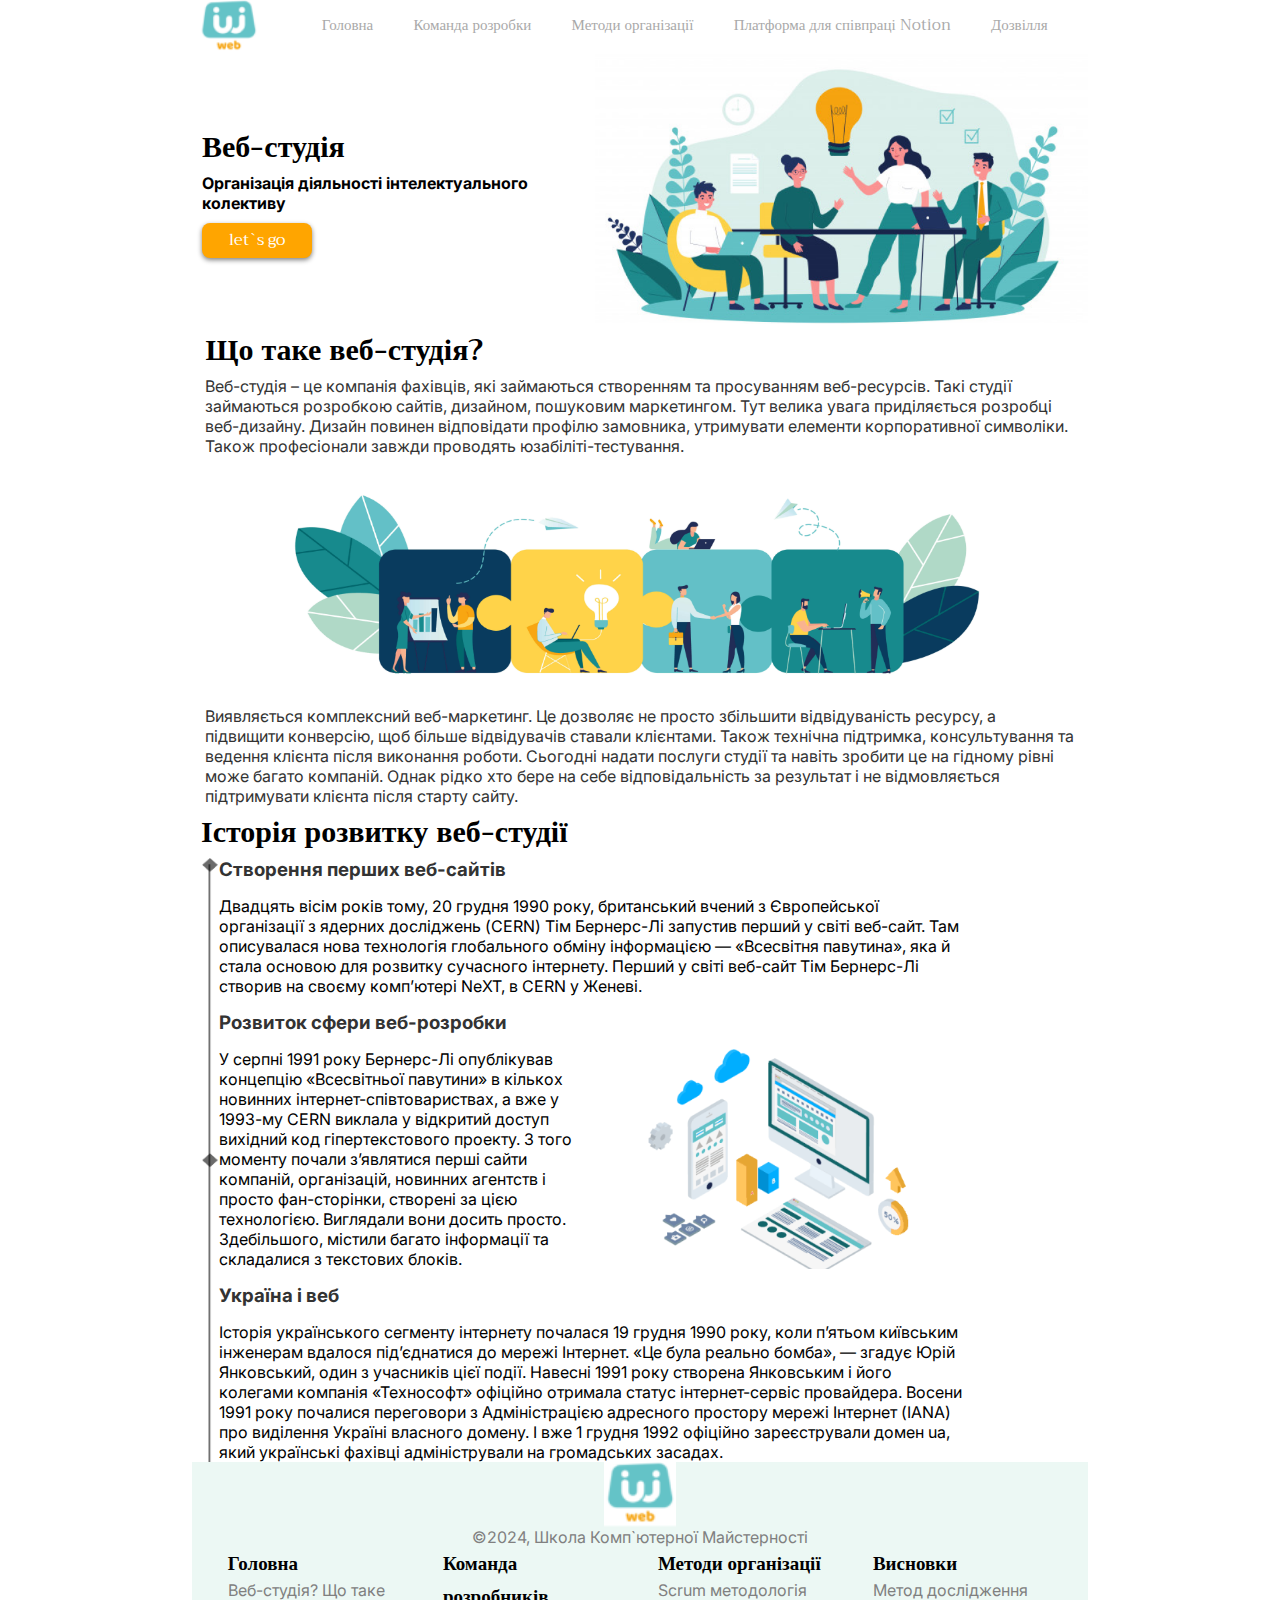
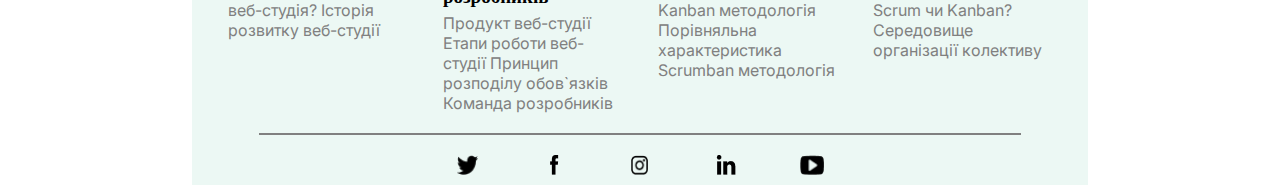
<file: index.html>
<!DOCTYPE html>
<html lang="en">
<head>
	<meta charset="UTF-8">
	<meta name="viewport" content="width=device-width, initial-scale=1.0">
	<title>Document</title>
	<link rel="stylesheet" href="css/style.css">
	<link rel="preconnect" href="https://fonts.googleapis.com">
	<link rel="preconnect" href="https://fonts.gstatic.com" crossorigin>
	<link href="https://fonts.googleapis.com/css2?family=Playfair+Display:ital,wght@0,400..900;1,400..900&family=Roboto:ital,wght@0,100;0,300;0,400;0,500;0,700;0,900;1,100;1,300;1,400;1,500;1,700;1,900&family=Trirong:ital,wght@0,100;0,200;0,300;0,400;0,500;0,600;0,700;0,800;0,900;1,100;1,200;1,300;1,400;1,500;1,600;1,700;1,800;1,900&display=swap" rel="stylesheet">
	<link rel="preconnect" href="https://fonts.gstatic.com" crossorigin>
	<link href="https://fonts.googleapis.com/css2?family=Inter:ital,opsz,wght@0,14..32,100..900;1,14..32,100..900&family=Playfair+Display:ital,wght@0,400..900;1,400..900&family=Roboto:ital,wght@0,100;0,300;0,400;0,500;0,700;0,900;1,100;1,300;1,400;1,500;1,700;1,900&family=Trirong:ital,wght@0,100;0,200;0,300;0,400;0,500;0,600;0,700;0,800;0,900;1,100;1,200;1,300;1,400;1,500;1,600;1,700;1,800;1,900&display=swap" rel="stylesheet">
</head>
<body>
	<div class="container">
		<header>
			<div class="header_nav">
				<div class="nav_logo"></div>
			<nav>	
				<div class="nav_item">
					<input type="checkbox" id="check-menu">
					<label for="check-menu"></label>
					<div class="burger-line first"></div>
					<div class="burger-line second"></div>
					<div class="burger-line third"></div>
					<div class="burger-line fourth"></div>
					<div class="menu">
						<a href="index.html">
							Головна
						</a>
						<a href="team.html">
							Команда розробки
						</a>
						<a href="metodologia.html">
							Методи організації
						</a>
						<a href="tools4.html">
							Платформа для співпраці Notion
						</a>
						<a href="social.html">
							Дозвілля
						</a>
					</div>
				</div>
			</nav>
			</div>
			<div class="header_img"></div>
			<div class="header_texts">
				<h1 class="text_h1">Веб-студія</h1>
				<h4 class="texts_text">Організація діяльності інтелектуального колективу</h4>
				<button>let`s go</button>
			</div>
		</header>
		<main>
			<section>
				<h1>Що таке веб-студія?</h1>
				<div class="section_text1"><p>Веб-студія – це компанія фахівців, які займаються створенням та просуванням веб-ресурсів. Такі студії займаються розробкою сайтів, дизайном, пошуковим маркетингом. Тут велика увага приділяється розробці веб-дизайну. Дизайн повинен відповідати профілю замовника, утримувати елементи корпоративної символіки. Також професіонали завжди проводять юзабіліті-тестування.</p> </div>
				<div class="section_img"></div>
				<div class="section_text1"><p>Виявляється комплексний веб-маркетинг. Це дозволяє не просто збільшити відвідуваність ресурсу, а підвищити конверсію, щоб більше відвідувачів ставали клієнтами. Також технічна підтримка, консультування та ведення клієнта після виконання роботи. Сьогодні надати послуги студії та навіть зробити це на гідному рівні може багато компаній. Однак рідко хто бере на себе відповідальність за результат і не відмовляється підтримувати клієнта після старту сайту.</p></div>
			</section>
			<section>
				<h1 class="section_h1">Історія розвитку веб-студії</h1>
				<div class="section_leftline"></div>
				<div class="section_text">
					<h3>Створення перших веб-сайтів</h3>
					<p>Двадцять вісім років тому, 20 грудня 1990 року, британський вчений з Європейської організації з ядерних досліджень (CERN) Тім Бернерс-Лі запустив перший у світі веб-сайт. Там описувалася нова технологія глобального обміну інформацією — «Всесвітня павутина», яка й стала основою для розвитку сучасного інтернету. Перший у світі веб-сайт Тім Бернерс-Лі створив на своєму компʼютері NeXT, в CERN у Женеві.</p>
					<h3>Розвиток сфери веб-розробки</h3>
					<p>У серпні 1991 року Бернерс-Лі опублікував концепцію «Всесвітньої павутини» в кількох новинних інтернет-співтовариствах, а вже у 1993-му CERN виклала у відкритий доступ вихідний код гіпертекстового проекту. З того моменту почали зʼявлятися перші сайти компаній, організацій, новинних агентств і просто фан-сторінки, створені за цією технологією. Виглядали вони досить просто. Здебільшого, містили багато інформації та складалися з текстових блоків.</p>
					<div class="text_img"></div>
					<h3>Україна і веб</h3>
					<p>Історія українського сегменту інтернету почалася 19 грудня 1990 року, коли пʼятьом київським інженерам вдалося підʼєднатися до мережі Інтернет. «Це була реально бомба», — згадує Юрій Янковський, один з учасників цієї події. Навесні 1991 року створена Янковським і його колегами компанія «Технософт» офіційно отримала статус інтернет-сервіс провайдера. Восени 1991 року почалися переговори з Адміністрацією адресного простору мережі Інтернет (IANA) про виділення Україні власного домену. І вже 1 грудня 1992 офіційно зареєстрували домен ua, який українські фахівці адміністрували на громадських засадах.</p>
				</div>
			</section>
		</main>
		<footer>
			<div class="footer_up">
				<div class="footer_img"></div>
			<p class="avtor">©2024, Школа Комп`ютерної Майстерності</p>
			</div>
			
			<div class="footer_textbox">
				<a href="index.html"><h3>Головна</h3></a>
				<p>Веб-студія?
					Що таке веб-студія?
					Історія розвитку веб-студії</p>
			</div>
			<div class="footer_textbox">
				<a href=""><h3>Команда розробників</h3></a>
				<p>
				Продукт веб-студії
				Етапи роботи веб-студії
				Принцип розподілу обов`язків 
				Команда розробників
			</div>
			<div class="footer_textbox">
				<a href=""><h3>Методи організації</h3></a>
				<p>
				Scrum методологія
				Kanban методологія
				Порівняльна характеристика
				Scrumban методологія	
				</p>
			</div>
			<div class="footer_textbox">
				<a href="tools4.html"><h3>Висновки</h3></a>
				<p>
				Метод дослідження
				Scrum чи Kanban?
				Середовище організації колективу 
				</p>
			</div>
			<div class="footer_line"></div>		
			<div class="footer_media">
				<div class="media_item"></div>
				<div class="media_item"></div>
				<div class="media_item"></div>
				<div class="media_item"></div>
				<div class="media_item"></div>
			</div>
		</footer>
</body>
</html>
</file>
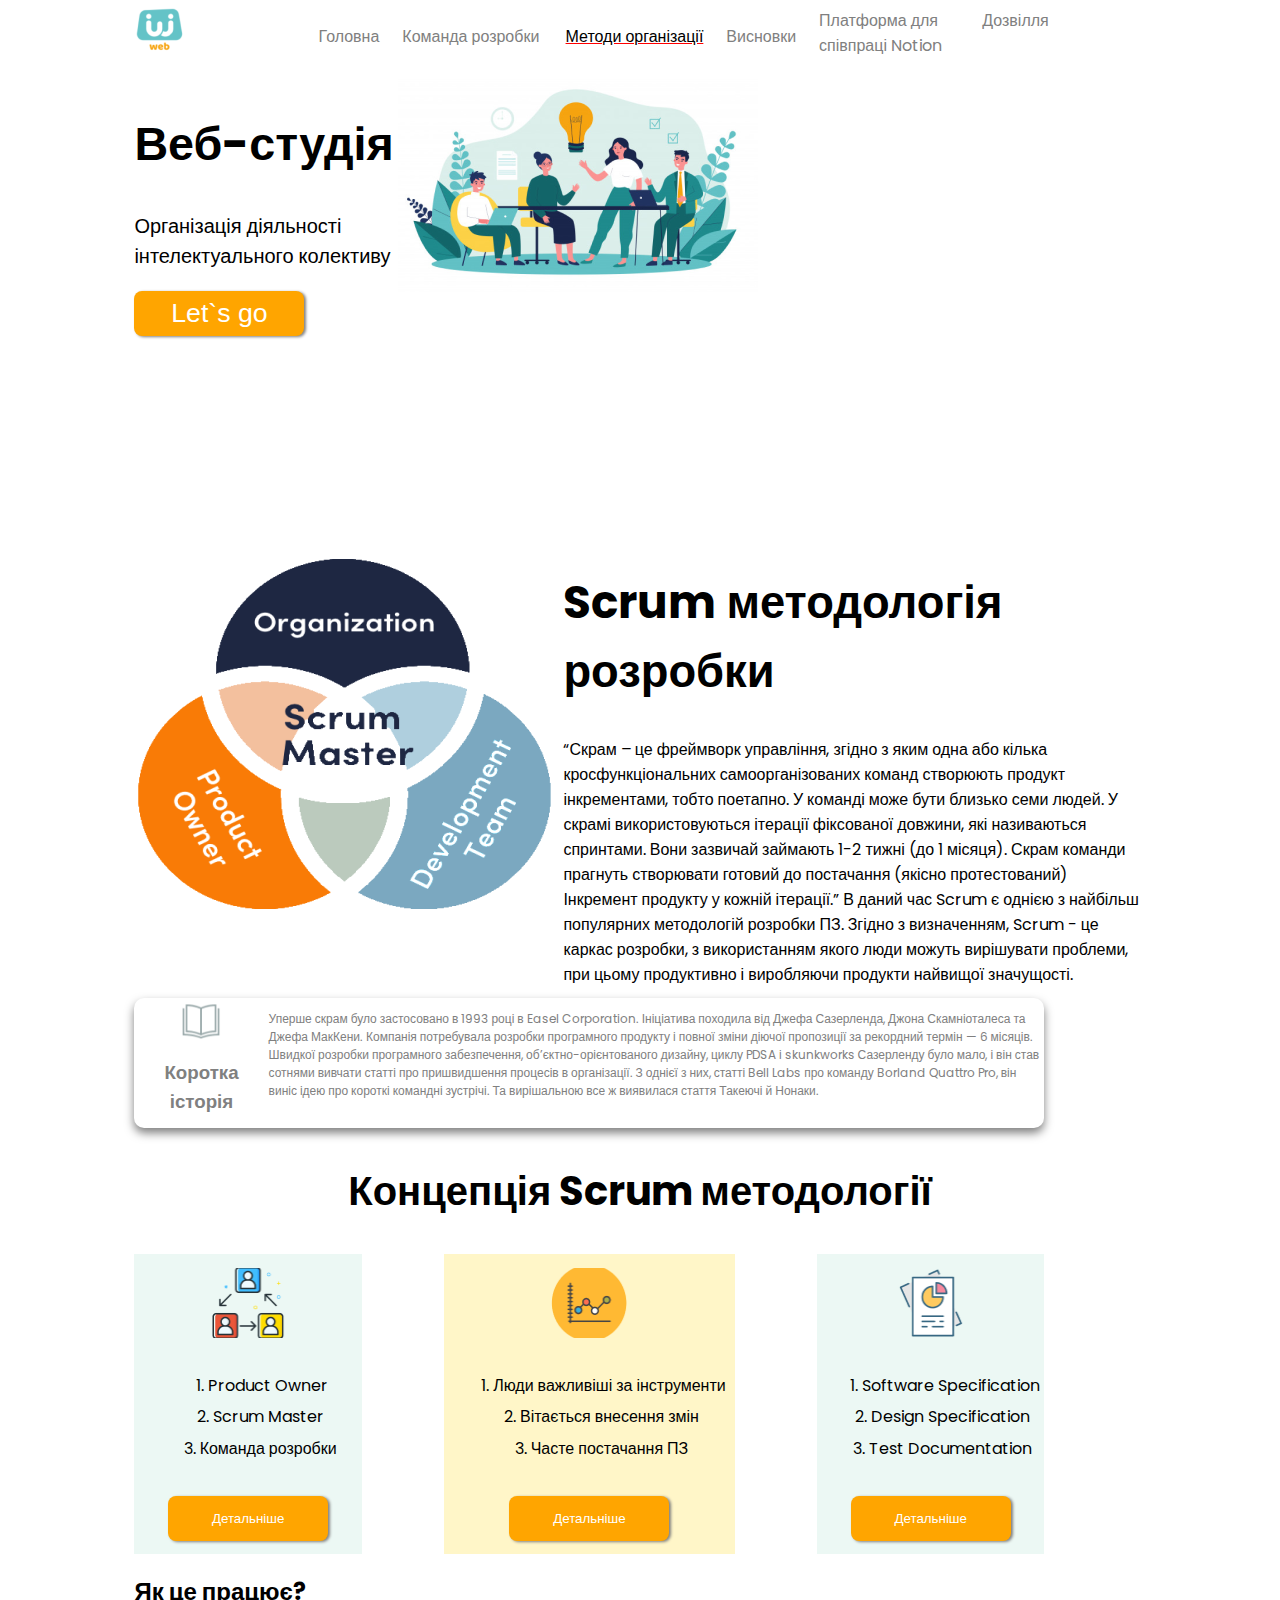
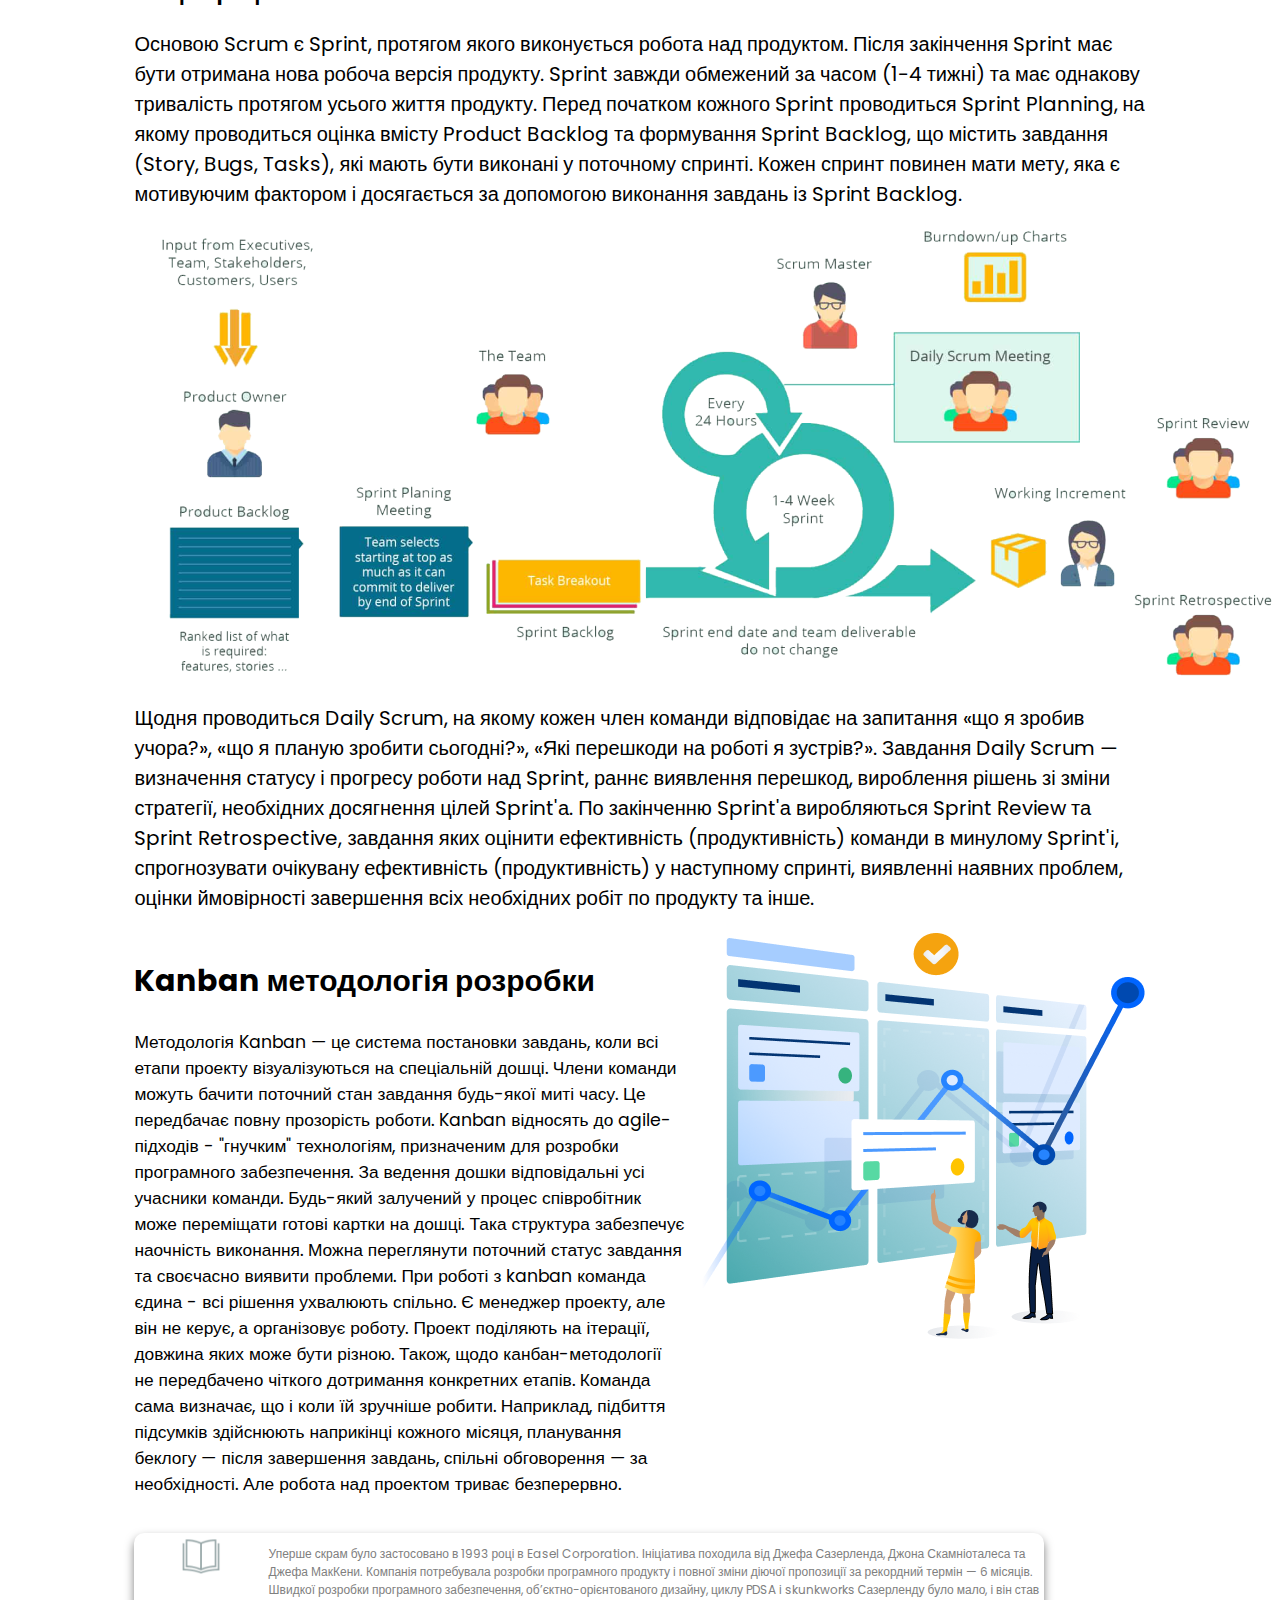
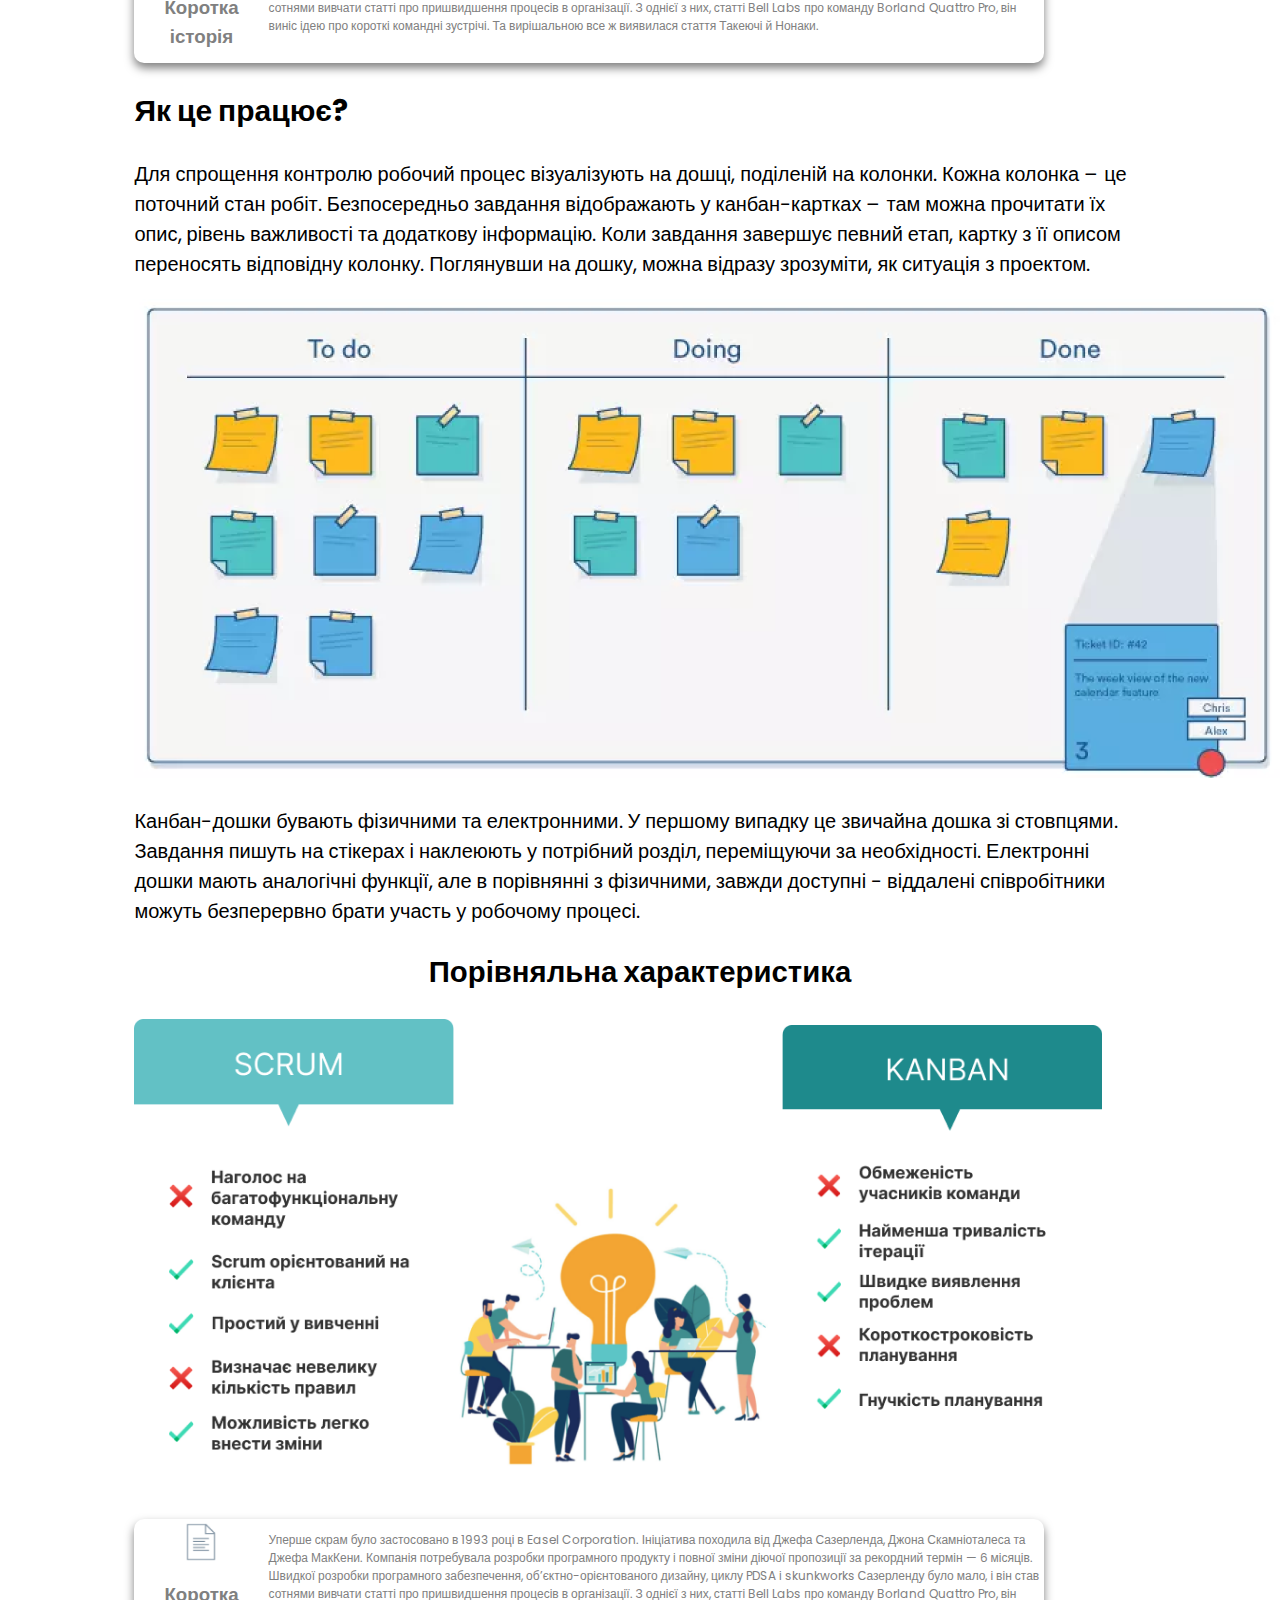
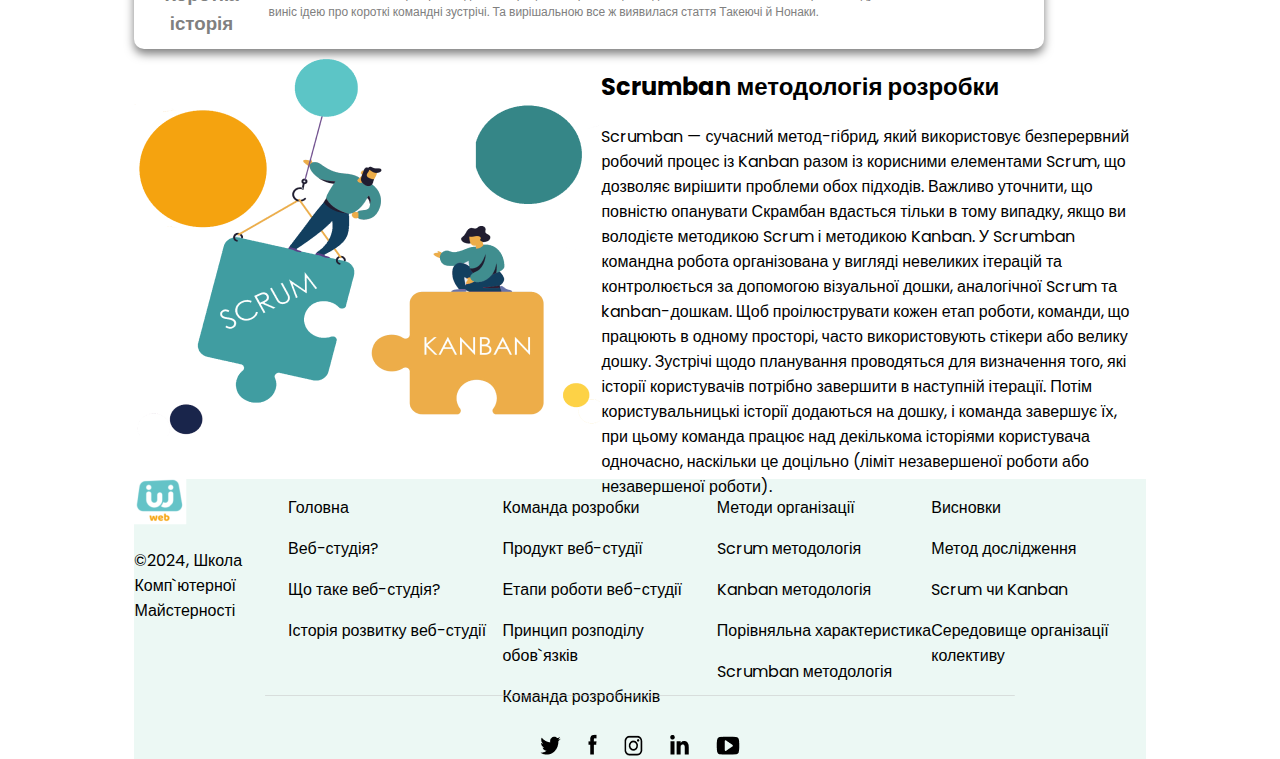
<file: metodologia.html>
<!DOCTYPE html>
<html>
<head>
	<title></title>
	<link rel="stylesheet" type="text/css" href="css_met/style.css">
</head>
<body>
	<div class="container">
		<nav>
			<div class="img">
			<img src="img/logo.png">
			</div>
			<div class="nav">
				<p><a href="index.html">Головна</a></p>
				<a href="team.html"><p>Команда розробки</p></a>
				<p class="paragraf7"><a href="metodologia.html">Методи організації</a></p>
				<p><a href="tools4.html">Висновки</a></p>
				<a href="tools4.html">
							Платформа для співпраці Notion
						</a>
						<a href="social.html">
							Дозвілля
						</a>
			</div>
		</nav>
		<header>
			<div class="item">
			<div class="header">
				<h1 class="h3">Веб-студія</h1>
				<p class="paragraf6">Організація діяльності інтелектуального колективу</p>
				<button class="button1">Let`s go</button>
			</div>
			<div class="img1">
				<img src="img/lending_image.png">
			</div>
			</div>
		</header>
		<main>
			<div class="main">
			<div class="main1">
			<img src="img/scrum-master2 1.png">
			</div>
			<div class="main2">
				<h1>Scrum методологія розробки</h1>
				<p class="paragraf3">“Скрам – це фреймворк управління, згідно з яким одна або кілька кросфункціональних самоорганізованих команд створюють продукт інкрементами, тобто поетапно. У команді може бути близько семи людей. У скрамі використовуються ітерації фіксованої довжини, які називаються спринтами. Вони зазвичай займають 1-2 тижні (до 1 місяця). Скрам команди прагнуть створювати готовий до постачання (якісно протестований) Інкремент продукту у кожній ітерації.” В даний час Scrum є однією з найбільш популярних методологій розробки ПЗ. Згідно з визначенням, Scrum - це каркас розробки, з використанням якого люди можуть вирішувати проблеми, при цьому продуктивно і виробляючи продукти найвищої значущості.</p>
			</div>
			</div>
			<div class="story_scrum">
        <div class="story1">
          <img src="img/icon_book.png" alt="" class="img_book">
          <h3 class="h3_scr_m">Коротка історія</h3>
        </div>
        <div class="story2">
        <p class="p_scr_m">Уперше скрам було застосовано в 1993 році в Easel Corporation. Ініціатива походила від Джефа Сазерленда, Джона Скамніоталеса та Джефа МакКени. Компанія потребувала розробки програмного продукту і повної зміни діючої пропозиції за рекордний термін — 6 місяців. Швидкої розробки програмного забезпечення, об’єктно-орієнтованого дизайну, циклу PDSA і skunkworks Сазерленду було мало, і він став сотнями вивчати статті про пришвидшення процесів в організації. З однієї з них, статті Bell Labs про команду Borland Quattro Pro, він виніс ідею про короткі командні зустрічі. Та вирішальною все ж виявилася стаття Такеючі й Нонаки.</p>
        </div>
      </div>
			<div class="concept_scrum">
        <h2 class="h2_concept">
          Концепція Scrum методології
        </h2>
        <div class="div_concept">
          <div class="div_item_c1">
            <img src="img/rotation.png" alt="" class="concept">
            <ol>
              <li>Product Owner</li>
              <li>Scrum Master</li>
              <li>Команда розробки </li>
            </ol>
            <button class="buttom_concept ">Детальніше</button>
          </div>
          <div class="div_item_c2">
            <img src="img/graph.png" alt="" class="concept">
            <ol>
              <li>Люди важливіші за інструменти</li>
              <li>Вітається внесення змін </li>
              <li>Часте постачання ПЗ</li>
            </ol>
            <button class="buttom_concept">Детальніше</button>
          </div>
          <div class="div_item_c1">
            <img src="img/analitik.png" alt="" class="concept">
            <ol>
              <li>Software Specification</li>
              <li>Design Specification</li>
              <li>Test Documentation</li>
            </ol>
            <button class="buttom_concept">Детальніше </button>
          </div>
        </div>
    <div>
			<div>
				<h2>Як це працює?</h4>
				<p class="paragraf1">Основою Scrum є Sprint, протягом якого виконується робота над продуктом. Після закінчення Sprint має бути отримана нова робоча версія продукту. Sprint завжди обмежений за часом (1-4 тижні) та має однакову тривалість протягом усього життя продукту. Перед початком кожного Sprint проводиться Sprint Planning, на якому проводиться оцінка вмісту Product Backlog та формування Sprint Backlog, що містить завдання (Story, Bugs, Tasks), які мають бути виконані у поточному спринті. Кожен спринт повинен мати мету, яка є мотивуючим фактором і досягається за допомогою виконання завдань із Sprint Backlog.</p>
				<img src="img/scrum_work.png">
				<p class="paragraf2">Щодня проводиться Daily Scrum, на якому кожен член команди відповідає на запитання «що я зробив учора?», «що я планую зробити сьогодні?», «Які перешкоди на роботі я зустрів?». Завдання Daily Scrum — визначення статусу і прогресу роботи над Sprint, раннє виявлення перешкод, вироблення рішень зі зміни стратегії, необхідних досягнення цілей Sprint'а. По закінченню Sprint'а виробляються Sprint Review та Sprint Retrospective, завдання яких оцінити ефективність (продуктивність) команди в минулому Sprint'і, спрогнозувати очікувану ефективність (продуктивність) у наступному спринті, виявленні наявних проблем, оцінки ймовірності завершення всіх необхідних робіт по продукту та інше.</p>
			</div>
			<div class="kanban">			
				<div class="text">
				<h2>Kanban методологія розробки</h2>
				<p class="paragraf4">Методологія Kanban — це система постановки завдань, коли всі етапи проекту візуалізуються на спеціальній дошці. Члени команди можуть бачити поточний стан завдання будь-якої миті часу. Це передбачає повну прозорість роботи. Kanban відносять до agile-підходів - "гнучким" технологіям, призначеним для розробки програмного забезпечення. За ведення дошки відповідальні усі учасники команди. Будь-який залучений у процес співробітник може переміщати готові картки на дошці. Така структура забезпечує наочність виконання. Можна переглянути поточний статус завдання та своєчасно виявити проблеми. При роботі з kanban команда єдина - всі рішення ухвалюють спільно. Є менеджер проекту, але він не керує, а організовує роботу. Проект поділяють на ітерації, довжина яких може бути різною. Також, щодо канбан-методології не передбачено чіткого дотримання конкретних етапів. Команда сама визначає, що і коли їй зручніше робити. Наприклад, підбиття підсумків здійснюють наприкінці кожного місяця, планування беклогу — після завершення завдань, спільні обговорення — за необхідності. Але робота над проектом триває безперервно.</p>
			</div>
			<div>
				<img src="img/Jira 1.png">
			</div>
		</div>
				<div class="story_scrum">
        <div class="story1">
          <img src="img/icon_book.png" alt="" class="img_book">
          <h3 class="h3_scr_m">Коротка історія</h3>
        </div>
        <div class="story2">
        <p class="p_scr_m">Уперше скрам було застосовано в 1993 році в Easel Corporation. Ініціатива походила від Джефа Сазерленда, Джона Скамніоталеса та Джефа МакКени. Компанія потребувала розробки програмного продукту і повної зміни діючої пропозиції за рекордний термін — 6 місяців. Швидкої розробки програмного забезпечення, об’єктно-орієнтованого дизайну, циклу PDSA і skunkworks Сазерленду було мало, і він став сотнями вивчати статті про пришвидшення процесів в організації. З однієї з них, статті Bell Labs про команду Borland Quattro Pro, він виніс ідею про короткі командні зустрічі. Та вирішальною все ж виявилася стаття Такеючі й Нонаки.</p>
        </div>
      </div>
		<div class="itemss">
			<h2>Як це працює?</h2>
			<p>Для спрощення контролю робочий процес візуалізують на дошці, поділеній на колонки. Кожна колонка – це поточний стан робіт. Безпосередньо завдання відображають у канбан-картках – там можна прочитати їх опис, рівень важливості та додаткову інформацію. Коли завдання завершує певний етап, картку з її описом переносять відповідну колонку. Поглянувши на дошку, можна відразу зрозуміти, як ситуація з проектом.</p>
			<img src="img/изображение 3.png">
			<p>Канбан-дошки бувають фізичними та електронними. У першому випадку це звичайна дошка зі стовпцями. Завдання пишуть на стікерах і наклеюють у потрібний розділ, переміщуючи за необхідності. Електронні дошки мають аналогічні функції, але в порівнянні з фізичними, завжди доступні - віддалені співробітники можуть безперервно брати участь у робочому процесі.</p>
		</div>
		<div>
		<h2 class="h2">Порівняльна характеристика</h2>
		</div>
		<div class="img3">
			<img class="image" src="img/compare_scrum.png">
			<img class="image" src="img/изображение 2.png">
			<img class="image" src="img/compare_kanban.png">
		</div>
			<div class="div">
				<div class="story_scrum">
        <div class="story1">
          <img src="img/icon_dok.png" alt="" class="img_book">
          <h3 class="h3_scr_m">Коротка історія</h3>
        </div>
        <div class="story2">
        <p class="p_scr_m">Уперше скрам було застосовано в 1993 році в Easel Corporation. Ініціатива походила від Джефа Сазерленда, Джона Скамніоталеса та Джефа МакКени. Компанія потребувала розробки програмного продукту і повної зміни діючої пропозиції за рекордний термін — 6 місяців. Швидкої розробки програмного забезпечення, об’єктно-орієнтованого дизайну, циклу PDSA і skunkworks Сазерленду було мало, і він став сотнями вивчати статті про пришвидшення процесів в організації. З однієї з них, статті Bell Labs про команду Borland Quattro Pro, він виніс ідею про короткі командні зустрічі. Та вирішальною все ж виявилася стаття Такеючі й Нонаки.</p>
        </div>
      </div>
		</div>
			<div class="itemsi">
			<div>
				<img src="img/11111k 1.png">
			</div>
			<div>
			<h2>Scrumban методологія розробки</h2>
			<p class="paragraf5">Scrumban — сучасний метод-гібрид, який використовує безперервний робочий процес із Kanban разом із корисними елементами Scrum, що дозволяє вирішити проблеми обох підходів. Важливо уточнити, що повністю опанувати Скрамбан вдасться тільки в тому випадку, якщо ви володієте методикою Scrum і методикою Kanban. У Scrumban командна робота організована у вигляді невеликих ітерацій та контролюється за допомогою візуальної дошки, аналогічної Scrum та kanban-дошкам. Щоб проілюструвати кожен етап роботи, команди, що працюють в одному просторі, часто використовують стікери або велику дошку. Зустрічі щодо планування проводяться для визначення того, які історії користувачів потрібно завершити в наступній ітерації. Потім користувальницькі історії додаються на дошку, і команда завершує їх, при цьому команда працює над декількома історіями користувача одночасно, наскільки це доцільно (ліміт незавершеної роботи або незавершеної роботи).</p>
			</div>
			</div>
			<footer>
			<div class="footer">
				<div class="div1">
					<div>
						<img class="image1" src="img/logo.png">
						<p>
							©2024, Школа
							Комп`ютерної
							Майстерності
						</p>
					</div>
					<div class="blok2">
						<p>Головна</p>
						<p>Веб-студія?</p>
						<p>Що таке веб-студія?</p>
					<p>Історія розвитку веб-студії</p>
					</div>
					<div class="blok3">
						<p>Команда розробки</p>
						<p>Продукт веб-студії</p>
							<p>Етапи роботи веб-студії</p>
						<p>Принцип розподілу обов`язків</p>
					<p>Команда розробників</p>
					</div>
					<div class="blok4">
						<p>Методи організації</p>
						<p>Scrum методологія</p>
							<p>Kanban методологія</p>
						<p>Порівняльна характеристика</p>
					<p>Scrumban методологія</p>
					</div>
					<div class="blok5">
						<p>Висновки</p>
						<p>Метод дослідження</p>
							<p>Scrum чи Kanban</p>
						<p>Середовище організації колективу</p>
					</div>
				</div>
				<div class="img4">
					<img  class="imagge" src="img/Rectangle 57.png">
				</div>
				<div class="img5">
					<img src="img/social media.png">
				</div>
			</div>
		</footer>
		</main>
	</div>
</body>
</html>
</file>
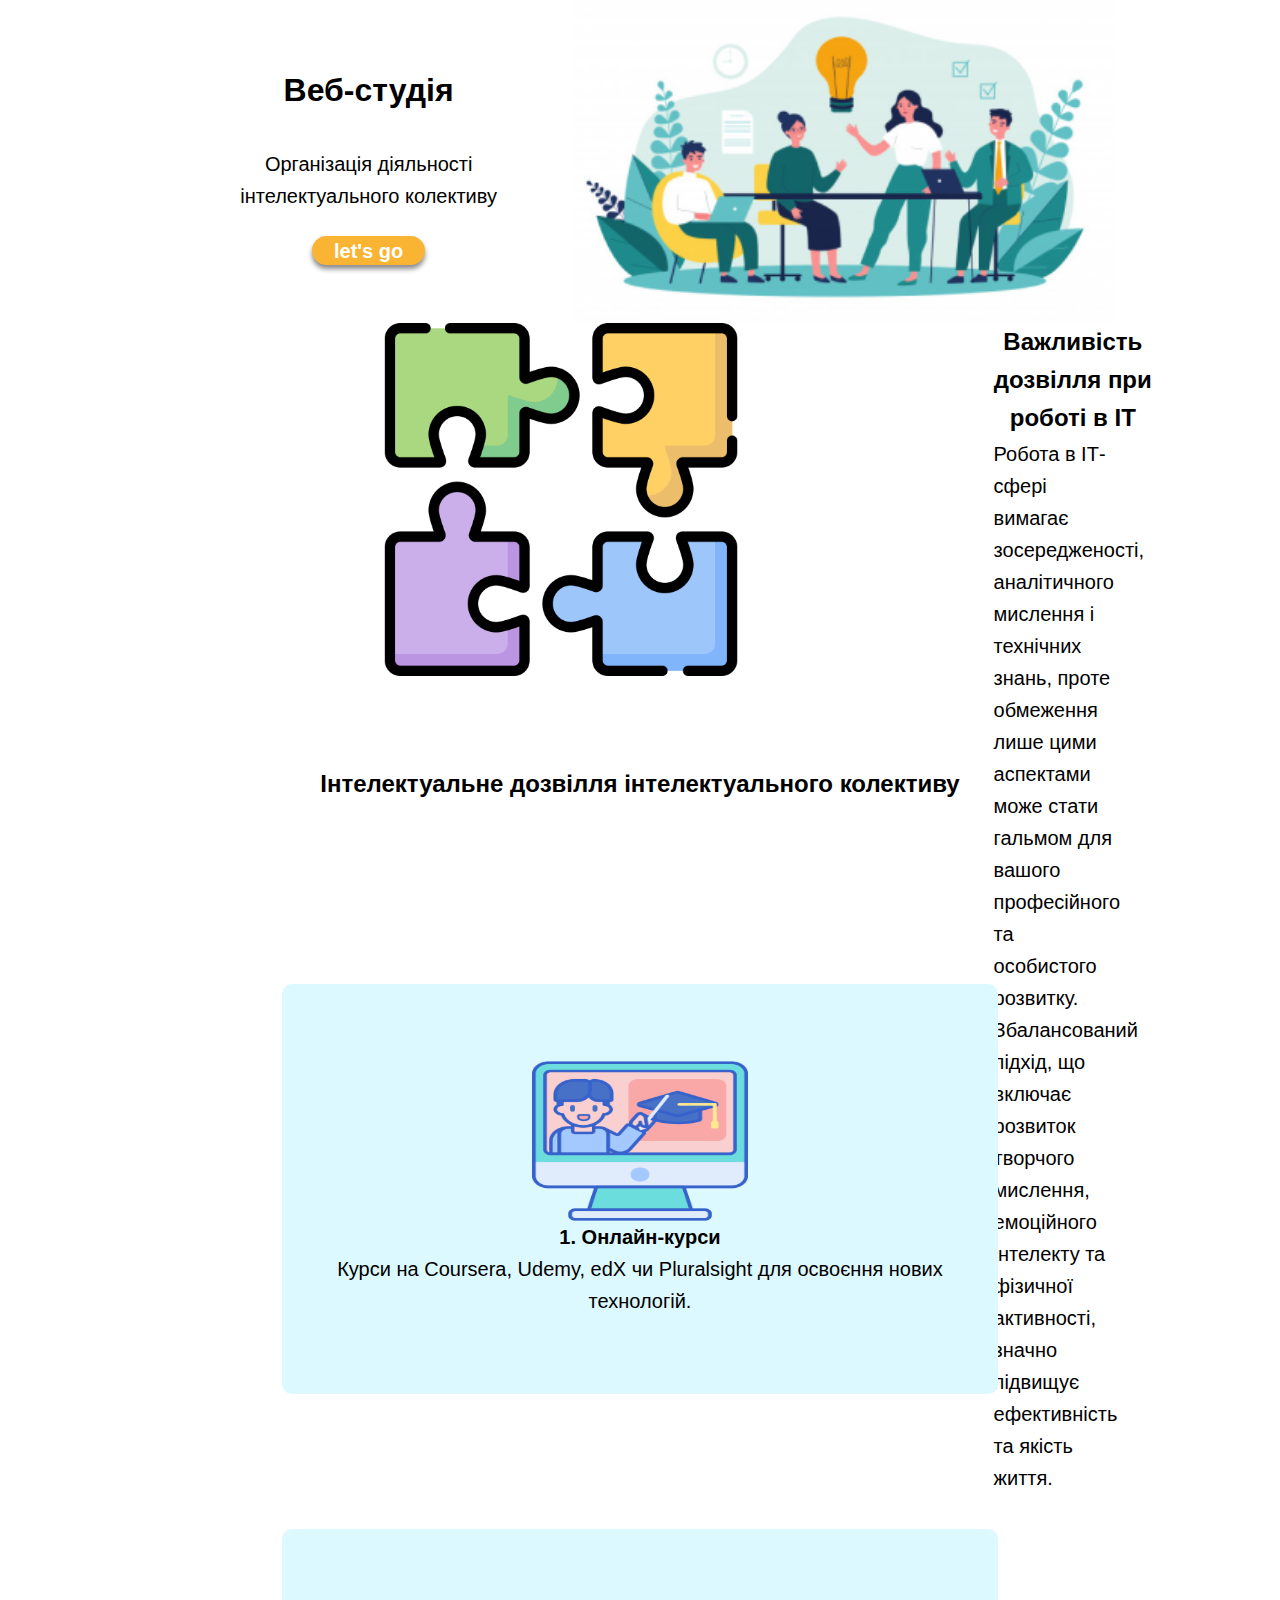
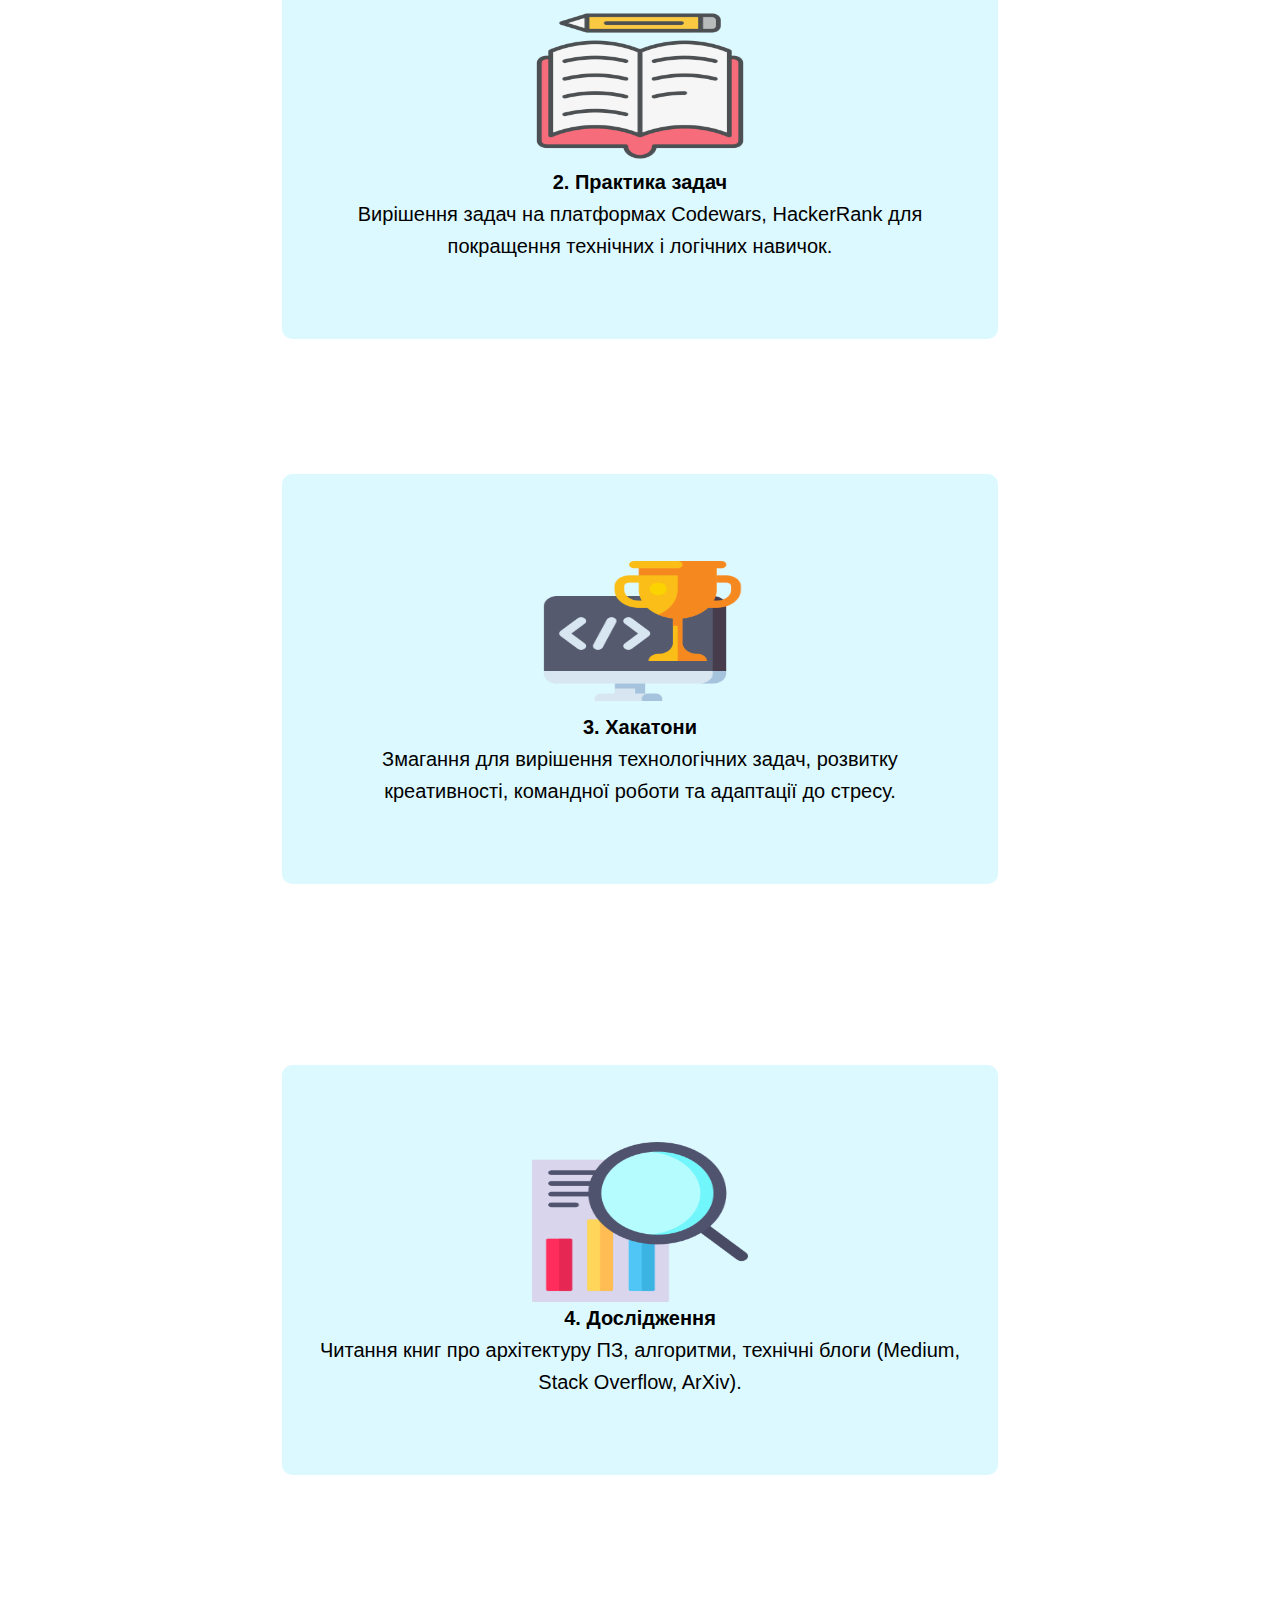
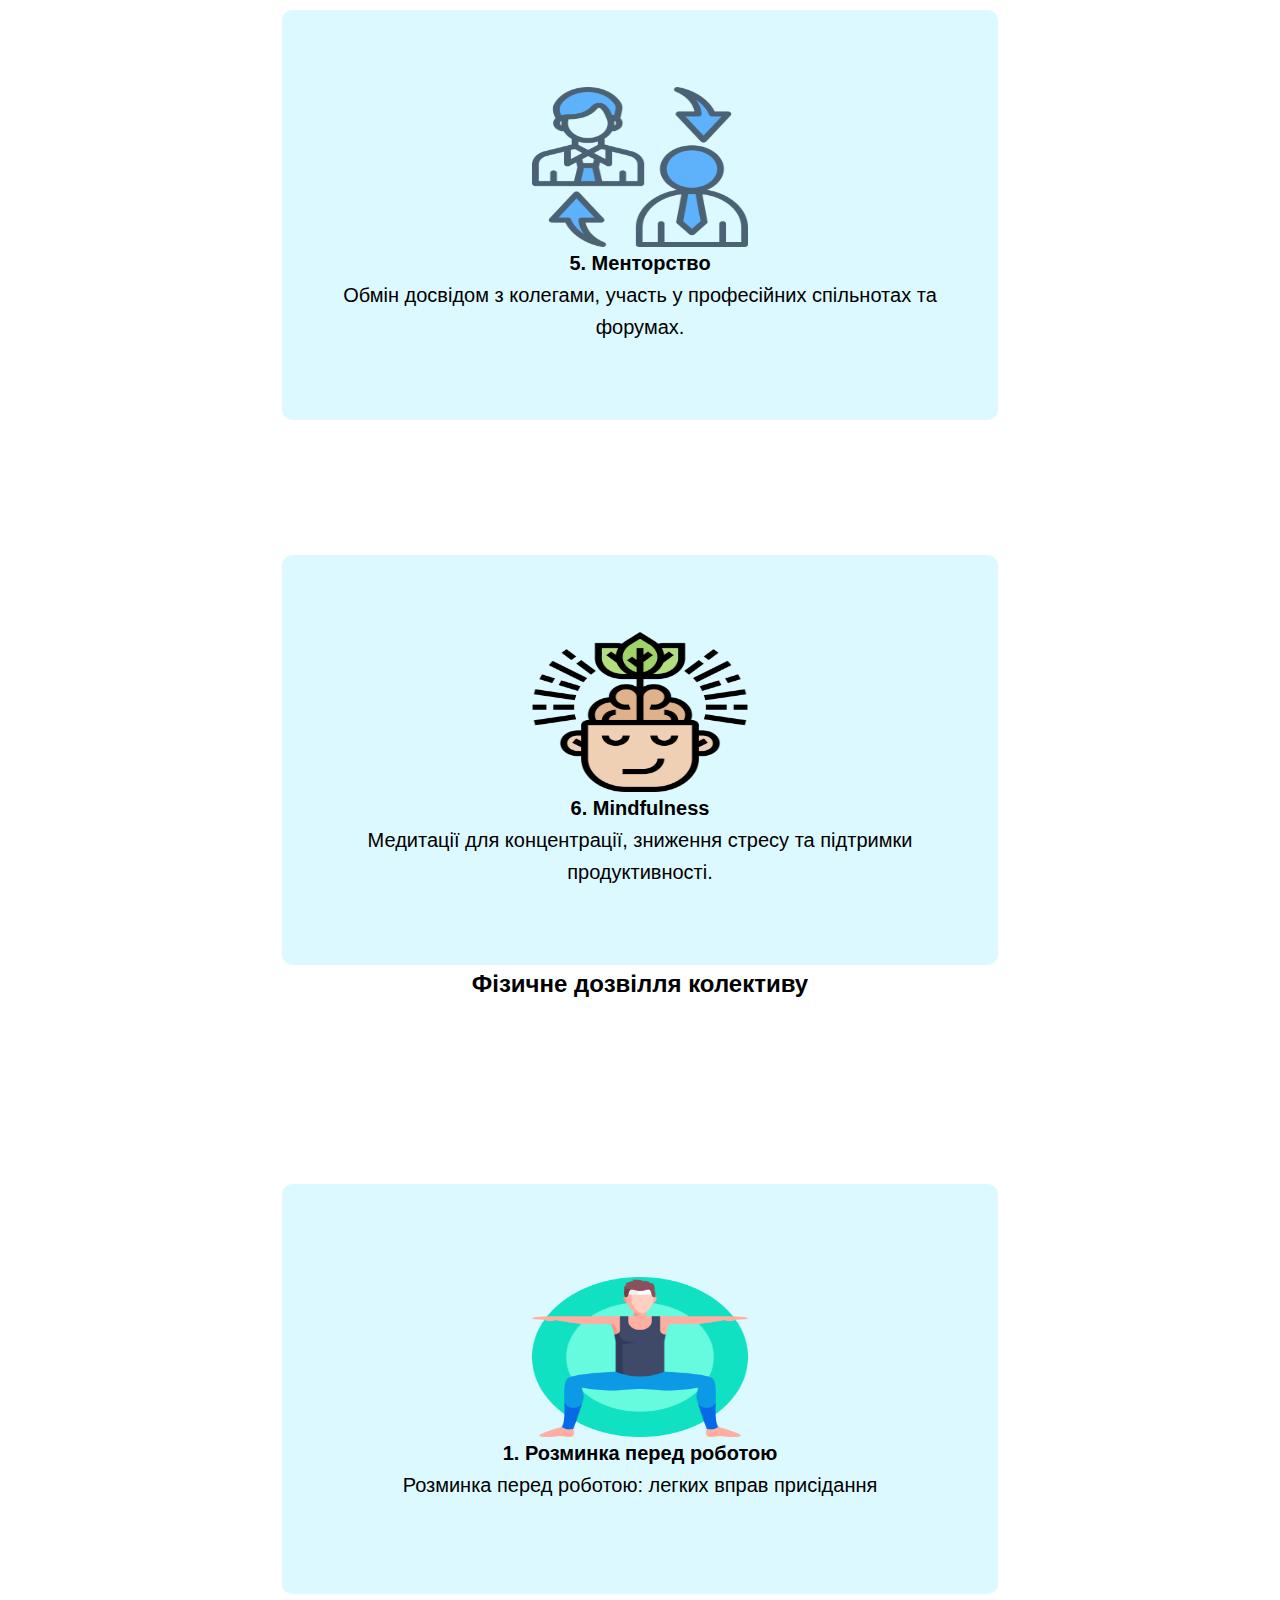
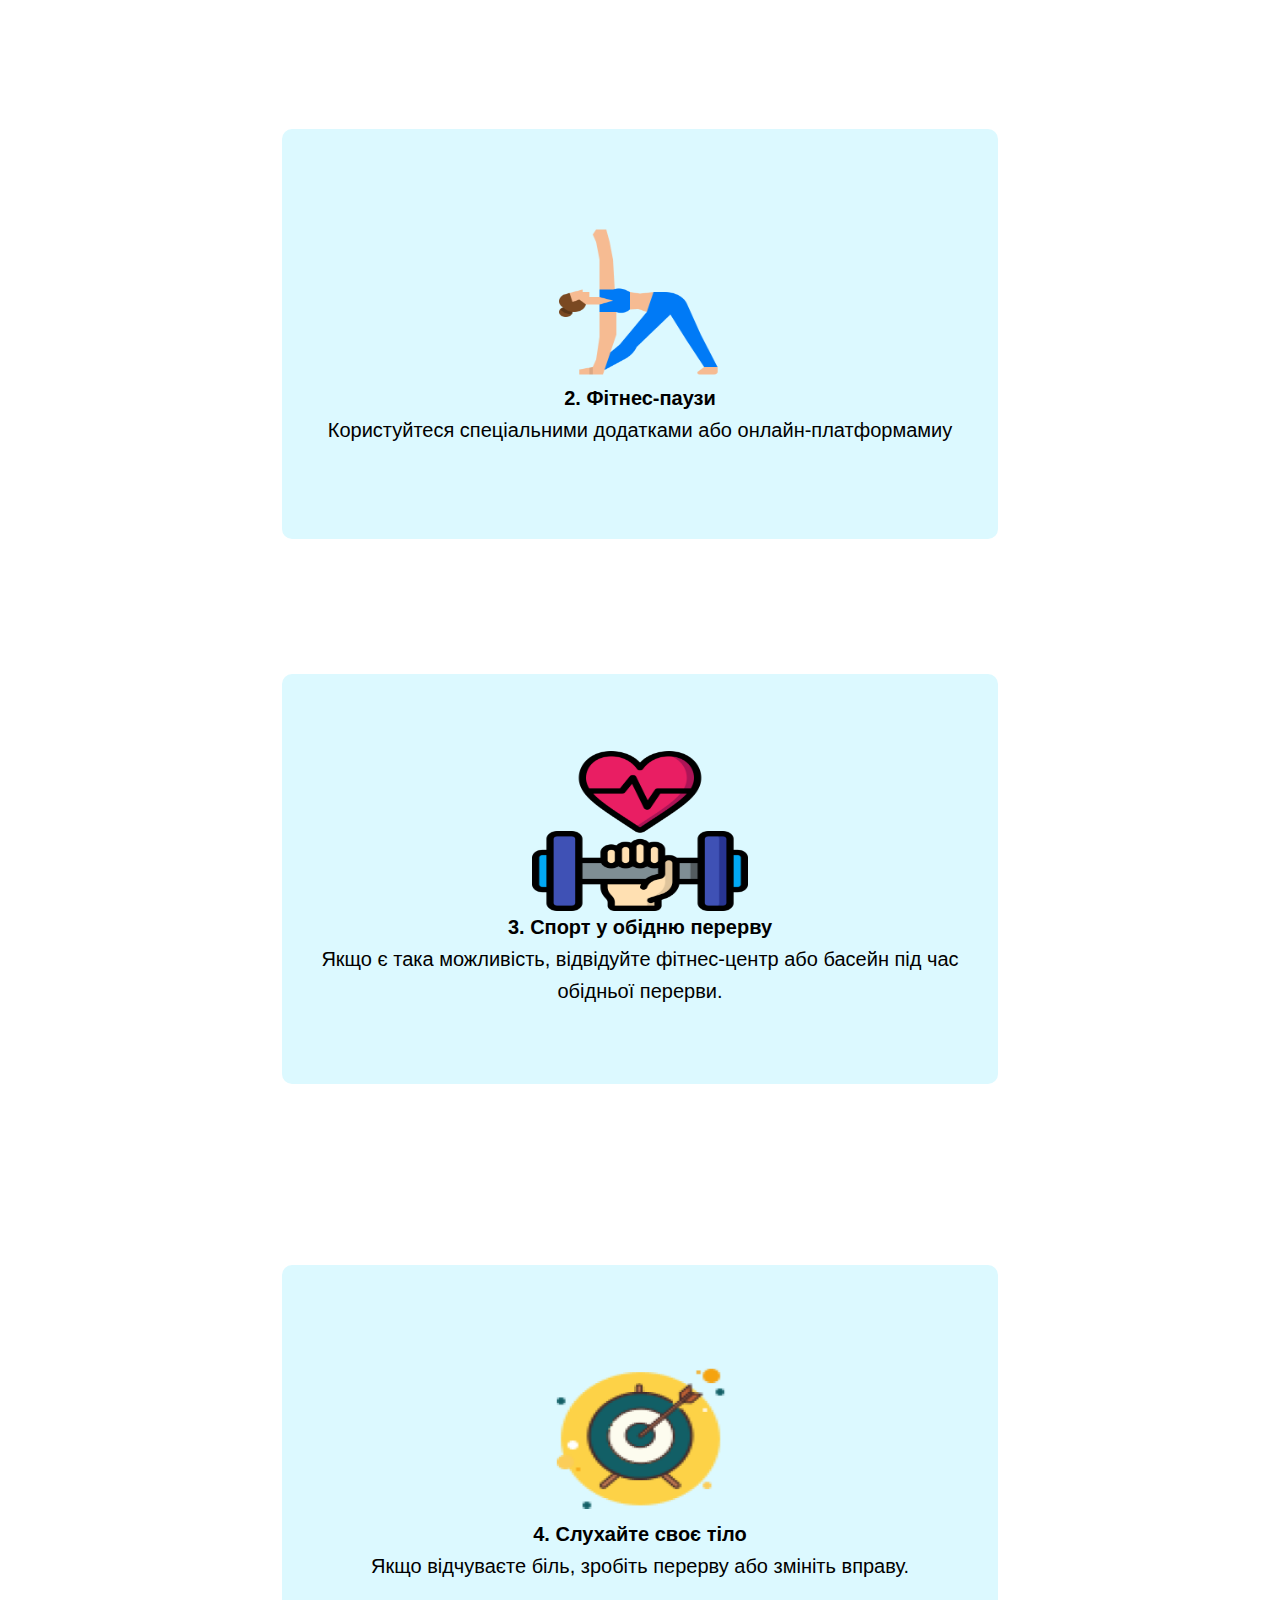
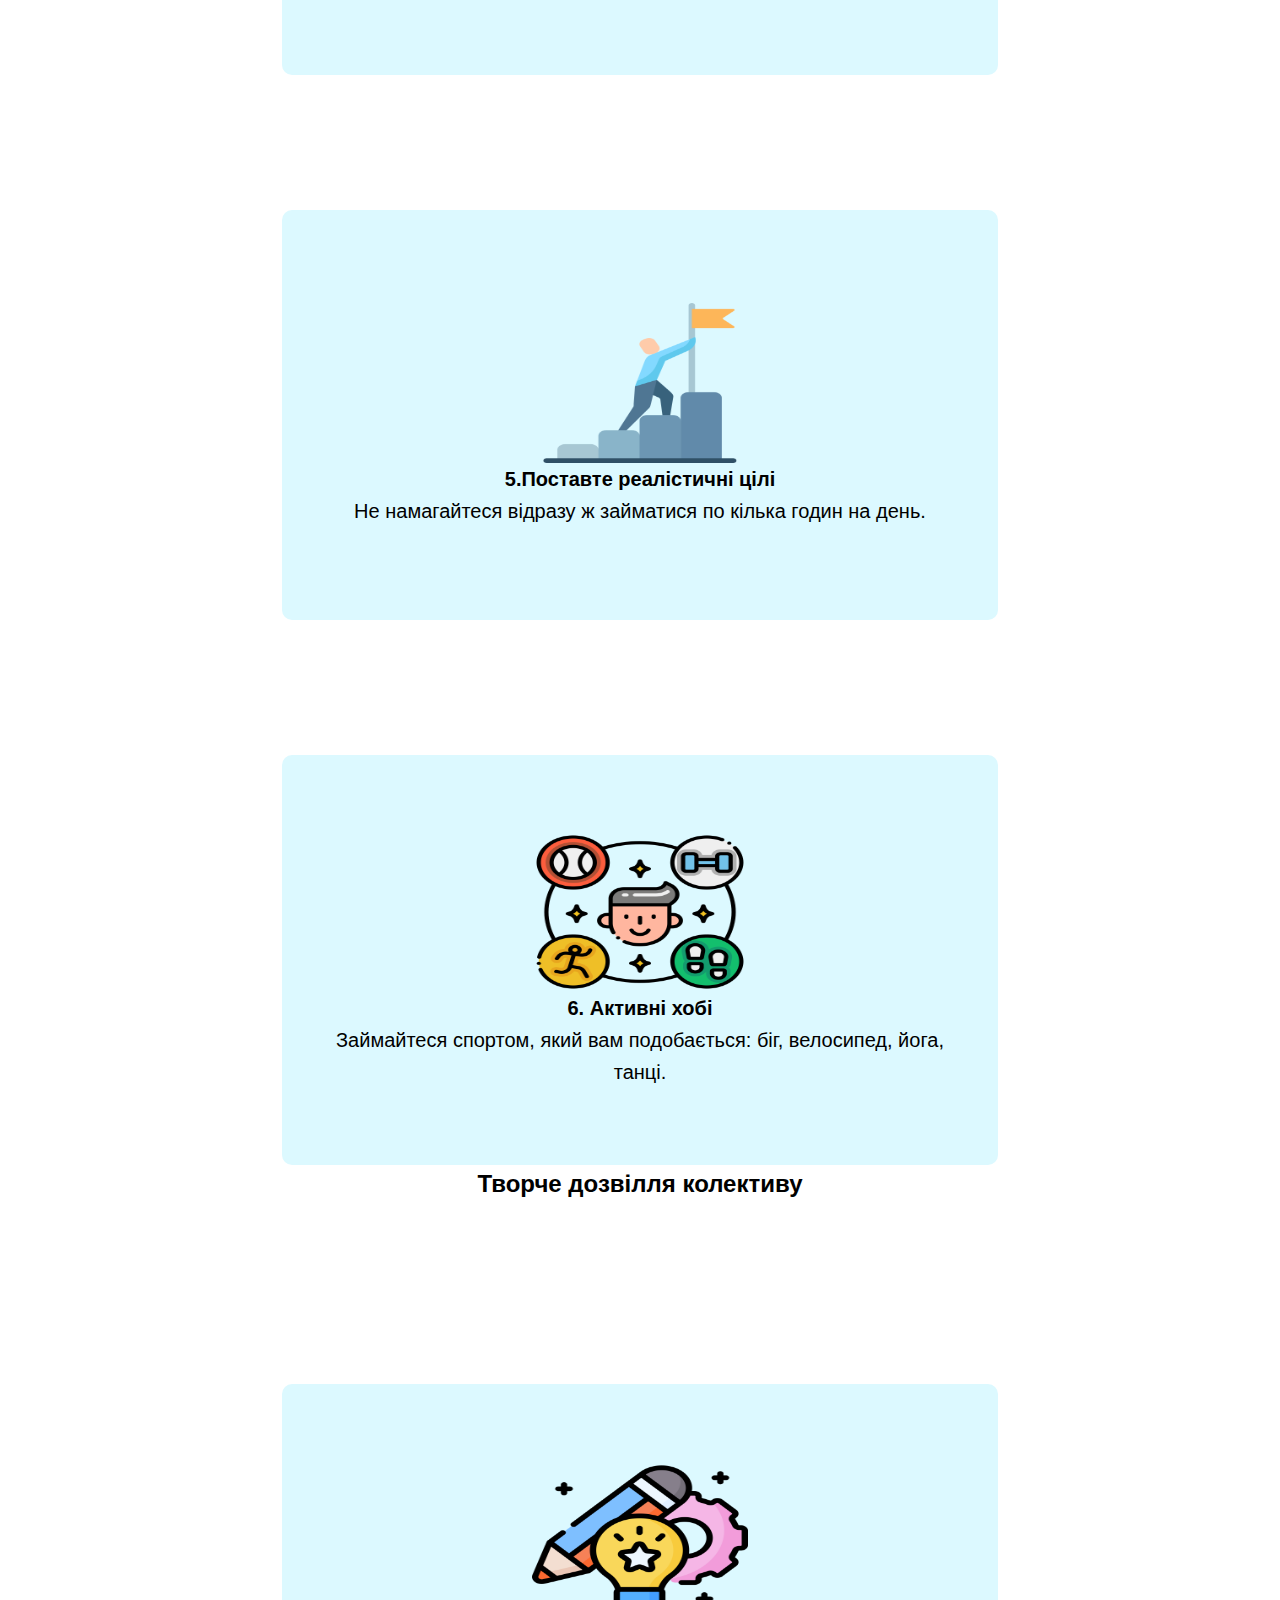
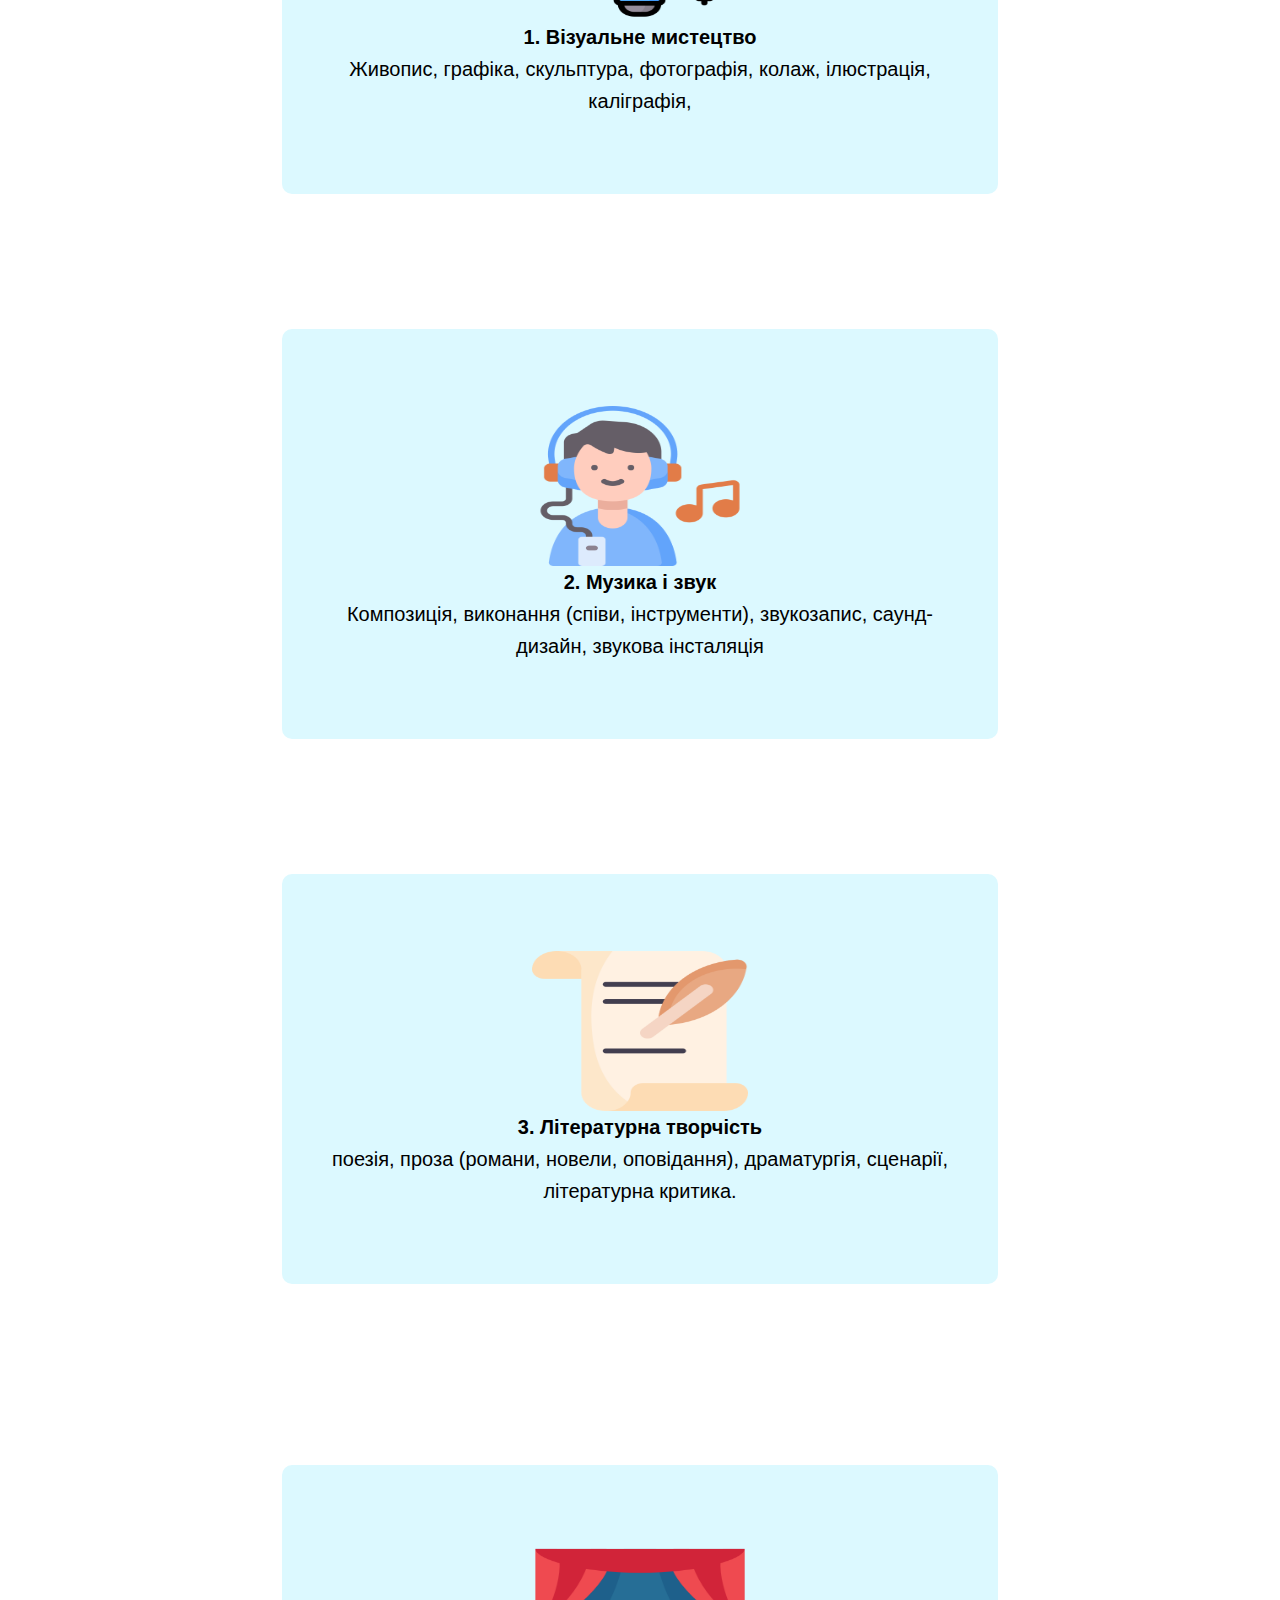
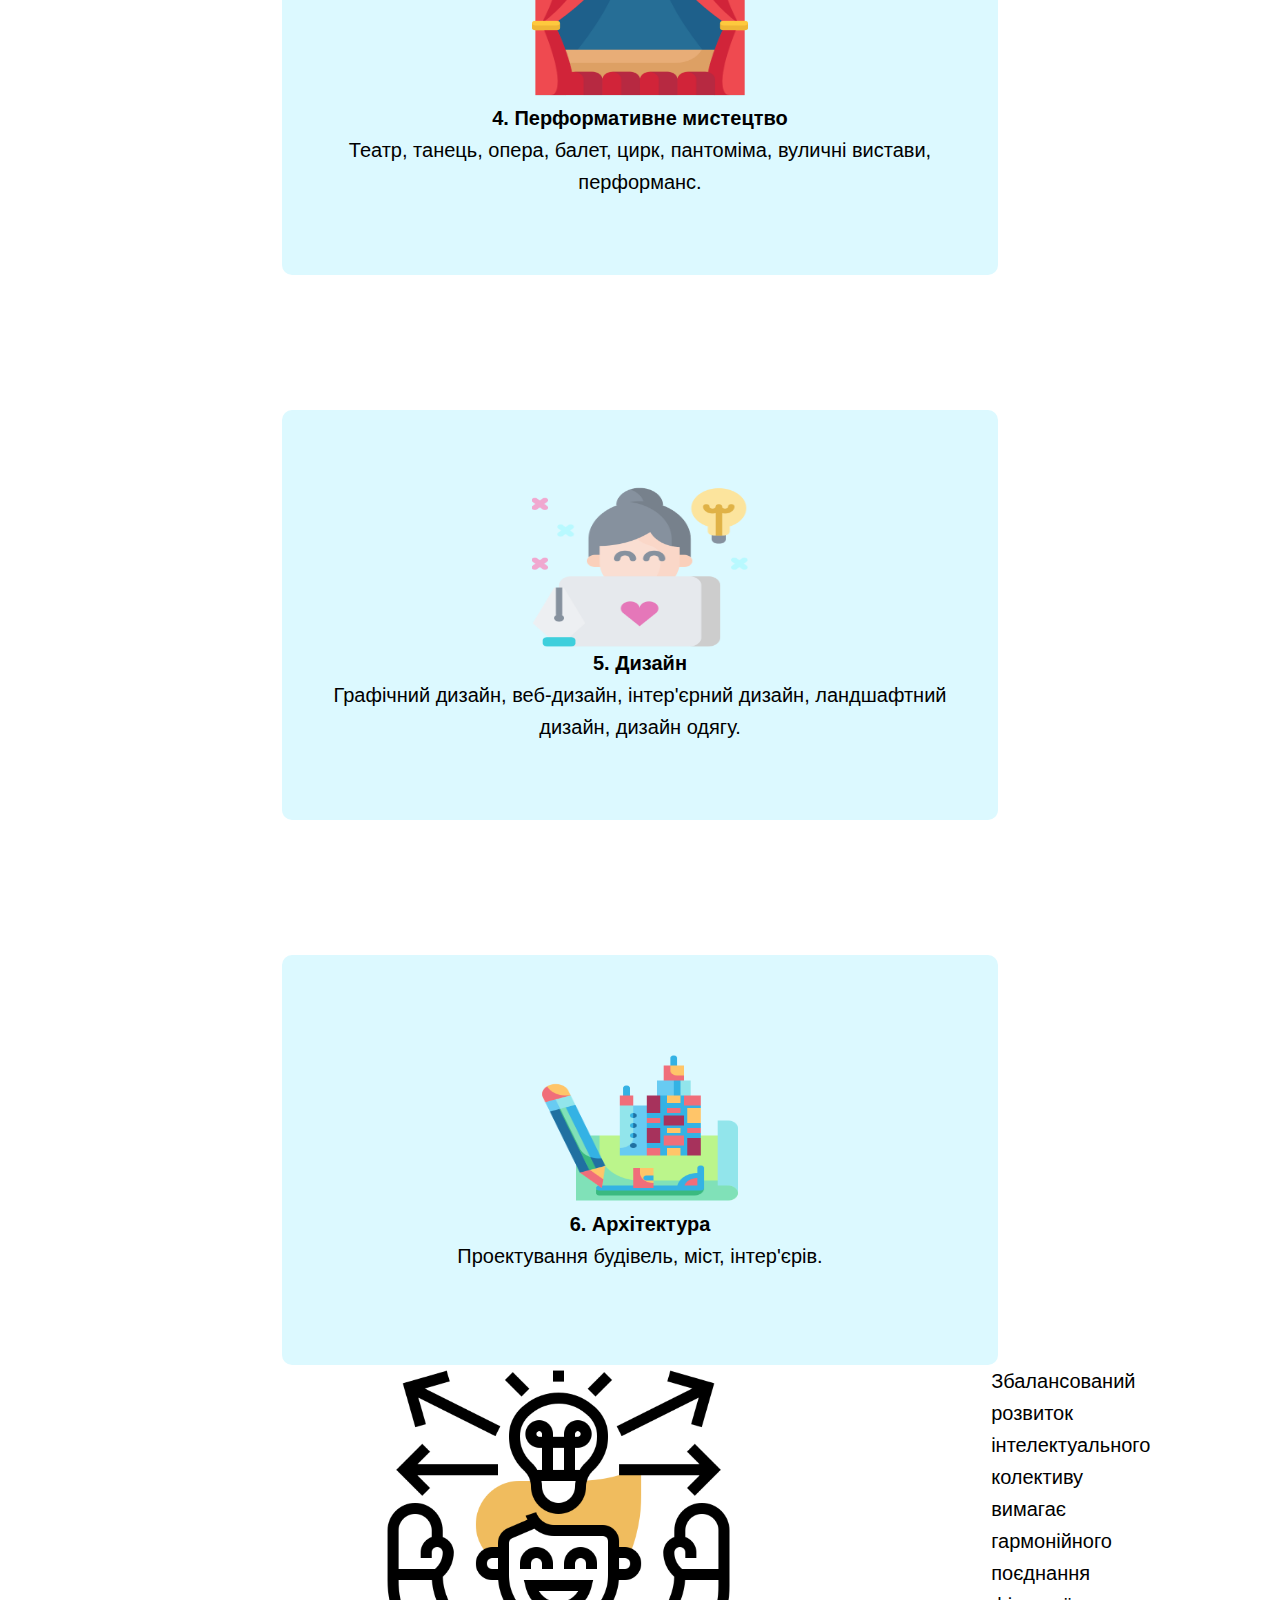
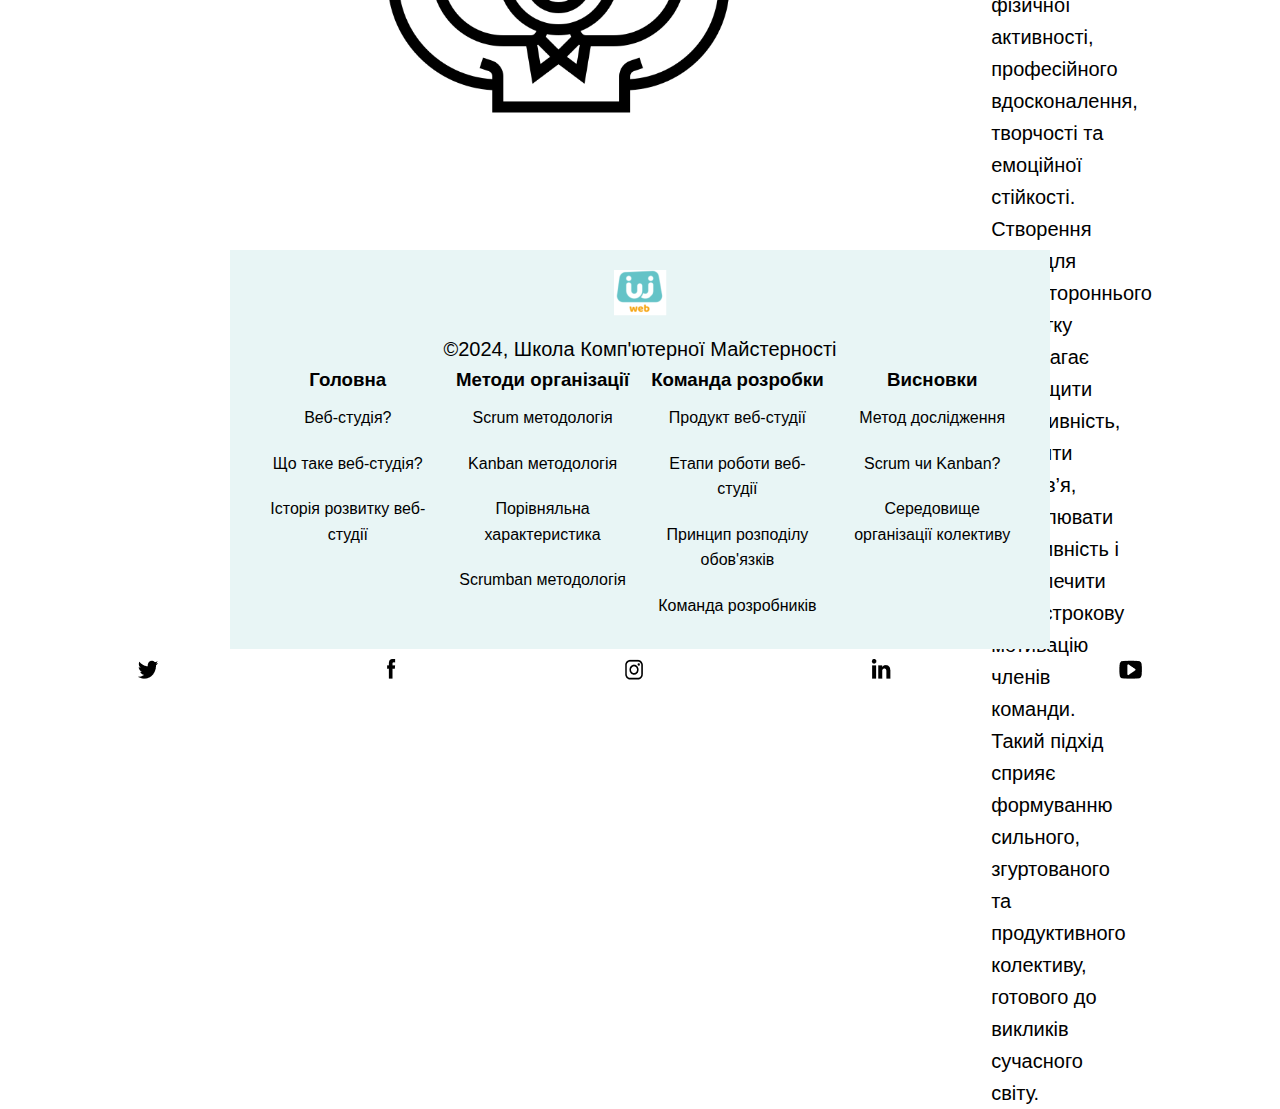
<file: social.html>
<!DOCTYPE html>
<html lang="en">
<head>
    <meta charset="UTF-8">
    <meta name="viewport" content="width=device-width, initial-scale=1.0, maximum-scale=1.0, user-scalable=no">
    <title>Document</title>
    <link rel="stylesheet" href="css_soc/style.css">
</head>
<body>
  <div class="container">
    <div class="menu-container">
        <img src="img/logo.png" alt="" class="logo__nav">
        <input type="checkbox" id="check-menu" >
        <label for="check-menu"></label>
        <div class="burger-line first"> </div>
        <div class="burger-line second"></div>
        <div class="burger-line third"></div>
        <div class="burger-line fourth"></div>
        <nav class="menu">
                <a href="index.html">Головна</a>
                <a href="team.html">Команда розробки</a>
                <a href="metodologia.html">Методи організації</a>
                <a href="tools4.html">Висновки</a>
                <a href="social.html">Дозвілля</a>
        </nav>
    </div>
    <nav class="nav">
      <img src="img/logo.png" alt="" class="logo__nav">
      <div class="nav_items">
        <div onclick="location.href='index.html';" class="nav_item">Головна</div>
        <div onclick="location.href='team.html';" class="nav_item">Команда розробки</div>
        <div onclick="location.href='metodologia.html';" class="nav_item">Методи організації</div>
        <div onclick="location.href='tools4.html';" class="nav_item">Платформа для співпраці Notion</div>
        <div onclick="location.href='social.html';" class="nav_item">Дозвілля</div>
      </div>
    </nav>
        <header>
            <img src="img/lending_image.png" alt="" class="header__img">
            <div class="text">
                <h1>Веб-студія</h1>
                <p class="header">Організація діяльності<br> інтелектуального колективу</p>
                <section class="lets_go">
                    <p>let's go</p>
                </section>
            </div>
        </header>
        <div class="product">
            <div class="product_text">
                <h2>Важливість дозвілля при роботі в IT</h2>
                <p>
                    Робота в ІТ-сфері вимагає зосередженості, аналітичного мислення і технічних знань, проте обмеження лише цими аспектами може стати гальмом для вашого професійного та особистого розвитку. Збалансований підхід, що включає розвиток творчого мислення, емоційного інтелекту та фізичної активності, значно підвищує ефективність та якість життя.


                </p>
            </div>
            <img src="img/job.png" class="product_img">
        </div>
        <div class="steps">
          <h2>Інтелектуальне дозвілля інтелектуального колективу</h2>
          <div class="steps_items">
              <div class="steps_item">
                <img src="img/course.png" class="steps_img">
                <p class="steps_pw">1. Онлайн-курси</p>
                <p class="steps_p">
                    Курси на Coursera, Udemy, edX чи Pluralsight для освоєння нових технологій. 
                </p>
              </div>
              <div class="steps_item">
                <img src="img/writing.png" class="steps_img">
                <p class="steps_pw">2. Практика задач

                </p>
                <p class="steps_p">Вирішення задач на платформах Codewars, HackerRank для покращення технічних і логічних навичок.</p>
              </div>
              <div class="steps_item">
                <img src="img/hackathon.png" class="steps_img">
                <p class="steps_pw">3. Хакатони

                </p>
                <p class="steps_p">Змагання для вирішення технологічних задач, розвитку креативності, командної роботи та адаптації до стресу.</p>
              </div>
          </div>
          <div class="steps_items">
            <div class="steps_item">
              <img src="img/research.png" class="steps_img">
              <p class="steps_pw">4. Дослідження

              </p>
              <p class="steps_p">Читання книг про архітектуру ПЗ, алгоритми, технічні блоги (Medium, Stack Overflow, ArXiv).</p>
            </div>
            <div class="steps_item">
              <img src="img/mentor.png" class="steps_img">
              <p class="steps_pw">5. Менторство
              </p>
              <p class="steps_p">Обмін досвідом з колегами, участь у професійних спільнотах та форумах.</p>
            </div>
            <div class="steps_item">
              <img src="img/philosophy.png" class="steps_img">
              <p class="steps_pw">6. Mindfulness</p>
              <p class="steps_p">Медитації для концентрації, зниження стресу та підтримки продуктивності.</p>
            </div>
          </div>
        </div>
        <div class="steps">
            <h2>Фізичне дозвілля колективу</h2>
            <div class="steps_items">
                <div class="steps_item">
                  <img src="img/free-icon-squats-2906499.png" class="steps_img">
                  <p class="steps_pw">1. Розминка перед роботою</p>
                  <p class="steps_p">
                    Розминка перед роботою:  легких вправ присідання 
                  </p>
                </div>
                <div class="steps_item">
                  <img src="img/free-icon-yoga-pose-8105835.png" class="steps_img">
                  <p class="steps_pw">2. Фітнес-паузи

                  </p>
                  <p class="steps_p">Користуйтеся спеціальними додатками або онлайн-платформамиу</p>
                </div>
                <div class="steps_item">
                  <img src="img/free-icon-weight-lifting-4428026.png" class="steps_img">
                  <p class="steps_pw">3. Спорт у обідню перерву</p>
                  <p class="steps_p">Якщо є така можливість, відвідуйте фітнес-центр або басейн під час обідньої перерви.</p>
                </div>
            </div>
            <div class="steps_items">
              <div class="steps_item">
                <img src="img/circle.png" class="steps_img">
                <p class="steps_pw">4. Слухайте своє тіло</p>
                <p class="steps_p">Якщо відчуваєте біль, зробіть перерву або змініть вправу.</p>
              </div>
              <div class="steps_item">
                <img src="img/free-icon-goal-1535019.png" class="steps_img">
                <p class="steps_pw">5.Поставте реалістичні цілі</p>
                <p class="steps_p">Не намагайтеся відразу ж займатися по кілька годин на день.</p>
              </div>
              <div class="steps_item">
                <img src="img/free-icon-active-user-6192771.png" class="steps_img">
                <p class="steps_pw">6. Активні хобі</p>
                <p class="steps_p">Займайтеся спортом, який вам подобається: біг, велосипед, йога, танці. </p>
              </div>
            </div>
          </div>
          <div class="steps">
            <h2>Творче дозвілля колективу</h2>
            <div class="steps_items">
                <div class="steps_item">
                  <img src="img/free-icon-world-creativity-and-innovation-day-15557933.png" class="steps_img">
                  <p class="steps_pw">1. Візуальне мистецтво</p>
                  <p class="steps_p">
                    Живопис, графіка, скульптура, фотографія, колаж, ілюстрація, каліграфія, 
                  </p>
                </div>
                <div class="steps_item">
                  <img src="img/free-icon-listen-2829076.png" class="steps_img">
                  <p class="steps_pw">2. Музика і звук

                  </p>
                  <p class="steps_p">Композиція, виконання (співи, інструменти), звукозапис, саунд-дизайн, звукова інсталяція</p>
                </div>
                <div class="steps_item">
                  <img src="img/free-icon-literature-3733652.png" class="steps_img">
                  <p class="steps_pw">3. Літературна творчість

                  </p>
                  <p class="steps_p">поезія, проза (романи, новели, оповідання), драматургія, сценарії, літературна критика.</p>
                </div>
            </div>
            <div class="steps_items">
              <div class="steps_item">
                <img src="img/free-icon-theater-708915.png" class="steps_img">
                <p class="steps_pw">4. Перформативне мистецтво

                </p>
                <p class="steps_p">Театр, танець, опера, балет, цирк, пантоміма, вуличні вистави, перформанс.</p>
              </div>
              <div class="steps_item">
                <img src="img/free-icon-graphic-designer-1703954.png" class="steps_img">
                <p class="steps_pw">5. Дизайн</p>
                <p class="steps_p">Графічний дизайн, веб-дизайн, інтер'єрний дизайн, ландшафтний дизайн, дизайн одягу.</p>
              </div>
              <div class="steps_item">
                <img src="img/free-icon-architecture-2201523.png" class="steps_img">
                <p class="steps_pw">6. Архітектура</p>
                <p class="steps_p">Проектування будівель, міст, інтер'єрів.</p>
              </div>
            </div>
          </div>
          <div class="product">
            <div class="product_text">
                <p>
                    Збалансований розвиток інтелектуального колективу вимагає гармонійного поєднання фізичної активності, професійного вдосконалення, творчості та емоційної стійкості. Створення умов для різностороннього розвитку допомагає покращити ефективність, зміцнити здоров’я, стимулювати креативність і забезпечити довгострокову мотивацію членів команди. Такий підхід сприяє формуванню сильного, згуртованого та продуктивного колективу, готового до викликів сучасного світу.
                </p>
            </div>
            <img src="img/dew.png" class="product_img">
        </div>
        <div class="work">
 
    <footer class="footer">
        <div class="footer-content">
          <div class="footer-logo">
            <img src="img/logo.png" alt="">
            <p>©2024, Школа Комп'ютерної Майстерності</p>
          </div>
          <div class="column">
          <div class="footer-menu">
            <div class="footer-column">
              <h3>Головна</h3>
              <a href="#">Веб-студія?</a>
              <a href="#">Що таке веб-студія?</a>
              <a href="#">Історія розвитку веб-студії</a>
            </div>
    
            <div class="footer-column">
              <h3>Методи організації</h3>
              <a href="#">Scrum методологія</a>
              <a href="#">Kanban методологія</a>
              <a href="#">Порівняльна характеристика</a>
              <a href="#">Scrumban методологія</a>
            </div>
    
            <div class="footer-column">
              <h3>Команда розробки</h3>
              <a href="#">Продукт веб-студії</a>
              <a href="#">Етапи роботи веб-студії</a>
              <a href="#">Принцип розподілу обов'язків</a>
              <a href="#">Команда розробників</a>
            </div>
    
            <div class="footer-column">
              <h3>Висновки</h3>
              <a href="#">Метод дослідження</a>
              <a href="#">Scrum чи Kanban?</a>
              <a href="#">Середовище організації колективу</a>
            </div>
          </div>
          </div>
        </div>
      </div>
        <div class="footer-social">
          <a href="#"><img src="img/Group.png" alt=""></a>
          <a href="#"><img src="img/Frame.png" alt=""></a>
          <a href="#"><img src="img/Frame (1).png" alt=""></a>
          <a href="#"><img src="img/Group (1).png" alt=""></a>
          <a href="#"><img src="img/Frame (2).png" alt=""></a>
        </div>
      </footer>
</body>
</html>
</file>
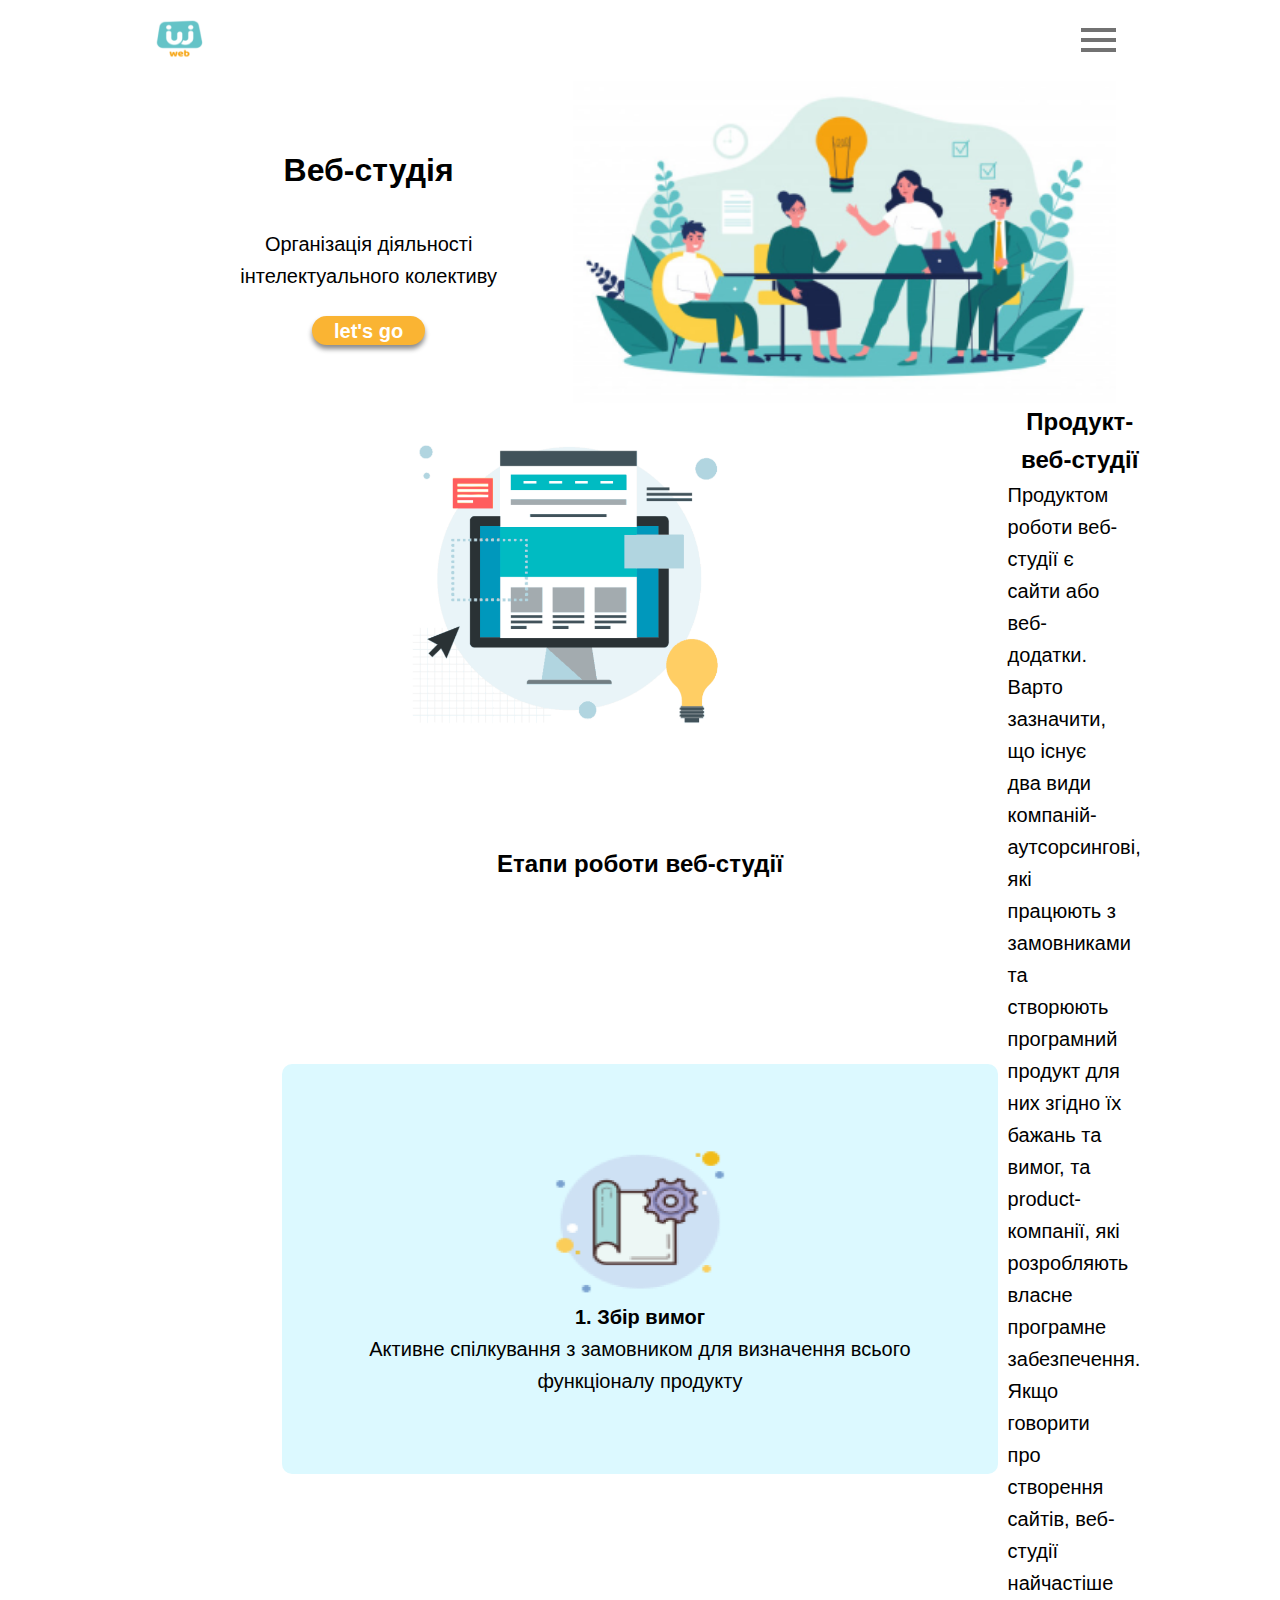
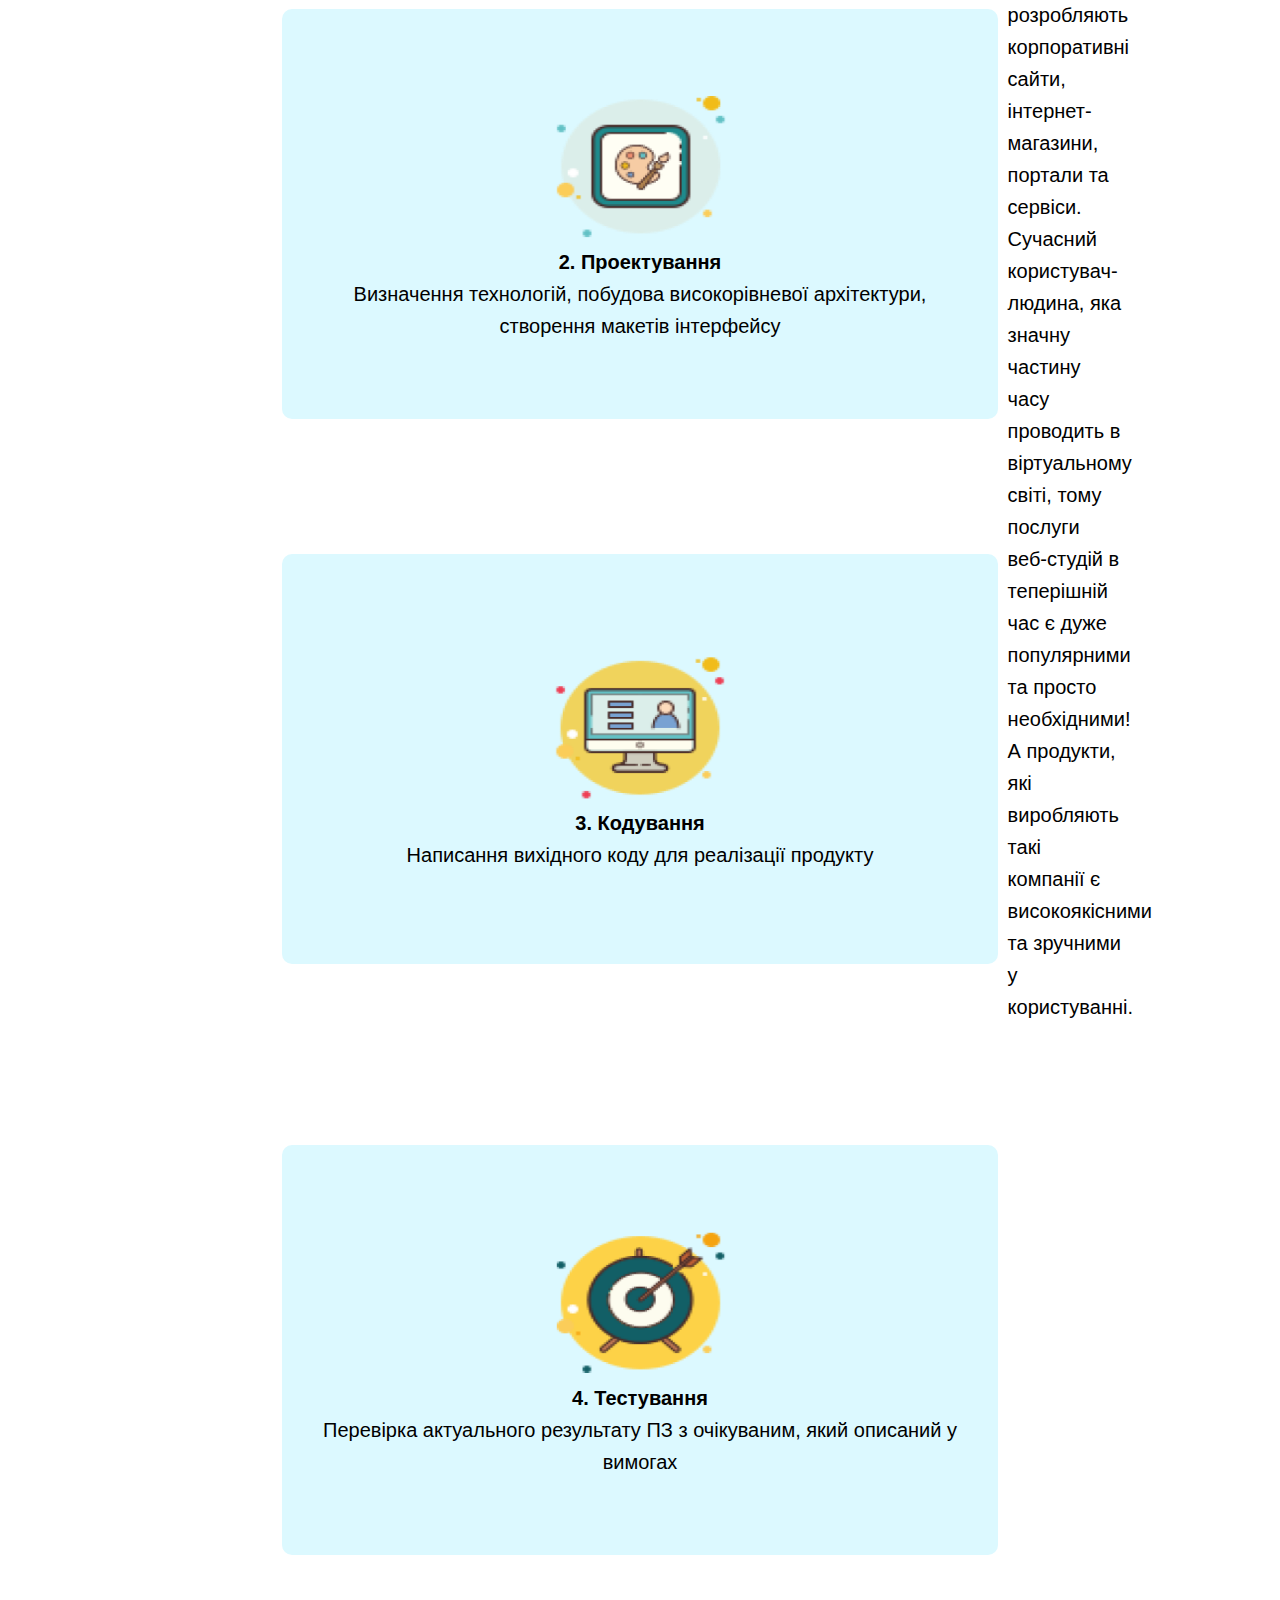
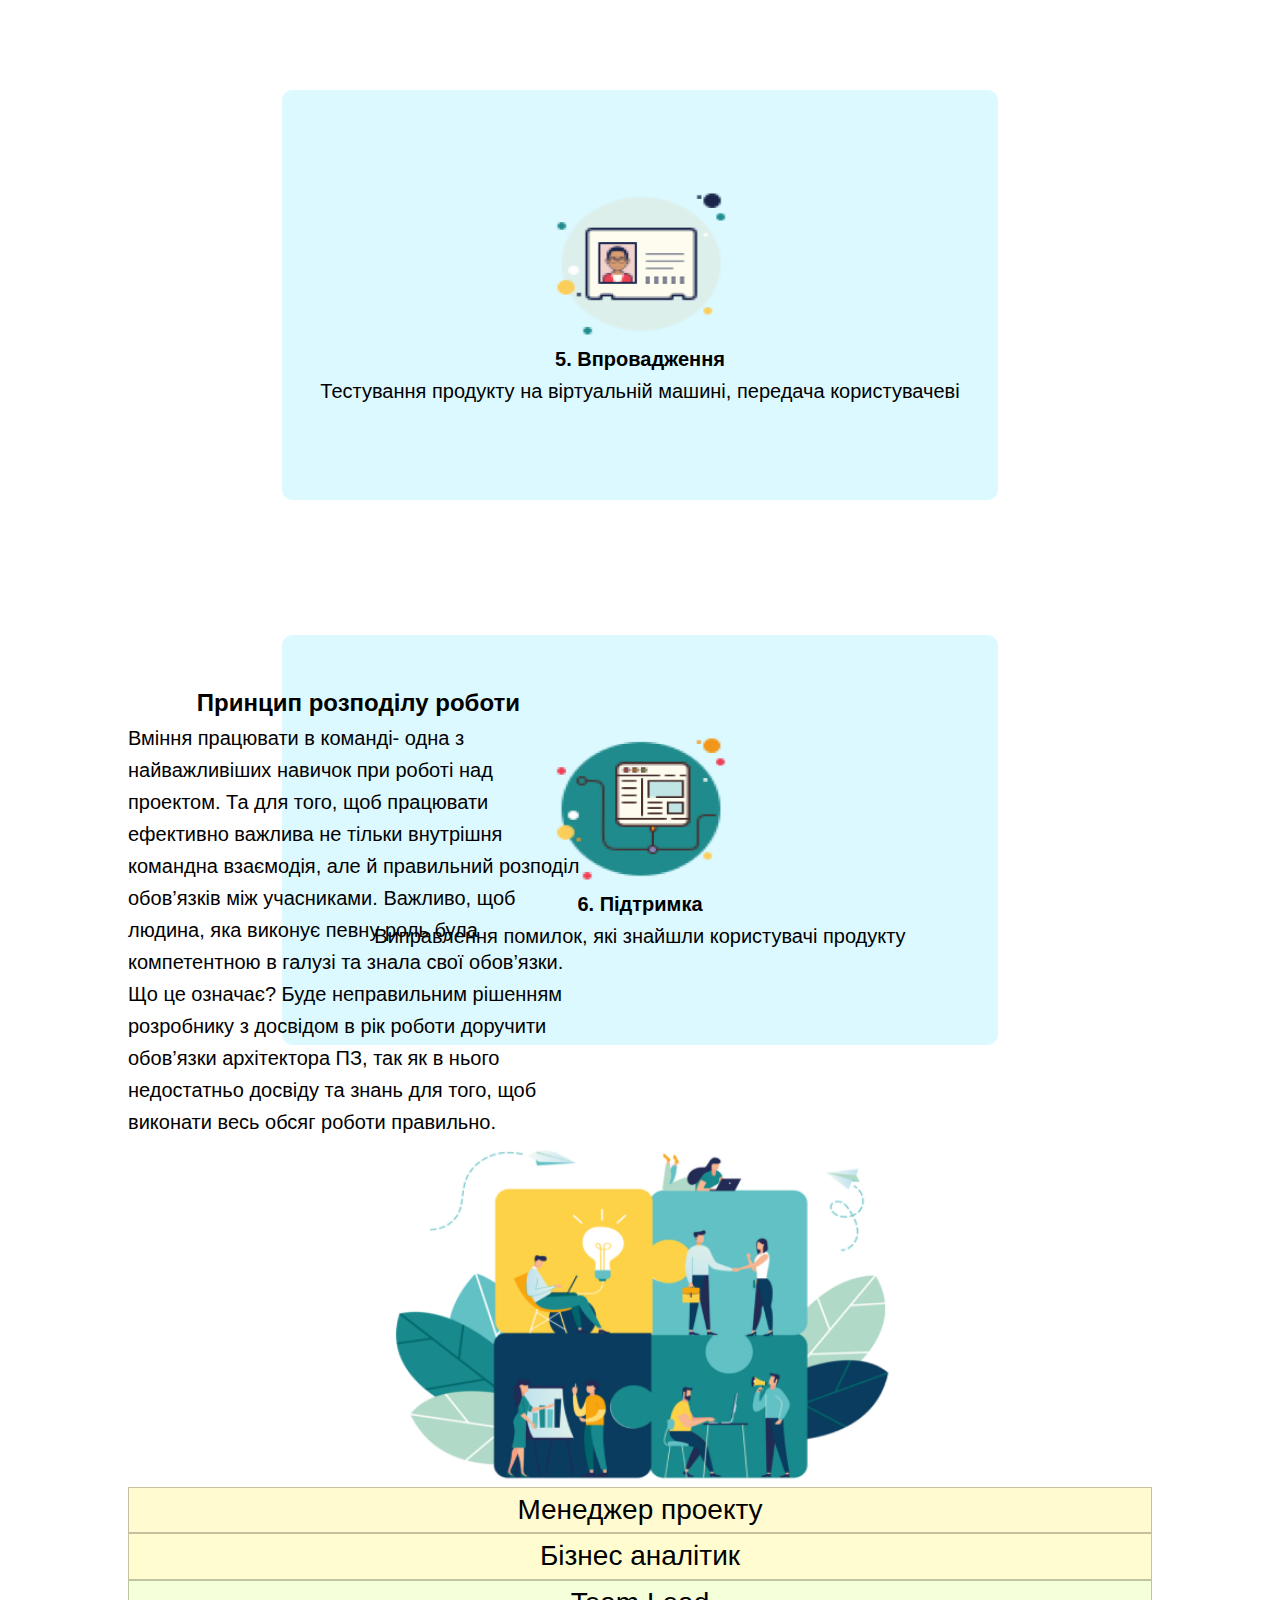
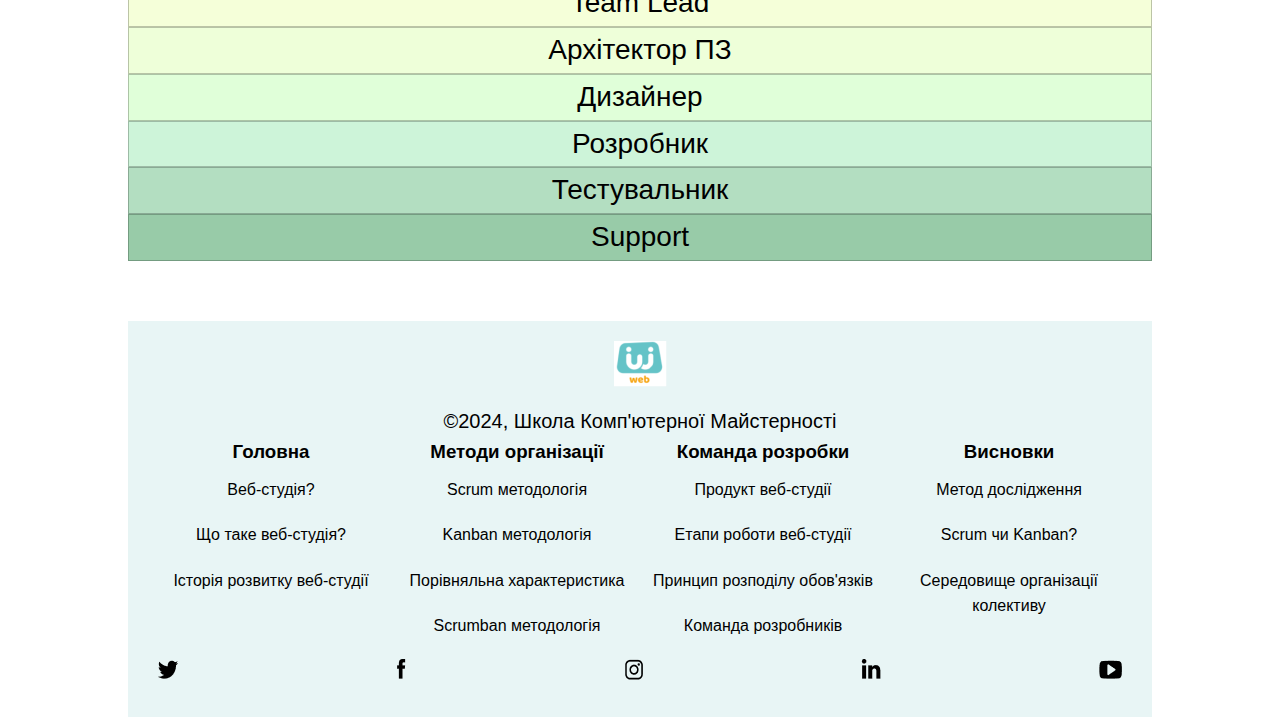
<file: team.html>
<!DOCTYPE html>
<html lang="en">
<head>
    <meta charset="UTF-8">
    <meta name="viewport" content="width=device-width, initial-scale=1.0, maximum-scale=1.0, user-scalable=no">
    <title>Document</title>
    <link rel="stylesheet" href="css_team/style.css">
    <link rel="stylesheet" href="css_team/styletab.css">
    <link rel="stylesheet" href="css_team/people.css">
</head>
<body>
  <div class="container">
    <div class="menu-container">
        <img src="img/logo.png" alt="" class="logo__nav">
        <input type="checkbox" id="check-menu" >
        <label for="check-menu"></label>
        <div class="burger-line first"> </div>
        <div class="burger-line second"></div>
        <div class="burger-line third"></div>
        <div class="burger-line fourth"></div>
        <nav class="menu">
                <a href="index.html">Головна</a>
                <a href="team.html">Команда розробки</a>
                <a href="metodologia.html">Методи організації</a>
                <a href="tools4.html">Висновки</a>
                <a href="social.html">Дозвілля</a>
        </nav>
    </div>
    <nav class="nav">
      <img src="img/logo.png" alt="" class="logo__nav">
      <div class="nav_items">
        <div onclick="location.href='index.html';" class="nav_item">Головна</div>
        <div onclick="location.href='team.html';" class="nav_item">Команда розробки</div>
        <div onclick="location.href='metodologia.html';" class="nav_item">Методи організації</div>
        <div onclick="location.href='tools4.html';" class="nav_item">Платформа для співпраці Notion</div>
        <div onclick="location.href='social.html';" class="nav_item">Дозвілля</div>
        
      </div>
    </nav>
        <header>
            <img src="img/lending_image.png" alt="" class="header__img">
            <div class="text">
                <h1>Веб-студія</h1>
                <p class="header">Організація діяльності<br> інтелектуального колективу</p>
                <section class="lets_go">
                    <p>let's go</p>
                </section>
            </div>
        </header>
        <div class="product">
            <div class="product_text">
                <h2>Продукт-веб-студії</h2>
                <p>
                    Продуктом роботи веб-студії є сайти або веб-додатки. Варто 
                    зазначити, що існує два види компаній- аутсорсингові, які працюють 
                    з замовниками та створюють програмний продукт для них згідно їх 
                    бажань та вимог, та product-компанії, які розробляють власне 
                    програмне забезпечення. Якщо говорити про створення сайтів, веб-
                    студії найчастіше розробляють корпоративні сайти, інтернет-
                    магазини, портали та сервіси. Сучасний користувач- людина, яка 
                    значну частину часу проводить в віртуальному світі, тому послуги 
                    веб-студій в теперішній час є дуже популярними та просто 
                    необхідними! А продукти, які виробляють такі компанії є 
                    високоякісними та зручними у користуванні.
                </p>
            </div>
            <img src="imgp/websiteproduct.png" class="product_img">
        </div>
        <div class="steps">
          <h2>Етапи роботи веб-студії</h2>
          <div class="steps_items">
              <div class="steps_item">
                <img src="imgp/plan.png" class="steps_img">
                <p class="steps_pw">1. Збір вимог</p>
                <p class="steps_p">
                  Активне спілкування з замовником для визначення всього функціоналу продукту
                </p>
              </div>
              <div class="steps_item">
                <img src="imgp/paint.png" class="steps_img">
                <p class="steps_pw">2. Проектування</p>
                <p class="steps_p">Визначення технологій, побудова високорівневої архітектури, створення макетів інтерфейсу</p>
              </div>
              <div class="steps_item">
                <img src="imgp/pc.png" class="steps_img">
                <p class="steps_pw">3. Кодування</p>
                <p class="steps_p">Написання вихідного коду для реалізації продукту</p>
              </div>
          </div>
          <div class="steps_items">
            <div class="steps_item">
              <img src="imgp/circle.png" class="steps_img">
              <p class="steps_pw">4. Тестування</p>
              <p class="steps_p">Перевірка актуального результату ПЗ з очікуваним, який описаний у вимогах</p>
            </div>
            <div class="steps_item">
              <img src="imgp/id.png" class="steps_img">
              <p class="steps_pw">5. Впровадження</p>
              <p class="steps_p">Тестування продукту на віртуальній машині, передача користувачеві</p>
            </div>
            <div class="steps_item">
              <img src="imgp/doc.png" class="steps_img">
              <p class="steps_pw">6. Підтримка</p>
              <p class="steps_p">Виправлення помилок, які знайшли користувачі продукту</p>
            </div>
          </div>
        </div>
        <div class="work">
          <img src="imgp/puzzle.png" class="work_img">
          <div class="work_text">
            <h2>Принцип розподілу роботи</h2>
            <p>
              Вміння працювати в команді- одна з найважливіших навичок при роботі 
              над проектом. Та для того, щоб працювати ефективно важлива не тільки 
              внутрішня командна взаємодія, але й правильний розподіл обов’язків 
              між учасниками. Важливо, щоб людина, яка виконує певну роль була 
              компетентною в галузі та знала свої обов’язки. Що це означає? Буде 
              неправильним рішенням розробнику з досвідом в рік роботи доручити 
              обов’язки архітектора ПЗ, так як в нього недостатньо досвіду та знань 
              для того, щоб виконати весь обсяг роботи правильно.
            </p>
          </div>
        </div>
        <div class="dev">
          <details class="orange">
            <summary>Менеджер проекту</summary>
            <div class="content">
              <p class="details_p" id="1">Менеджер проекту розподіляє завдання між командою, планує хід роботи, мотивує команду, контролює процес та координує спільні дії. Також він несе відповідальність за тайм-менеджмент, управління ризиками та дії у разі непередбачених ситуацій. Основний обов’язок і відповідальність PM – довести ідею замовника до реалізації у встановлений термін, використовуючи наявні ресурси. В рамках цієї задачі PM’у необхідно створити план розробки, організувати команду, налаштувати процес роботи над проектом, забезпечити зворотній зв’язок між командами та замовником, усувати перешкоди для команд, контролювати якість і виконання термінів. Його основне завдання полягає в управлінні проектом. Як і бізнес-аналітик, менеджер проекту також може бути включений у комунікацію з клієнтом, проте головним завданням PM є робота безпосередньо з командою розробників програмного забезпечення. Середній вік в Україні- 30 років. Вирізняються високим рівнем освіти (тільки 6% не мають вищої освіти). Зарплата 1700-2500$.</p>
            </div>
          </details>
          <details class="yellow">
            <summary>Бізнес аналітик</summary>
            <div class="content">
              <p class="details_p">Це фахівець, який досліджує проблему замовника, шукає рішення і оформлює його концепцію в формі вимог, на які надалі будуть орієнтуватися розробники при створенні продукту. Середньому українському бізнес-аналітику 28 років, він має зарплату $ 1300-2500 і досвід роботи 3 роки.</p>
            </div>
          </details>
          <details class="yelgreen">
            <summary>Team Lead</summary>
            <div class="content">
              <p class="details_p">Це IT-фахівець, який керує своєю командою розробників, володіє технічною стороною, бере участь у роботі над архітектурою проекту, займається рев'ю коду, а також розробкою деяких складних завдань на проекті. За статистикою ДНЗ, середній вік українських тімлідів – 28 років, середній досвід роботи – 6,5 років, середня зарплата – $2800.</p>
            </div>
          </details>
          <details class="lightgreen">
            <summary>Архітектор ПЗ</summary>
            <div class="content">
              <p class="details_p">Приймає рішення щодо внутрішнього устрою і зовнішніх інтерфейсів програмного комплексу з урахуванням проектних вимог і наявних ресурсів.Головна задача архітектора – пошук оптимальних (простих, зручних, дешевих) рішень, які будуть максимально відповідати потребам замовника і можливостям команди. За статистикою ДОУ, середньому українському архітектору 30 років, він має 9-річний досвід роботи і отримує $ 4000.</p>
            </div>
          </details>
          <details class="green">
            <summary>Дизайнер</summary>
            <div class="content">
              <p class="details_p">Спеціаліст, який займається проектуванням інтерфейсів користувача. В середньому українському дизайнеру – 26 років, він має досвід роботи від півроку (джуніор) до 5 років (сеньйор) і отримує зарплату $ 1000-2000.</p>
            </div>
          </details>
          <details class="lightblugreen">
            <summary>Розробник</summary>
            <div class="content"></div>
              <p class="details_p">Фахівець, який пише вихідний код програм і в кінцевому результаті створює технології. Програмісти також мають різні галузі експертизи, вони пишуть різними мовами та працюють з різними платформами. Тому і існує така “різноманітність” розробників, залучених до одного проекту. На одному проекті переважно завжди є як мінімум два програмісти- перший, який займається back-end розробкою та інший, відповідальний за front-end. Існує два напрямки програмування - системне та прикладне. Системні програмісти мають справу з ОС, інтерфейсами баз даних, мережами. Прикладні – з сайтами, програмним забезпеченням, програмами, редакторами, соцмережами, іграми тощо. Програміст розробляє програми за допомогою математичних алгоритмів. Перед початком роботи йому необхідно скласти алгоритм або знайти оптимальний спосіб вирішення конкретного завдання. В середньому українському програмісту 27 років, його зарплата в середньому дорівнює $ 1500-2500, а досвід роботи становить 4,5 років.</p>
            </div>
          </details>
          <details class="darkgreen">
            <summary>Тестувальник</summary>
            <div class="content">
              <p class="details_p">Фахівець, необхідний для кожного процесу розробки для забезпечення високої якості продукту. Вони тестують його, проходять через усі додатки та визначають баги та помилки з подальшим наданням звіту команді розробки, яка проводить їх виправлення За даними ДОУ, середньому українському QA-інженеру 26 років. Він має досвід роботи від півроку (джуніор) до 5 років (сеньйор) і отримує зарплату $ 600-2700.</p>
            </div>
          </details>
          <details class="blackgreen">
            <summary>Support</summary>
            <div class="content">
              <p class="details_p">Ключове завдання support-фахівця (або Customer Support Representative) — відповідати на запитання і допомагати клієнтам у телефонному режимі, поштою або у чаті. Решта завдань залежать від процесів у конкретній компанії.</p>
            </div>
          </details>
        </div>
        <!-- <div class="info">
          <iframe width="1266" height="783" seamless frameborder="0" scrolling="no" src="https://docs.google.com/spreadsheets/d/e/2PACX-1vQzunYYOuY8Rol44UWQlOcko5wXgiQZM1ZGCo5w6uTXMz8RJAcAymjjZPbO3jRD0OH5xMKi9gAMj-Su/pubchart?oid=131448391&amp;format=interactive"></iframe>
        </div> -->
  </div>
    <footer class="footer">
        <div class="footer-content">
          <div class="footer-logo">
            <img src="img/logo.png" alt="">
            <p>©2024, Школа Комп'ютерної Майстерності</p>
          </div>
          <div class="column">
          <div class="footer-menu">
            <div class="footer-column">
              <h3>Головна</h3>
              <a href="#">Веб-студія?</a>
              <a href="#">Що таке веб-студія?</a>
              <a href="#">Історія розвитку веб-студії</a>
            </div>
    
            <div class="footer-column">
              <h3>Методи організації</h3>
              <a href="#">Scrum методологія</a>
              <a href="#">Kanban методологія</a>
              <a href="#">Порівняльна характеристика</a>
              <a href="#">Scrumban методологія</a>
            </div>
    
            <div class="footer-column">
              <h3>Команда розробки</h3>
              <a href="#">Продукт веб-студії</a>
              <a href="#">Етапи роботи веб-студії</a>
              <a href="#">Принцип розподілу обов'язків</a>
              <a href="#">Команда розробників</a>
            </div>
    
            <div class="footer-column">
              <h3>Висновки</h3>
              <a href="#">Метод дослідження</a>
              <a href="#">Scrum чи Kanban?</a>
              <a href="#">Середовище організації колективу</a>
            </div>
          </div>
          </div>
        </div>
      </div>
        <div class="footer-social">
          <a href="#"><img src="img/Group.png" alt=""></a>
          <a href="#"><img src="img/Frame.png" alt=""></a>
          <a href="#"><img src="img/Frame (1).png" alt=""></a>
          <a href="#"><img src="img/Group (1).png" alt=""></a>
          <a href="#"><img src="img/Frame (2).png" alt=""></a>
        </div>
      </footer>
</body>
</html>
</file>
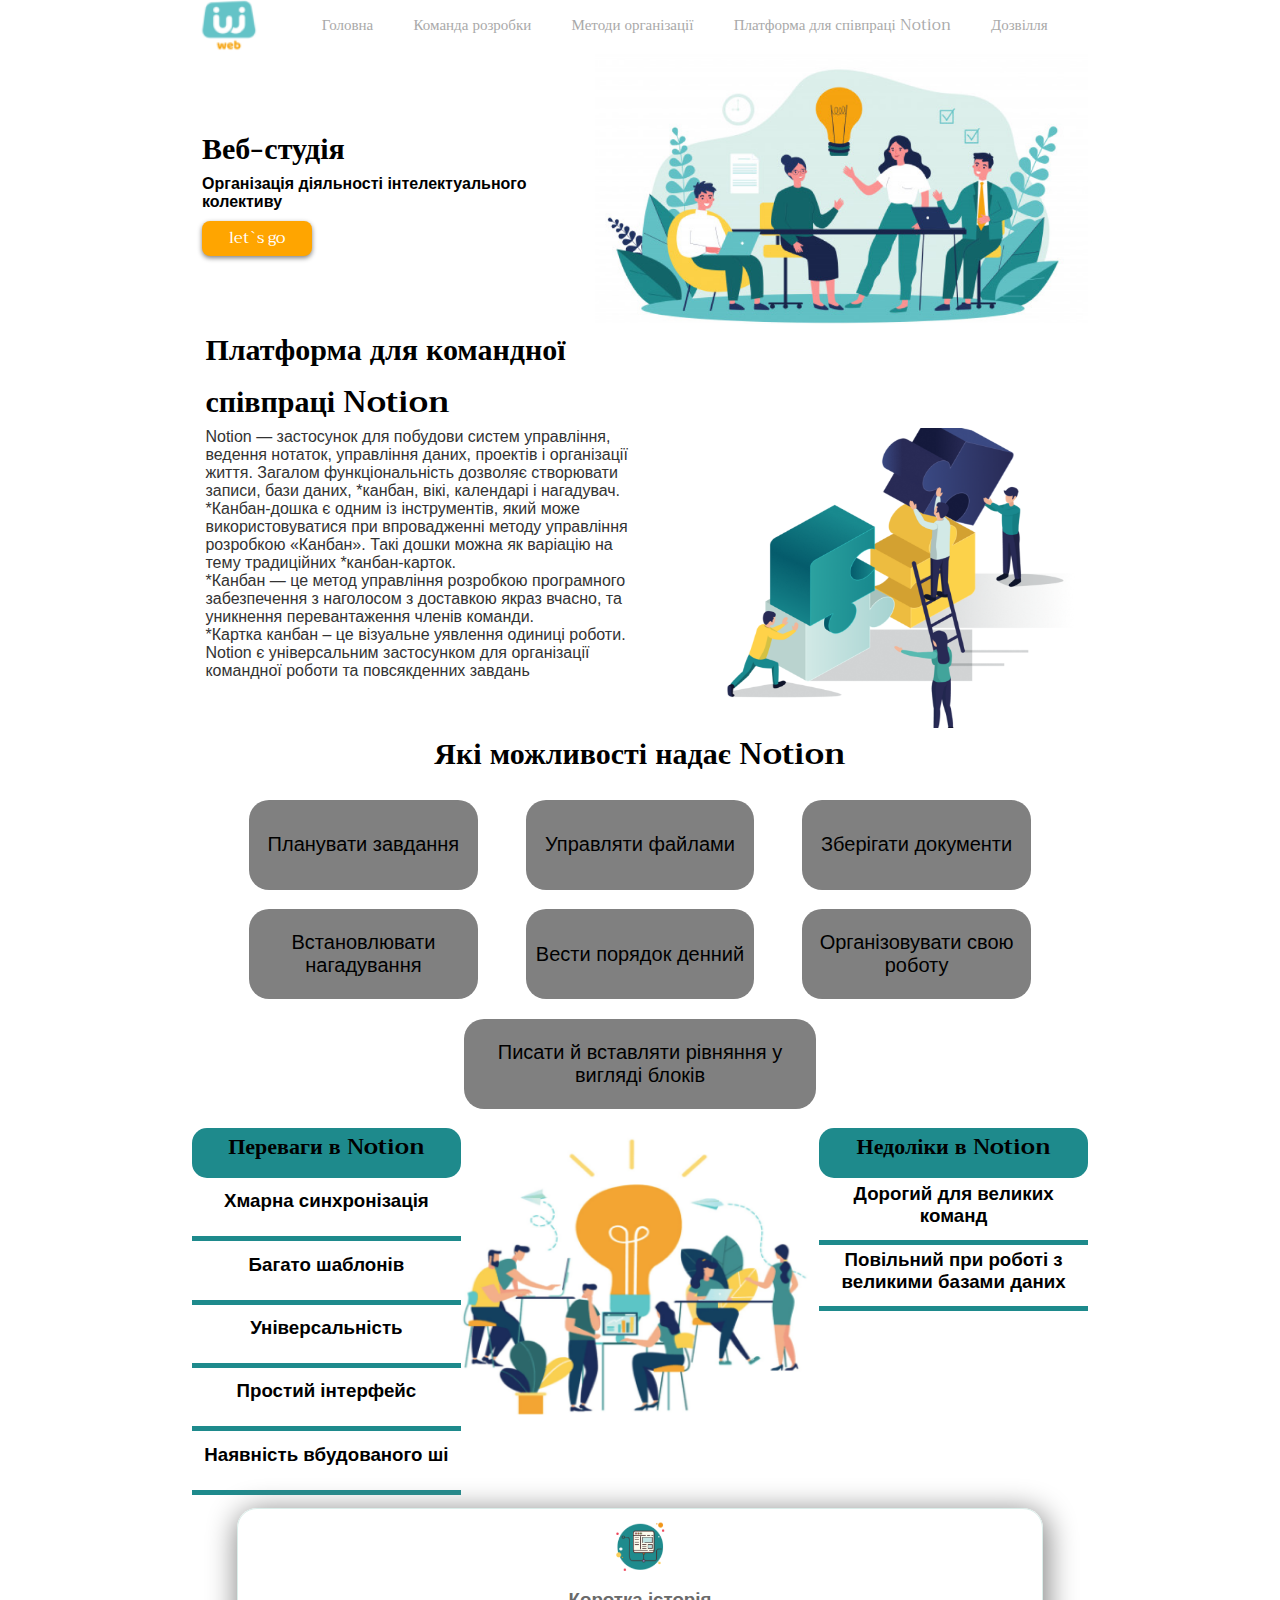
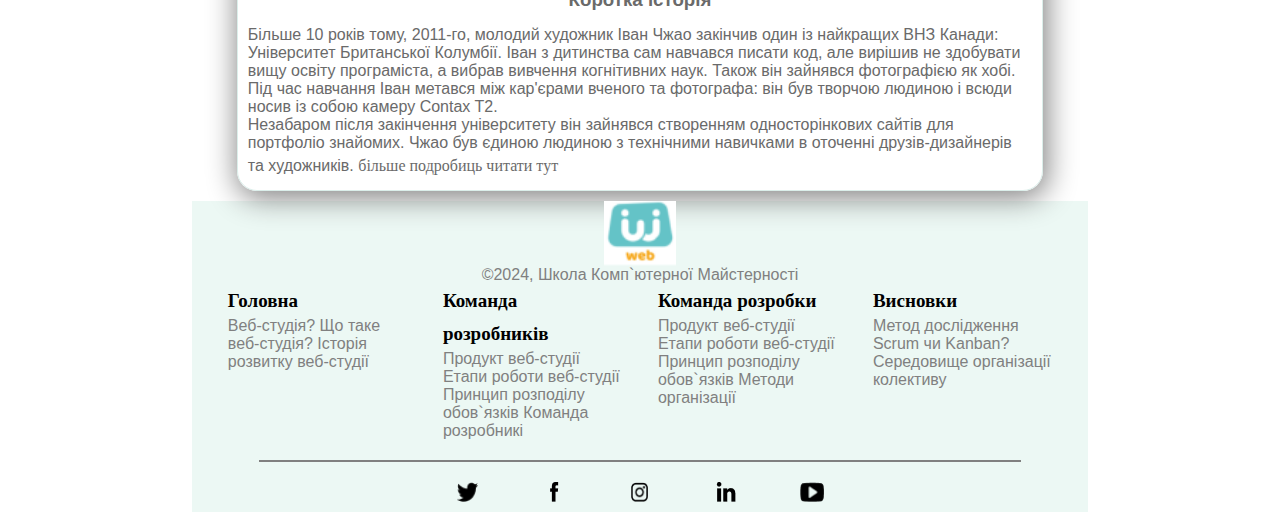
<file: tools4.html>
<!DOCTYPE html>
<html lang="en">
<head>
	<meta charset="UTF-8">
	<meta name="viewport" content="width=device-width, initial-scale=1.0">
	<title>Document</title>
	<link rel="stylesheet" href="css/style.css">
	<link rel="preconnect" href="https://fonts.googleapis.com">
	<link rel="preconnect" href="https://fonts.gstatic.com" crossorigin>
	<link href="https://fonts.googleapis.com/css2?family=Playfair+Display:ital,wght@0,400..900;1,400..900&family=Roboto:ital,wght@0,100;0,300;0,400;0,500;0,700;0,900;1,100;1,300;1,400;1,500;1,700;1,900&family=Trirong:ital,wght@0,100;0,200;0,300;0,400;0,500;0,600;0,700;0,800;0,900;1,100;1,200;1,300;1,400;1,500;1,600;1,700;1,800;1,900&display=swap" rel="stylesheet">
</head>
<body>
	<div class="container">
		<header>
			<div class="header_nav">
				<div class="nav_logo"></div>
			<nav>	
				<div class="nav_item">
					<input type="checkbox" id="check-menu">
					<label for="check-menu"></label>
					<div class="burger-line first"></div>
					<div class="burger-line second"></div>
					<div class="burger-line third"></div>
					<div class="burger-line fourth"></div>
					<div class="menu">
						<a href="index.html">
							Головна
						</a>
						<a href="team.html">
							Команда розробки
						</a>
						<a href="metodologia.html">
							Методи організації
						</a>
						<a href="tools4.html">
							Платформа для співпраці Notion
						</a>
						<a href="social.html">
							Дозвілля
						</a>
					</div>
				</div>
			</nav>
			</div>
			<div class="header_img"></div>
			<div class="header_texts">
				<h1 class="text_h1">Веб-студія</h1>
				<h4 class="texts_text">Організація діяльності інтелектуального колективу</h4>
				<button>let`s go</button>
			</div>
		</header>
		<main>
			<section class="section_text1">
				<h1 class="not_h1">Платформа для командної співпраці Notion</h1>
				<p class="not_par">
				Notion — застосунок для побудови систем управління, ведення нотаток, управління даних, проектів і організації життя. Загалом функціональність дозволяє створювати записи, бази даних, *канбан, вікі, календарі і нагадувач.
					<br>
				*Канбан-дошка є одним із інструментів, який може використовуватися при впровадженні методу управління розробкою «Канбан». Такі дошки можна як варіацію на тему традиційних *канбан-карток.
					<br>
				*Канбан — це метод управління розробкою програмного забезпечення з 
					наголосом з доставкою якраз вчасно, та уникнення перевантаження членів команди.
					<br>
				*Картка канбан – це візуальне уявлення одиниці роботи.
					<br>
				Notion є універсальним застосунком для організації командної роботи та повсякденних завдань
				</p>
				<img class="img_notion" src="img/pzl.png" alt="">
			</section>
			<section class="notion_pos">
				<h1>Які можливості надає Notion</h1>
				<div class="pos_box">
					<p>
						Планувати завдання	
					</p>
				</div>
				<div class="pos_box">
					<p>
						Управляти файлами
					</p>
				</div>
				<div class="pos_box">
					<p>
						Зберігати документи
					</p>
				</div>
				<div class="pos_box">
					<p>
						Встановлювати нагадування
					</p>
				</div>
				<div class="pos_box">
					<p>
						Вести порядок денний
					</p>
				</div>
				<div class="pos_box">
					<p>
						Організовувати свою роботу
					</p>
				</div>
				<div class="pos_box">
					<p>
						Писати й вставляти рівняння у вигляді блоків

					</p>
				</div>
			</section>
			<section class="notion_pm">
				<div class="not_p">
					<h1>Переваги в Notion</h1>
					<div class="plus_box">
						<h3>Хмарна синхронізація</h3>
					</div>
					<div class="plus_box">
						<h3>Багато шаблонів</h3>
					</div>
					<div class="plus_box">
						<h3>Універсальність</h3>
					</div>
					<div class="plus_box">
						<h3>Простий інтерфейс</h3>
					</div>
					<div class="plus_box">
						<h3>Наявність вбудованого ші</h3>
					</div>
				</div>
				<img src="img/idea.png" alt="">
				<div class="not_m">
					<h1>Недоліки в Notion</h1>
						<div class="minus_box">
							<h3>Дорогий для великих команд</h3>
						</div>

						<div class="minus_box">
							<h3>Повільний при роботі з великими базами даних</h3>
						</div>
				</div>
			</section>
			<section class="history">
				<img src="img/doc.png" alt="">
				<h3>Коротка історія</h3>
				<p>Більше 10 років тому, 2011-го, молодий художник Іван Чжао закінчив один із найкращих ВНЗ Канади: Університет Британської Колумбії. Іван з дитинства сам навчався писати код, але вирішив не здобувати вищу освіту програміста, а вибрав вивчення когнітивних наук. Також він зайнявся фотографією як хобі.
				<br>Під час навчання Іван метався між кар'єрами вченого та фотографа: він був творчою людиною і всюди носив із собою камеру Contax T2.
				<br>Незабаром після закінчення університету він зайнявся створенням односторінкових сайтів для портфоліо знайомих. Чжао був єдиною людиною з технічними навичками в оточенні друзів-дизайнерів та художників. <a href="https://vc.ru/begovatovd/477680-istoriya-uspeha-notion-iz-konstruktora-saitov-v-universalnuyu-bazu-znanii">більше подробиць читати тут</a></p>
			</section>
		</main>
				<footer>
			<div class="footer_up">
				<div class="footer_img"></div>
			<p class="avtor">©2024, Школа Комп`ютерної Майстерності</p>
			</div>
			
			<div class="footer_textbox">
				<a href=""><h3>Головна</h3></a>
				<p>Веб-студія?
					Що таке веб-студія?
					Історія розвитку веб-студії</p>
			</div>
			<div class="footer_textbox">
				<a href=""><h3>Команда розробників</h3></a>
				<p>
				Продукт веб-студії
				Етапи роботи веб-студії
				Принцип розподілу обов`язків 
				Команда розробникі</p>
			</div>
			<div class="footer_textbox">
				<a href=""><h3>Команда розробки</h3></a>
				<p>
				Продукт веб-студії
				Етапи роботи веб-студії
				Принцип розподілу обов`язків 	
				Методи організації	
				</p>
			</div>
			<div class="footer_textbox">
				<a href=""><h3>Висновки</h3></a>
				<p>
				Метод дослідження
				Scrum чи Kanban?
				Середовище організації колективу 
				</p>
			</div>
			<div class="footer_line"></div>		
			<div class="footer_media">
				<div class="media_item"></div>
				<div class="media_item"></div>
				<div class="media_item"></div>
				<div class="media_item"></div>
				<div class="media_item"></div>
			</div>
		</footer>
</div>
</body>
</html>
</file>
<file: css/style.css>
*{
	margin: 0;
	padding: 0;
	box-sizing: border-box;
	font-family: "Trirong", serif;
}
a{
	text-decoration: none;
	color: inherit;
}
p, h4, h3{
	font-family: "Inter", sans-serif;
}
@media screen and (min-width: 0px) and (max-width: 425px){
	.container{
		width: 100%;
	}
	.nav_logo{
		height: 8vh;
		width: 17vw;
		background-image: url(../img/logo.png);	
		background-size: cover;
	}
	nav{
		background: white;
		position: relative;
		width: 83vw;
		text-align: center;
		height: 8vh;
		font-family: sans-serif;
	}
	#check-menu{
		display: none;
	}
	label{
		display: block;
		position: absolute;
		top: 0;
		left: 0;
		width: 100%;
		height: 100%;
		cursor: pointer;
		z-index: 2;
	}
	.burger-line{
		border: 2px solid grey;
		position: absolute;
		top: 10px;
		right: 10px;
		width: 50px;
		height: 2px;
		background: white;
		-webkit-transition: 0.25s;
		transition: 0.5s;
	}
	.second, .third{
		top: 27px;
		background: grey;
	}
	.fourth{
		top: 45px;
		background: grey;
	}
	.menu{
		display: block;
		position: absolute;
		width: 100%;
		height: 250px;
		bottom: 0;
		left: 0;
		-webkit-transform: translateY(100%);
		transform: translateY(100%);
		max-height: 0;
		font-size: 0;
		overflow: hidden;
		-webkit-transition:0.5s;
		transition:0.5s;
	}
	.menu a{
		display: block;
		height: 50px;
		width: 100%;
		padding: 10px;
		color: darkgrey;
		text-decoration: none;
		background: white;
	}
	#check-menu:checked ~ .menu{
		max-height: 500px;
		font-size: 16px;
	}
	#check-menu:checked ~ .first{
		display: none;
	}
	#check-menu:checked ~ .second{
		-webkit-transform: rotate(45deg);
		-webkit-transform: rotate(45deg);
	}
	#check-menu:checked ~ .third{
		-webkit-transform: rotate(-45deg);
		-webkit-transform: rotate(-45deg);
	}
	#check-menu:checked ~ .fourth{
		display: none;
	}
	.header_nav{
		height: 8vh;
		width: 100%;
		display: flex;
	}
	header{
		width: 100%;
		display: flex;
		flex-direction: row;
		flex-wrap: wrap;
	}
	h1{
		font-size: 30px;
		color: black;
	}
	section h3{
		margin-top: 15px;
		margin-bottom: 15px;
	}
	section h3:nth-child(1){
		margin-top: 0px;
	}
	.header_img{
		height: 28vh;
		width: 100vw;
		background-image: url(../img/header.png);
		background-size: cover;
		margin: 0 auto;
	}
	.header_texts{
		margin: 0 auto;
		width: 92%;
		align-self: center;
	}
	button{
		font-family: "Trirong", serif;
		border: none;
		font-size: 16px;
		height: 35px;
		width: 28%;
		color: white;
		box-shadow: 0px 2px 5px grey ; 
		background: orange;
		border-radius: 8px;
	}
	main{
		display: flex;
		flex-direction: column;
		align-items: center;
	}
	.img_notion{
		width: 100vw;
	}
	p{
		font-size: 16px;
	}
	section{
		width: 92%;
		margin: 0 auto;
	}
	section:nth-child(2){
		width: 98%;
		display: flex;
		flex-wrap: wrap;
	}
	.notion_pos{
		height: 400px;
		display: flex;
		flex-wrap: wrap;
		justify-content: space-evenly;
	}
	.pos_box{
		display: flex;
		font-family: "Trirong", serif;
		justify-content: center;
		align-items: center;
		text-align: center;
		width: 40%;
		height: 70px;
		background: grey;
		border-radius: 20px;
	}
	.pos_box:nth-child(8){
		width: 70%;
	}
	.pos_box p{
		font-size: 20px;
	}
	.section_h1{
		width: 100%;
		margin: 0 auto;
	}
	.section_img{
		height: 125px;
		background-image: url(../img/pz_row.png);
		background-size: cover;
	}
	.section_text1{
		margin: 0 auto;
		color: #333333;
	}
	.section_text2{
		margin: 0 auto;
		color: #333333;
	}
	.section_text{
		width: 85%;
	}
	.text_img{
		height: 300px;
		width: 100%;
		background-image: url(../img/section.png);
		background-size: cover;
	}
	.section_leftline{
		width: 4%;
		background-size: cover;
		background-image: url(../img/mob_line.png);
	}
	.notion_pm{
		width: 70%;
		text-align: center;
		margin: 0 auto;
		flex-wrap: wrap;
		display: flex;
		justify-content: center;
	}
	.not_p{
		padding-left: 20px;
		display: flex;
		flex-wrap: wrap;
		justify-content: flex-start;
		width: 100%;
		height: 370px;
	}
	.not_m{
		padding-left: 20px;
		display: flex;
		flex-wrap: wrap;
		justify-content: flex-start;
		width: 100%;
		height: 190px;
	}
	.plus_box, .minus_box{
		height: 60px;
		display: flex;
		flex-direction: column;
		justify-content: center;
		width: 100%;
		border-bottom: 5px solid #1E8A8C;
	}
	.not_m h1{
		width: 100%;
		padding: 0;
		background: #1E8A8C;
		height: 50px;
		border-radius: 15px;
	}
	.not_p h1{
		width: 100%;
		padding: 0;
		background: #1E8A8C;
		height: 50px;
		border-radius: 15px;
	}
	.notion_pm img{
		width: 80%;
	}
	.history{
		border: 1px solid #DBEEEA;
		border-radius: 20px;
		box-shadow: 2px 5px 30px 2px grey;
		width: 90%;
		padding: 10px;
		margin: 0 auto;
		display: flex;
		flex-wrap: wrap;
		justify-content: center;
		color: #6A6A6A;
	}
	.history img{
		width: 20%;
	}
	.history h3{
		width: 100%;
		text-align: center;
	}
	footer{
		width: 100%;
		background: #DAF1E982;
		display: flex;
		flex-wrap: wrap;
		justify-content: center;
	}
	.footer_up{
		display: flex;
		flex-wrap: wrap;
		justify-content: center;
	}
	footer h3{
		font-family: "Trirong", serif;
		font-size: 19px;
	}
	footer a{
		font-family: "Trirong", serif;
		font-size: 19px;
		text-decoration: none;
	}
	.footer_img{
		height: 60px;
		width: 20%;
		background-size: cover;
		background-image: url(../img/logo.png);
	}
	.footer_textbox{
		height: 30%;
		width: 45%;
	}
	footer p{
		text-align: center;
		font-size: 16px;
		color: grey;
		width: 100%;
	}
	.footer_textbox p{
		color: grey;
		text-align: left;
	}
	.footer_line{
		height: 1px;
		margin-top: 20px;
		margin-bottom: 20px;
		border: 1px solid grey;
		width: 85%;
		align-self: center;
	}
	.footer_media{
		width: 70%;
		align-self: center;
		display: flex;
		justify-content: space-evenly;
	}
	.media_item{
		height: 30px;
		width: 15%;
		background-size: contain;
		background-position: center;
		background-repeat: no-repeat;
	}
	.media_item:nth-child(1){
		background-image: url(../img/twit.png);	
	}
	.media_item:nth-child(2){
		background-image: url(../img/face.png);	
	}
	.media_item:nth-child(3){
		background-image: url(../img/inst.png);	
	}
	.media_item:nth-child(4){
		background-image: url(../img/in.png);	
	}
	.media_item:nth-child(5){
		background-image: url(../img/yout.png);	
	}
}
@media screen and (max-width:374px){
	.nav_logo{
		width: 20vw;
		height: 8vh;
	}
	nav{
		width: 80vw;
	}
	.header_img{
		height: 23vh;
	}
	.section_img{
		height: 100px;
	}
	.text_img{
		height: 255px;
	}
	.pos_box p{
		font-size: 18px;
	}
	.notion_pm{
		width: 100%;
	}
} /*<--------------------------------------------тут початок таблет верс.*/
@media screen and (min-width: 426px) and (max-width: 769px){
	.container{
		width: 100%;
	}
	.nav_logo{
		height: 45px;
		width: 7%;
		background-image: url(../img/logo.png);	
		background-size: cover;
	}
	nav{
		width: 90%;
		text-align: center;
		font-family: sans-serif;
		align-self: flex-end;
	}
	#check-menu{
		display: none;
	}
	label{
		display: none;
	}
	.menu{
		display: flex;
		justify-content: space-evenly;
	}
	.nav_item{
		background: none;
	}
	.menu a{
		height: 30px;
		font-size: 15px;
		color: darkgrey;
		text-decoration: none;
	}
	.header_nav{
		height: 50px;
		width: 100%;
		display: flex;
		flex-direction: column;
		flex-wrap: wrap;
		justify-content: space-around;
		align-items: center;
	}
	header{
		width: 100%;
		display: flex;
		flex-direction: row-reverse;
		flex-wrap: wrap;
	}
	h1{
		font-size: 30px;
		color: black;
	}
	section h3{
		margin-top: 15px;
		margin-bottom: 15px;
	}
	section h3:nth-child(1){
		margin-top: 0px;
	}
	.header_img{
		height: 230px;
		width: 55%;
		background-image: url(../img/header.png);
		background-size: cover;
		margin: 0 auto;
	}
	.header_texts{
		margin: 0 auto;
		width: 45%;
		align-self: center;
		padding-left: 10px;
	}
	button{
		font-family: "Trirong", serif;
		border: none;
		margin-top: 10px;
		font-size: 16px;
		height: 35px;
		width: 28%;
		color: white;
		box-shadow: 0px 2px 5px grey ; 
		background: orange;
		border-radius: 8px;
	}
	main{
		display: flex;
		flex-direction: column;
		align-items: center;
	}
	.img_notion{
		width: 100vw;
	}
	p{
		font-size: 16px;
	}
	section{
		width: 97%;
		margin: 0 auto;
	}
	section:nth-child(2){
		width: 98%;
		display: flex;
		flex-wrap: wrap;
	}
	.notion_pos{
		height: 400px;
		display: flex;
		flex-wrap: wrap;
		justify-content: space-evenly;
	}
	.notion_pos h1{
		width: 100%;
		text-align: center;
	}
	.pos_box{
		display: flex;
		font-family: "Trirong", serif;
		justify-content: center;
		align-items: center;
		text-align: center;
		width: 27%;
		height: 90px;
		background: grey;
		border-radius: 20px;
	}
	.pos_box:nth-child(8){
		width: 40%;
	}
	.pos_box p{
		font-size: 20px;
	}
	.section_h1{
		width: 100%;
		margin: 0 auto;
	}
	.section_img{
		height: 200px;
		width: 80%;
		margin: 0 auto;
		background-image: url(../img/pz_row.png);
		background-size: cover;
	}
	.section_text1{
		margin: 0 auto;
		display: flex;
		flex-wrap: wrap;
		justify-content: space-between;
		color: #333333;
	}
	.not_h1{
		width: 51%;
	}
	.not_par{
		width: 51%;
	}
	.img_notion{
		height: 300px;
		width: 40%;
	}
	.section_text{
		width: 85%;
	}
	.section_text h3{
		color: #333333;
	}
	.text_img{
		height: 400px;
		width: 72%;
		margin: 0 auto;
		background-image: url(../img/section.png);
		background-size: cover;
	}
	.section_leftline{
		width: 2%;
		background-size: cover;
		background-image: url(../img/des_line.png);
	}
	.notion_pm{
		width: 100%;
		text-align: center;
		margin: 0 auto;
		display: flex;
		justify-content: space-evenly;
	}
	.not_p{
		display: flex;
		flex-wrap: wrap;
		justify-content: flex-start;
		width: 30%;
		height: 370px;
	}
	.not_m{
		display: flex;
		flex-wrap: wrap;
		justify-content: flex-start;
		width: 30%;
		height: 190px;
	}
	.plus_box, .minus_box{
		height: 60px;
		display: flex;
		flex-direction: column;
		justify-content: center;
		width: 100%;
		border-bottom: 5px solid #1E8A8C;
	}
	.not_m h1{
		width: 100%;
		padding: 0;
		font-size: 22px;
		background: #1E8A8C;
		height: 50px;
		border-radius: 15px;
	}
	.not_p h1{
		width: 100%;
		padding: 0;
		font-size: 20px;
		background: #1E8A8C;
		height: 50px;
		border-radius: 15px;
	}
	.notion_pm img{
		width: 40%;
		height: 300px;
	}
	.history{
		margin-top: 10px;
		margin-bottom: 10px;
		border: 1px solid #DBEEEA;
		border-radius: 20px;
		box-shadow: 2px 5px 30px 2px grey;
		width: 90%;
		padding: 10px;
		display: flex;
		flex-wrap: wrap;
		justify-content: center;
		color: #6A6A6A;
	}
	.history img{
		width: 10%;
	}
	.history h3{
		width: 100%;
		text-align: center;
	}
	footer{
		width: 100%;
		background: #DAF1E982;
		display: flex;
		flex-wrap: wrap;
		justify-content: center;
	}
	.footer_up{
		width: 100%;
		display: flex;
		flex-wrap: wrap;
		justify-content: center;
	}
	footer h3{
		font-family: "Trirong", serif;
		font-size: 19px;
	}
	footer a{
		font-family: "Trirong", serif;
		font-size: 19px;
		text-decoration: none;
	}
	.footer_img{
		height: 65px;
		width: 10%;
		background-size: cover;
		background-image: url(../img/logo.png);
	}
	.footer_textbox{
		height: 30%;
		width: 24%;
	}
	footer p{
		text-align: center;
		font-size: 16px;
		color: grey;
		width: 100%;
	}
	.footer_textbox p{
		color: grey;
		text-align: left;
	}
	.footer_line{
		height: 1px;
		margin-top: 20px;
		margin-bottom: 20px;
		border: 1px solid grey;
		width: 85%;
		align-self: center;
	}
	.footer_media{
		width: 50%;
		align-self: center;
		display: flex;
		justify-content: space-evenly;
	}
	.media_item{
		height: 20px;
		margin-bottom: 10px;
		width: 15%;
		background-size: contain;
		background-position: center;
		background-repeat: no-repeat;
	}
	.media_item:nth-child(1){
		background-image: url(../img/twit.png);	
	}
	.media_item:nth-child(2){
		background-image: url(../img/face.png);	
	}
	.media_item:nth-child(3){
		background-image: url(../img/inst.png);	
	}
	.media_item:nth-child(4){
		background-image: url(../img/in.png);	
	}
	.media_item:nth-child(5){
		background-image: url(../img/yout.png);	
	}
}/*<--------------------------------------------тут початок таблет верс.*/
@media screen and (min-width: 770px) and (max-width: 1999px){
	.container{
		width: 70%;
		margin: 0 auto;
	}
	.nav_logo{
		height: 54px;
		width: 7%;
		background-image: url(../img/logo.png);	
		background-size: cover;
	}
	nav{
		width: 90%;
		text-align: center;
		font-family: sans-serif;
		align-self: flex-end;
	}
	#check-menu{
		display: none;
	}
	label{
		display: none;
	}
	.menu{
		display: flex;
		justify-content: space-evenly;
	}
	.nav_item{
		background: none;
	}
	.menu a{
		height: 30px;
		font-size: 15px;
		color: darkgrey;
		text-decoration: none;
	}
	.header_nav{
		height: 54px;
		width: 100%;
		display: flex;
		flex-direction: column;
		flex-wrap: wrap;
		justify-content: space-around;
		align-items: center;
	}
	header{
		width: 100%;
		display: flex;
		flex-direction: row-reverse;
		flex-wrap: wrap;
	}
	h1{
		font-size: 30px;
		color: black;
	}
	section h3{
		margin-top: 15px;
		margin-bottom: 15px;
	}
	section h3:nth-child(1){
		margin-top: 0px;
	}
	.header_img{
		height: 270px;
		width: 55%;
		background-image: url(../img/header.png);
		background-size: cover;
		margin: 0 auto;
	}
	.header_texts{
		margin: 0 auto;
		width: 45%;
		align-self: center;
		padding-left: 10px;
	}
	button{
		font-family: "Trirong", serif;
		border: none;
		margin-top: 10px;
		font-size: 16px;
		height: 35px;
		width: 28%;
		color: white;
		box-shadow: 0px 2px 5px grey ; 
		background: orange;
		border-radius: 8px;
	}
	main{
		display: flex;
		flex-direction: column;
		align-items: center;
	}
	.img_notion{
		width: 100vw;
	}
	p{
		font-size: 16px;
	}
	section{
		width: 97%;
		margin: 0 auto;
	}
	section:nth-child(2){
		width: 98%;
		display: flex;
		flex-wrap: wrap;
	}
	.notion_pos{
		height: 400px;
		display: flex;
		flex-wrap: wrap;
		justify-content: space-evenly;
	}
	.notion_pos h1{
		width: 100%;
		text-align: center;
	}
	.pos_box{
		display: flex;
		font-family: "Trirong", serif;
		justify-content: center;
		align-items: center;
		text-align: center;
		width: 26%;
		height: 90px;
		background: grey;
		border-radius: 20px;
	}
	.pos_box:nth-child(8){
		width: 40%;
	}
	.pos_box p{
		font-size: 20px;
	}
	.section_h1{
		width: 100%;
		margin: 0 auto;
	}
	.section_img{
		height: 250px;
		width: 80%;
		margin: 0 auto;
		background-image: url(../img/pz_row.png);
		background-size: cover;
	}
	.section_text1{
		margin: 0 auto;
		display: flex;
		flex-wrap: wrap;
		justify-content: space-between;
		color: #333333;
	}
	.not_h1{
		width: 51%;
	}
	.not_par{
		width: 51%;
	}
	.img_notion{
		height: 300px;
		width: 40%;
	}
	.section_text{
		width: 85%;
		display: flex;
		flex-wrap: wrap;
	}
	.section_text p:nth-child(4){
		width: 50%;
	}
	.section_text h3{
		width: 100%;
		color: #333333;
	}
	.text_img{
		height: 220px;
		width: 35%;
		margin: 0 auto;
		background-image: url(../img/section.png);
		background-size: cover;
	}
	.section_leftline{
		width: 2%;
		background-size: cover;
		background-image: url(../img/des_line.png);
	}
	.notion_pm{
		width: 100%;
		text-align: center;
		margin: 0 auto;
		display: flex;
		justify-content: space-evenly;
	}
	.not_p{
		display: flex;
		flex-wrap: wrap;
		justify-content: flex-start;
		width: 30%;
		height: 370px;
	}
	.not_m{
		display: flex;
		flex-wrap: wrap;
		justify-content: flex-start;
		width: 30%;
		height: 190px;
	}
	.plus_box, .minus_box{
		height: 60px;
		display: flex;
		flex-direction: column;
		justify-content: center;
		width: 100%;
		border-bottom: 5px solid #1E8A8C;
	}
	.not_m h1{
		width: 100%;
		padding: 0;
		font-size: 22px;
		background: #1E8A8C;
		height: 50px;
		border-radius: 15px;
	}
	.not_p h1{
		width: 100%;
		padding: 0;
		font-size: 22px;
		background: #1E8A8C;
		height: 50px;
		border-radius: 15px;
	}
	.notion_pm img{
		width: 40%;
		height: 300px;
	}
	.history{
		margin-top: 10px;
		margin-bottom: 10px;
		border: 1px solid #DBEEEA;
		border-radius: 20px;
		box-shadow: 2px 5px 30px 2px grey;
		width: 90%;
		padding: 10px;
		display: flex;
		flex-wrap: wrap;
		justify-content: center;
		color: #6A6A6A;
	}
	.history img{
		width: 8%;
	}
	.history h3{
		width: 100%;
		text-align: center;
	}
	footer{
		width: 100%;
		background: #DAF1E982;
		display: flex;
		flex-wrap: wrap;
		justify-content: space-evenly;
	}
	.footer_up{
		width: 100%;
		display: flex;
		flex-wrap: wrap;
		justify-content: center;
	}
	footer h3{
		font-family: "Trirong", serif;
		font-size: 19px;
	}
	footer a{
		font-family: "Trirong", serif;
		font-size: 19px;
		text-decoration: none;
	}
	.footer_img{
		height: 65px;
		width: 8%;
		background-size: cover;
		background-image: url(../img/logo.png);
	}
	.footer_textbox{
		height: 30%;
		width: 20%;
	}
	footer p{
		text-align: center;
		font-size: 16px;
		color: grey;
		width: 100%;
	}
	.footer_textbox p{
		color: grey;
		text-align: left;
	}
	.footer_line{
		height: 1px;
		margin-top: 20px;
		margin-bottom: 20px;
		border: 1px solid grey;
		width: 85%;
		align-self: center;
	}
	.footer_media{
		width: 50%;
		align-self: center;
		display: flex;
		justify-content: space-evenly;
	}
	.media_item{
		height: 20px;
		margin-bottom: 10px;
		width: 15%;
		background-size: contain;
		background-position: center;
		background-repeat: no-repeat;
	}
	.media_item:nth-child(1){
		background-image: url(../img/twit.png);	
	}
	.media_item:nth-child(2){
		background-image: url(../img/face.png);	
	}
	.media_item:nth-child(3){
		background-image: url(../img/inst.png);	
	}
	.media_item:nth-child(4){
		background-image: url(../img/in.png);	
	}
	.media_item:nth-child(5){
		background-image: url(../img/yout.png);	
	}
}
</file>
<file: css_met/style.css>
@import url('https://fonts.googleapis.com/css2?family=Open+Sans:ital,wght@0,300..800;1,300..800&family=Poppins:ital,wght@0,100;0,200;0,300;0,400;0,500;0,600;0,700;0,800;0,900;1,100;1,200;1,300;1,400;1,500;1,600;1,700;1,800;1,900&family=Roboto:ital,wght@0,100;0,300;0,400;0,500;0,700;0,900;1,100;1,300;1,400;1,500;1,700;1,900&display=swap');
.container {
	width: 80%;
	margin: 0 auto;
	font-family: "Poppins", sans-serif;
}
a{
	text-decoration: none;
	color: inherit;
	width: 16.5%;
}
.nav {
	display: flex;
	justify-content: flex-start;
	justify-content: space-evenly;
	width: 850px;
	height: 50px;
	color: grey;
}
.paragraf7 {
	color: black;
	text-decoration: underline red;
}
nav {
	display: flex;
	justify-content: space-between;
	width: 100%;
	height: 70px;
}
header {
	width: 100%;
	height: 460px;
}
.paragraf3 {
	font-size: 12pt;
}
.item {
	display: flex;
	justify-content: space-between;
}
.header {
	width: 300px;
	height: 120px;
	font-size: 16pt;
}
.img1 {
	width: 850px;
	height: 120px;
}
.button1 {
	box-shadow: 2px 1px 3px grey;
	border-radius: 8px;
	background: orange;
	border: 0px;
	width: 170px;
	height: 45px;
	color: white;
	font-size: 20pt;
}
.h3 {
	font-size: 35pt;
}
.paragraf6 {
	font-size: 15pt;
}
h1 {
	font-size: 34pt;
}
.paragraf1 {
	font-size: 15pt;
}
.paragraf2 {
	font-size: 15pt;
}
main {
	width: 100%;
	height: 2003px;
}
.main {
	width: 100%;
	height: 460px;
	display: flex;
	justify-content: space-between;
}
.main1 {
	width: 600px;
	height: 500px
}
.main2 {
	width: 900px;
	height: 500px;
	font-size: 14pt;
}
.story_scrum{
  width: 90%;
  height: 130px;
  box-shadow: 0px 5px 10px 0px rgba(0, 0, 0, 0.5); 
  display: flex;
  justify-content: space-between;
  border-radius: 10px;
}
.p_scr_m {
	font-size: 9pt;
	color: grey;
}
.h3_scr_m {
	color: grey;
}
.story1{
  display: flex;
  justify-content: center;
  flex-direction: column;
  align-items: center;
  text-align: center;
}
.story2{
  width: 90%;
  height: 90px;
  font-size: 14px;
}
.div_item_c1{
  width: 25%;
  background: #DAF1E982;
  display: flex;
  flex-direction: column;
  justify-content: space-evenly;
  align-items: center;
}
.h2_concept {
	text-align: center;
	font-size: 30pt;
}
ol{
  height: 100px;
  display: flex;
  flex-direction: column;
  align-items: center;
  justify-content: space-evenly;
}
.div_item_c2{
  width: 32%;
  background: #FFE7675C;
  display: flex;
  flex-direction: column;
  justify-content: space-evenly;
  align-items: center;
}
.buttom_concept {
	width: 160px;
	height: 45px;
	box-shadow: 2px 1px 3px grey;
	border-radius: 8px;
	background: orange;
	border: 0px;
	color: white;
}
.paragraf4 {
	font-size: 13pt;
}
.img_book{
  width: 44px;
  width: 40px;
  margin-top: 11px;
}
.div_concept{
  width: 90%;
  display: flex;
  justify-content: space-between;
  height: 300px;
}
.div_item_c{
  width: 20%;
  height: 300px;
  display: flex;
  flex-direction: column;
  justify-content: space-evenly;

}
.concept{
  width: 76px;
  height: 70px;
}
.item1 {
	background: #DAF1E982;
	width: 274px;
	height: 365px;

}
.item2 {
	background: #FFE7675C;
	width: 372px;
	height: 365px;
}
.text {
	width: 615px;
	height: 400px;
}
.kanban {
	width: 100%;
	height: 600px;
	display: flex;
	justify-content: space-between;
	font-size: 15pt;
}
.itemss {
	font-size: 15pt;
}
.img3 {
	width: 100%;
	height: 500px;
}
.image {
	width: 320px;
}
.h2 {
	text-align: center;
	font-size: 22pt;
}
.itemsi {
	width: 100%;
	height: 430px;
	display: flex;
}
.paragraf5 {
	font-size: 12pt;
}
footer {
	width: 100%;
	height: 280px;
	background: #DAF1E982;
}
.div1 {
	display: flex;
	justify-content: space-around;
	width: 100%;
	height: 216px;
}
.blok2 {
	width: 444px;
	height: 100px;
}
.blok3 {
	width: 444px;
	height: 100px;
}
.blok4 {
	width: 444px;
	height: 100px;
}
.blok5 {
	width: 444px;
	height: 100px;
}
.img4 {
	display: flex;
	justify-content: center;
}
.imagge {
	width: 750px;
}
.img5 {
	width: 100%;
	height: 60px;
	display: flex;
	justify-content: center;
	align-items: flex-end;
}
</file>
<file: css_soc/style.css>
@media  (min-width: 810px) and (max-width: 1279px) {
  .menu-container {
    margin: 20px auto;
    width: 95%;
    background-color: rgb(255, 255, 255);
    position: relative;
    color: rgb(0, 0, 0);
    text-align: center;
    height: 40px;
    font-family: sans-serif;
    display: flex;
    justify-content: space-between;
  }
  
  #check-menu {
    display: none;
  
  }
  .nav{
    display: none;
  }
  
  label {
    display: block;
    position: absolute;
    top: 0;
    left: 0;
    width: 100%;
    height: 100%;
    cursor: pointer;
    z-index: 2;
  }
  
  .burger-line {
    position: absolute;
    top: 8px;
    right: 10px;
    width: 35px;
    height: 4px;
    background-color: rgb(114, 114, 114);
    
    -webkit-transition: 0.5s;
    transition: 0.5s;
  }
  
  .second, .third {
    top: 18px;
  }
  
  .fourth {
    top: 28px;
  }
  
  .menu {
    display: block;
    position: absolute;
    width: 100%;
    bottom: 0;
    left: 0;
    -webkit-transform: translateY(100%);
            transform: translateY(100%);
    max-height: 0;
    font-size: 0;
    overflow: hidden;
    -webkit-transition: 0.5s;
            transition: 0.5s;
    background: white;
  }
  
  a {
    display: block; 
    padding: 10px;
    color: white;
    text-decoration: none;
    color: black;
  }
  
  #check-menu:checked ~ .menu {
    max-height: 500px;
    font-size: 16px;
  }
  
  #check-menu:checked ~ .first {
    display: none;
  }
  
  #check-menu:checked ~ .second {
    -webkit-transform: rotate(45deg);
            transform: rotate(45deg);
  }
  
  #check-menu:checked ~ .third {
    -webkit-transform: rotate(-45deg);
            transform: rotate(-45deg);
  }
  
  #check-menu:checked ~ .fourth {
    display: none;
  }
  .header__img{
    width: 70%;
  }
    * {
      margin: 0;
      padding: 0;
      box-sizing: border-box;
    }
  
    body {
      font-family: Arial, sans-serif;
      line-height: 1.6;
    }
    header{
      display: flex;
      flex-direction: row-reverse;
    }
    .header {
      padding: 1rem;
    }
  
    .logo {
      font-size: 1.5rem;
      font-weight: bold;
    }
  
    .burger-menu {
      font-size: 1.5rem;
      background: none;
      border: none;
    }
  
    .nav-links {
      list-style: none;
      display: none;
      flex-direction: column;
    }
  
    .nav-links li {
      margin: 0.5rem 0;
    }
  
    .nav-links a {
      text-decoration: none;
      color: #333;
      font-size: 1.2rem;
    }
  
    .hero {
      padding: 2rem 1rem;
      background-color: #e9f7ef;
      text-align: center;
    }
  
    .cta-button {
      padding: 0.5rem 1rem;
      background-color: #2e8b57;
      color: white;
      border: none;
      cursor: pointer;
      font-size: 1rem;
    }
  
    .about, .history {
      padding: 1rem;
    }
    h1{
      padding: 1rem;
    }
    .history-block {
      margin: 1rem 0;
    }
    p{
      padding: 1rem;
    }
    .lets_go{
      background: rgb(250, 180, 51);
      width: 60%;
      margin: 0.5rem;
      border-radius: 2vh;
      text-align: center;
      color: white;
      display: flex;
      justify-content: center;
      font-weight: 800;
      box-shadow: 0px 4px 5px rgba(0, 0, 0, 0.459);
    }
    .text{
      display: flex;
      flex-direction: column;
      padding: 1rem;
  
    }
      .footer-content {
        flex-direction: column;
        align-items: center;
        text-align: center;
      }
    
      .footer-menu {
          display: flex;
      }
    
      .footer-column {
        width: 25%;
      }
  
  body {
    display: flex;
    flex-direction: column;
    min-height: 100vh;
    font-family: 'Arial', sans-serif;
  }
  
  .footer {
    background-color: #e8f5f5;
    padding: 20px;
    margin-top: auto;
  }
  
  .column{
      flex-wrap: none;
  }
  
  .footer-logo img {
    max-width: 60px;
    margin-bottom: 10px;
  }
  .footer-social {
    display: flex;
    align-items: center;
    justify-content: space-between;
    width: 100%;
  }
  }
  .steps_pw{
    font-weight: 600;
}
@media (min-width: 1280px){
    .product{
        width: 100%;
        display: flex;
        height: 442px;
        justify-content: space-between;
        flex-direction: row-reverse;
    }
    .product_img{
        height: 80%;
    }
    .product_text p{    
        width: 80%;
    }
    .product_text{
        width: 60%;
    }
    .steps{
        display: flex;
        height: 640px;
        width: 100%;
        flex-direction: column;
        justify-content: space-around;
    }
    h2{
        width: 100%; 
        text-align: center;
    }
    .steps_items{
        width: 100%;
        display: flex;
        justify-content: space-between;
    }
    .steps_item{
        height: 240px;
        width: 270px;
        background: #DCF9FF;
        border-radius: 10px;
        display: flex;
        flex-direction: column;
        justify-content: center;
        align-items: center;
        text-align: center;
    }
    .steps_img{
        height: 38%;
        width: 38%;
    }
    .steps_p{
        width: 90%;
    }
    .work{
        width: 100%;
        display: flex;
        height: 442px;
        justify-content: space-between; 
    }
    .work_img{
        height: 80%;
    }
    .work_text p{
        width: 100%;
    }
    .work_text{
        width: 45%;
    }
    summary{
        font-weight: 500;
        font-size: 140%;
        user-select: none;
        cursor: pointer;
    }
    details{
        width: 40%;
        display: flex;
        align-items: center;
        flex-direction: column;
        border: 1px solid rgba(0, 0, 0, 0.233);
        text-align: center;
        font-size: 20px;
        margin: 0 auto;
        transition: all 0.4s ease-in-out;
    }
    details:nth-child(9){
        margin-bottom: 60px;
    }
    details[open]{
        width: 100%;
    }
    .details_p{
        margin: 5px 10px;
    }
    details > summary::marker {
        display: none;
        content: '';
    }
    .orange{
        background: #FFFACF;
    }
    .yellow{
        background: #FFFDCF;
    }
    .yelgreen{
        background: #F5FFD9;
    }
    .lightgreen{
        background: #EEFFD9;
    }
    .green{
        background: #E0FFD9;
    }
    .lightblugreen{
        background: #CDF4D9;
    }
    .darkgreen{
        background: #B3DEC1;
    }
    .blackgreen{
        background: #98CBA8;
    }
    .info{
        width: 100%;
        display: flex;
        justify-content: center;
    }
}
@media (max-width: 767px) {
    body{
        overflow-x: hidden;
    }
    .menu-container {
      margin: 20px auto;
      width: 95%;
      background-color: rgb(255, 255, 255);
      position: relative;
      color: rgb(0, 0, 0);
      text-align: center;
      height: 40px;
      font-family: sans-serif;
      display: flex;
      justify-content: space-between;
    }
    .container{
        height: auto;
    }
    .nav{
      display: none;
    }
    
    #check-menu {
      display: none;
    }
    
    label {
      display: block;
      position: absolute;
      top: 0;
      left: 0;
      width: 100%;
      height: 100%;
      cursor: pointer;
      z-index: 2;
    }
    
    .burger-line {
      position: absolute;
      top: 8px;
      right: 10px;
      width: 35px;
      height: 4px;
      background-color: rgb(114, 114, 114);
      
      -webkit-transition: 0.5s;
      transition: 0.5s;
    }
    
    .second, .third {
      top: 18px;
    }
    
    .fourth {
      top: 28px;
    }
    
    .menu {
      display: block;
      position: absolute;
      width: 100%;
      bottom: 0;
      left: 0;
      -webkit-transform: translateY(100%);
              transform: translateY(100%);
      max-height: 0;
      font-size: 0;
      overflow: hidden;
      -webkit-transition: 0.5s;
              transition: 0.5s;
      background: white;
    }
    
    a {
      display: block; 
      padding: 10px;
      color: white;
      text-decoration: none;
      color: black;
    }
    
    #check-menu:checked ~ .menu {
      max-height: 500px;
      font-size: 16px;
    }
    
    #check-menu:checked ~ .first {
      display: none;
    }
    
    #check-menu:checked ~ .second {
      -webkit-transform: rotate(45deg);
              transform: rotate(45deg);
    }
    
    #check-menu:checked ~ .third {
      -webkit-transform: rotate(-45deg);
              transform: rotate(-45deg);
    }
    
    #check-menu:checked ~ .fourth {
      display: none;
    }
    .product_img{
        width: 80%;
        margin: 10%;
    }
    h2{
        width: 100%; 
        text-align: center;
    }
    .steps{
        display: flex;
        width: 100%;
        flex-direction: column;
        align-items: center;
        height: 1700px;
        justify-content: space-between;
    }
    .steps_items{
        width: 80%;
        height: 800px;
        display: flex;
        flex-direction: column;
        justify-content: space-between;
    }
    .steps_item{
        height: 240px;
        width: 100%;
        background: #DCF9FF;
        border-radius: 10px;
        display: flex;
        flex-direction: column;
        justify-content: center;
        align-items: center;
        text-align: center;
    }
    .steps_img{
        height: 39%;
        width: 30%;
    }
    .work{
        display: flex;
        flex-direction: column-reverse;
    }
    summary{
        font-weight: 500;
        font-size: 140%;
        user-select: none;
        cursor: pointer;
    }
    details{
        width: 100%;
        display: flex;
        align-items: center;
        flex-direction: column;
        border: 1px solid rgba(0, 0, 0, 0.233);
        text-align: center;
        font-size: 20px;
        margin: 0 auto;
        transition: all 0.4s ease-in-out;
    }
    details[open]{
        width: 100%;
    }
    .details_p{
        margin: 5px 10px;
    }
    details > summary::marker {
        display: none;
        content: '';
    }
    .orange{
        background: #FFFACF;
    }
    .yellow{
        background: #FFFDCF;
    }
    .yelgreen{
        background: #F5FFD9;
    }
    .lightgreen{
        background: #EEFFD9;
    }
    .green{
        background: #E0FFD9;
    }
    .lightblugreen{
        background: #CDF4D9;
    }
    .darkgreen{
        background: #B3DEC1;
    }
    .blackgreen{
        background: #98CBA8;
    }
    .info{
        width: 100%;
        display: flex;
        justify-content: center;
    }
    .info{
        display: none;
    }
}
@media (min-width: 768px) and (max-width: 1280px) {
    body{
        overflow-x: hidden;
    }
    .container{
        width: 3000px;
        display: flex;
        flex-direction: column;
        justify-content: space-evenly;
    }
    .menu-container {
      margin: 20px auto;
      width: 95%;
      background-color: rgb(255, 255, 255);
      position: relative;
      color: rgb(0, 0, 0);
      text-align: center;
      height: 40px;
      font-family: sans-serif;
      display: flex;
      justify-content: space-between;
    }
    .nav{
      display: none;
    }
    
    #check-menu {
      display: none;
    }
    
    label {
      display: block;
      position: absolute;
      top: 0;
      left: 0;
      width: 100%;
      height: 100%;
      cursor: pointer;
      z-index: 2;
    }
    
    .burger-line {
      position: absolute;
      top: 8px;
      right: 10px;
      width: 35px;
      height: 4px;
      background-color: rgb(114, 114, 114);
      
      -webkit-transition: 0.5s;
      transition: 0.5s;
    }
    
    .second, .third {
      top: 18px;
    }
    
    .fourth {
      top: 28px;
    }
    
    .menu {
      display: block;
      position: absolute;
      width: 100%;
      bottom: 0;
      left: 0;
      -webkit-transform: translateY(100%);
              transform: translateY(100%);
      max-height: 0;
      font-size: 0;
      overflow: hidden;
      -webkit-transition: 0.5s;
              transition: 0.5s;
      background: white;
    }
    
    a {
      display: block; 
      padding: 10px;
      color: white;
      text-decoration: none;
      color: black;
    }
    
    #check-menu:checked ~ .menu {
      max-height: 500px;
      font-size: 16px;
    }
    
    #check-menu:checked ~ .first {
      display: none;
    }
    
    #check-menu:checked ~ .second {
      -webkit-transform: rotate(45deg);
              transform: rotate(45deg);
    }
    
    #check-menu:checked ~ .third {
      -webkit-transform: rotate(-45deg);
              transform: rotate(-45deg);
    }
    
    #check-menu:checked ~ .fourth {
      display: none;
    }
    .product_img{
        width: 50%;
        margin: 0 25%;
    }
    h2{
        width: 100%; 
        text-align: center;
    }
    .steps{
        display: flex;
        width: 100%;
        flex-direction: column;
        align-items: center;
        height: 3400px;
        justify-content: space-between;
    }
    .steps_items{
        width: 70%;
        height: 1500px;
        display: flex;
        flex-direction: column;
        justify-content: space-between;
    }
    .steps_item{
        height: 410px;
        width: 100%;
        background: #DCF9FF;
        border-radius: 10px;
        display: flex;
        flex-direction: column;
        justify-content: center;
        align-items: center;
        text-align: center;
    }
    .steps_img{
        height: 39%;
        width: 30%;
    }
    .work{
        display: flex;
        flex-direction: column-reverse;
    }
    summary{
        font-weight: 500;
        font-size: 140%;
        user-select: none;
        cursor: pointer;
    }
    details{
        width: 100%;
        display: flex;
        align-items: center;
        flex-direction: column;
        border: 1px solid rgba(0, 0, 0, 0.233);
        text-align: center;
        font-size: 20px;
        margin: 0 auto;
        transition: all 0.4s ease-in-out;
    }
    details[open]{
        width: 100%;
    }
    .details_p{
        margin: 5px 10px;
    }
    details > summary::marker {
        display: none;
        content: '';
    }
    .orange{
        background: #FFFACF;
    }
    .yellow{
        background: #FFFDCF;
    }
    .yelgreen{
        background: #F5FFD9;
    }
    .lightgreen{
        background: #EEFFD9;
    }
    .green{
        background: #E0FFD9;
    }
    .lightblugreen{
        background: #CDF4D9;
    }
    .darkgreen{
        background: #B3DEC1;
    }
    .blackgreen{
        background: #98CBA8;
    }
    .info{
        width: 100%;
        display: flex;
        justify-content: center;
    }
    .work_img{
        width: 50%;
        margin: 0 25%;
    }
    .info{
        display: none;
    }
    p{
        font-size: 20px;
    }
}
@media  (max-width: 767px) {
  .menu-container {
    margin: 20px auto;
    width: 95%;
    background-color: rgb(255, 255, 255);
    position: relative;
    color: rgb(0, 0, 0);
    text-align: center;
    height: 40px;
    font-family: sans-serif;
    display: flex;
    justify-content: space-between;
  }
  .nav{
    display: none;
  }
  
  #check-menu {
    display: none;
  
  }
  
  label {
    display: block;
    position: absolute;
    top: 0;
    left: 0;
    width: 100%;
    height: 100%;
    cursor: pointer;
    z-index: 2;
  }
  
  .burger-line {
    position: absolute;
    top: 8px;
    right: 10px;
    width: 35px;
    height: 4px;
    background-color: rgb(114, 114, 114);
    
    -webkit-transition: 0.5s;
    transition: 0.5s;
  }
  
  .second, .third {
    top: 18px;
  }
  
  .fourth {
    top: 28px;
  }
  
  .menu {
    display: block;
    position: absolute;
    width: 100%;
    bottom: 0;
    left: 0;
    -webkit-transform: translateY(100%);
            transform: translateY(100%);
    max-height: 0;
    font-size: 0;
    overflow: hidden;
    -webkit-transition: 0.5s;
            transition: 0.5s;
    background: white;
  }
  
  a {
    display: block; 
    padding: 10px;
    color: white;
    text-decoration: none;
    color: black;
  }
  
  #check-menu:checked ~ .menu {
    max-height: 500px;
    font-size: 16px;
  }
  
  #check-menu:checked ~ .first {
    display: none;
  }
  
  #check-menu:checked ~ .second {
    -webkit-transform: rotate(45deg);
            transform: rotate(45deg);
  }
  
  #check-menu:checked ~ .third {
    -webkit-transform: rotate(-45deg);
            transform: rotate(-45deg);
  }
  
  #check-menu:checked ~ .fourth {
    display: none;
  }
  .header__img{
    width: 90%;
  }
    * {
      margin: 0;
      padding: 0;
      box-sizing: border-box;
    }
  
    body {
      font-family: Arial, sans-serif;
      line-height: 1.6;
    }
  
    .header {
      padding: 1rem;
    }
  
    .logo {
      font-size: 1.5rem;
      font-weight: bold;
    }
  
    .burger-menu {
      font-size: 1.5rem;
      background: none;
      border: none;
    }
  
    .nav-links {
      list-style: none;
      display: none;
      flex-direction: column;
    }
  
    .nav-links li {
      margin: 0.5rem 0;
    }
  
    .nav-links a {
      text-decoration: none;
      color: #333;
      font-size: 1.2rem;
    }
  
    .hero {
      padding: 2rem 1rem;
      background-color: #e9f7ef;
      text-align: center;
    }
  
    .cta-button {
      padding: 0.5rem 1rem;
      background-color: #2e8b57;
      color: white;
      border: none;
      cursor: pointer;
      font-size: 1rem;
    }
  
    .about, .history {
      padding: 1rem;
    }
    h1{
      padding: 1rem;
    }
    .history-block {
      margin: 1rem 0;
    }
    p{
      padding: 1rem;
    }
    .lets_go{
      background: rgb(250, 180, 51);
      width: 30%;
      margin: 0.5rem;
      border-radius: 2vh;
      text-align: center;
      color: white;
      display: flex;
      justify-content: center;
      font-weight: 800;
      box-shadow: 0px 4px 5px rgba(0, 0, 0, 0.459);
    }
    .text{
      display: flex;
      flex-direction: column;
      padding: 1rem;
  
    }
      .footer-content {
        flex-direction: column;
        align-items: center;
        text-align: center;
      }
    
      .footer-menu {
        flex-direction: column;
        align-items: center;
      }
    
      .footer-column {
        margin-bottom: 15px;
      }
  
  body {
    display: flex;
    flex-direction: column;
    min-height: 100vh;
    font-family: 'Arial', sans-serif;
  }
  
  .footer {
    background-color: #e8f5f5;
    padding: 20px;
    margin-top: auto;
  }
  
  .column{
    column-count: 2;
  }
  
  .footer-logo img {
    max-width: 60px;
    margin-bottom: 10px;
  }
  .footer-social {
    display: flex;
    align-items: center;
    justify-content: space-between;
    width: 100%;
  }
  }
  @media (min-width: 1280px){
      nav{
        display: flex;
        width: 100%;
        justify-content: space-between;
      }
      .nav_items{
        display: flex;
        justify-content: space-between;
        width: 40%;
      }
      .nav_item{
        cursor: pointer;
        border-radius: 20px;
        display: flex;
        justify-content: center;
        align-items: center;
        transition: background 0.3s ease;
        padding: 0 20px;
      }
      .nav_item:hover{
        background: #cfcfcf50;
      }
      .menu-container{
        display: none;
      }
        * {
          margin: 0;
          padding: 0;
          box-sizing: border-box;
        }
      
        body {
          font-family: Arial, sans-serif;
          line-height: 1.6;
        }
        header{
          display: flex;
          flex-direction: row-reverse;
          justify-content: center;
        }
        .header {
          padding: 1rem;
          width: 100%;
          text-align: center;
        }
        
        .header__img{
          width: 53%;
        }
        .logo {
          font-size: 1.5rem;
          font-weight: bold;
        }
      
        .burger-menu {
          font-size: 1.5rem;
          background: none;
          border: none;
        }
      
        .nav-links {
          list-style: none;
          display: none;
          flex-direction: column;
        }
        a {
          display: block; 
          padding: 10px;
          color: white;
          text-decoration: none;
          color: black;
        }
      
        .nav-links li {
          margin: 0.5rem 0;
        }
      
        .nav-links a {
          text-decoration: none;
          color: #333;
          font-size: 1.2rem;
        }
      
        .hero {
          padding: 2rem 1rem;
          background-color: #e9f7ef;
          text-align: center;
        }
      
        .cta-button {
          padding: 0.5rem 1rem;
          background-color: #2e8b57;
          color: white;
          border: none;
          cursor: pointer;
          font-size: 1rem;
        }
      
        .about, .history {
          padding: 1rem;
        }
        h1{
          padding: 1rem;
          text-align: center;
          width: 100%;
        }
        .history-block {
          margin: 1rem 0;
        }
        .lets_go{
          background: rgb(250, 180, 51);
          width: 30%;
          height: 10%;
          margin: 0.5rem;
          border-radius: 2vh;
          text-align: center;
          color: white;
          display: flex;
          justify-content: center;
          font-weight: 800;
          box-shadow: 0px 4px 5px rgba(0, 0, 0, 0.459);
          display: flex;
          align-items: center;
        }
        .text{
          display: flex;
          flex-direction: column;
          padding: 1rem;
          width: 40%; 
          justify-content: center;
          align-items: center;
        }
          .footer-content {
            flex-direction: column;
            align-items: center;
            text-align: center;
          }
        
          .footer-menu {
              display: flex;
          }
        
          .footer-column {
            width: 25%;
          }
      
      .container{
        display: flex;
        flex-direction: column;
        font-family: 'Arial', sans-serif;
        height: 80%;
        width: 80%;
        margin: 0 auto;
      }
      
      .footer {
        background-color: #e8f5f5;
        padding: 20px;
        margin-top: auto;
        width: 80%;
        margin: 0 auto;
      }
      
      .column{
          flex-wrap: none;
      }
      
      .footer-logo img {
        max-width: 60px;
        margin-bottom: 10px;
      }
      .footer-social {
        display: flex;
        align-items: center;
        justify-content: space-between;
        width: 100%;
      }
      }
</file>
<file: css_team/style.css>
@media  (max-width: 767px) {
.menu-container {
  margin: 20px auto;
  width: 95%;
  background-color: rgb(255, 255, 255);
  position: relative;
  color: rgb(0, 0, 0);
  text-align: center;
  height: 40px;
  font-family: sans-serif;
  display: flex;
  justify-content: space-between;
}
.nav{
  display: none;
}

#check-menu {
  display: none;

}

label {
  display: block;
  position: absolute;
  top: 0;
  left: 0;
  width: 100%;
  height: 100%;
  cursor: pointer;
  z-index: 2;
}

.burger-line {
  position: absolute;
  top: 8px;
  right: 10px;
  width: 35px;
  height: 4px;
  background-color: rgb(114, 114, 114);
  
  -webkit-transition: 0.5s;
  transition: 0.5s;
}

.second, .third {
  top: 18px;
}

.fourth {
  top: 28px;
}

.menu {
  display: block;
  position: absolute;
  width: 100%;
  bottom: 0;
  left: 0;
  -webkit-transform: translateY(100%);
          transform: translateY(100%);
  max-height: 0;
  font-size: 0;
  overflow: hidden;
  -webkit-transition: 0.5s;
          transition: 0.5s;
  background: white;
}

a {
  display: block; 
  padding: 10px;
  color: white;
  text-decoration: none;
  color: black;
}

#check-menu:checked ~ .menu {
  max-height: 500px;
  font-size: 16px;
}

#check-menu:checked ~ .first {
  display: none;
}

#check-menu:checked ~ .second {
  -webkit-transform: rotate(45deg);
          transform: rotate(45deg);
}

#check-menu:checked ~ .third {
  -webkit-transform: rotate(-45deg);
          transform: rotate(-45deg);
}

#check-menu:checked ~ .fourth {
  display: none;
}
.header__img{
  width: 90%;
}
  * {
    margin: 0;
    padding: 0;
    box-sizing: border-box;
  }

  body {
    font-family: Arial, sans-serif;
    line-height: 1.6;
  }

  .header {
    padding: 1rem;
  }

  .logo {
    font-size: 1.5rem;
    font-weight: bold;
  }

  .burger-menu {
    font-size: 1.5rem;
    background: none;
    border: none;
  }

  .nav-links {
    list-style: none;
    display: none;
    flex-direction: column;
  }

  .nav-links li {
    margin: 0.5rem 0;
  }

  .nav-links a {
    text-decoration: none;
    color: #333;
    font-size: 1.2rem;
  }

  .hero {
    padding: 2rem 1rem;
    background-color: #e9f7ef;
    text-align: center;
  }

  .cta-button {
    padding: 0.5rem 1rem;
    background-color: #2e8b57;
    color: white;
    border: none;
    cursor: pointer;
    font-size: 1rem;
  }

  .about, .history {
    padding: 1rem;
  }
  h1{
    padding: 1rem;
  }
  .history-block {
    margin: 1rem 0;
  }
  p{
    padding: 1rem;
  }
  .lets_go{
    background: rgb(250, 180, 51);
    width: 30%;
    margin: 0.5rem;
    border-radius: 2vh;
    text-align: center;
    color: white;
    display: flex;
    justify-content: center;
    font-weight: 800;
    box-shadow: 0px 4px 5px rgba(0, 0, 0, 0.459);
  }
  .text{
    display: flex;
    flex-direction: column;
    padding: 1rem;

  }
    .footer-content {
      flex-direction: column;
      align-items: center;
      text-align: center;
    }
  
    .footer-menu {
      flex-direction: column;
      align-items: center;
    }
  
    .footer-column {
      margin-bottom: 15px;
    }

body {
  display: flex;
  flex-direction: column;
  min-height: 100vh;
  font-family: 'Arial', sans-serif;
}

.footer {
  background-color: #e8f5f5;
  padding: 20px;
  margin-top: auto;
}

.column{
  column-count: 2;
}

.footer-logo img {
  max-width: 60px;
  margin-bottom: 10px;
}
.footer-social {
  display: flex;
  align-items: center;
  justify-content: space-between;
  width: 100%;
}
}
@media (min-width: 1280px){
    nav{
      display: flex;
      width: 100%;
      justify-content: space-between;
    }
    .nav_items{
      display: flex;
      justify-content: space-between;
      width: 40%;
    }
    .nav_item{
      cursor: pointer;
      border-radius: 20px;
      display: flex;
      justify-content: center;
      align-items: center;
      transition: background 0.3s ease;
      padding: 0 20px;
    }
    .nav_item:hover{
      background: #cfcfcf50;
    }
    .menu-container{
      display: none;
    }
      * {
        margin: 0;
        padding: 0;
        box-sizing: border-box;
      }
    
      body {
        font-family: Arial, sans-serif;
        line-height: 1.6;
      }
      header{
        display: flex;
        flex-direction: row-reverse;
        justify-content: center;
      }
      .header {
        padding: 1rem;
        width: 100%;
        text-align: center;
      }
      
      .header__img{
        width: 53%;
      }
      .logo {
        font-size: 1.5rem;
        font-weight: bold;
      }
    
      .burger-menu {
        font-size: 1.5rem;
        background: none;
        border: none;
      }
    
      .nav-links {
        list-style: none;
        display: none;
        flex-direction: column;
      }
      a {
        display: block; 
        padding: 10px;
        color: white;
        text-decoration: none;
        color: black;
      }
    
      .nav-links li {
        margin: 0.5rem 0;
      }
    
      .nav-links a {
        text-decoration: none;
        color: #333;
        font-size: 1.2rem;
      }
    
      .hero {
        padding: 2rem 1rem;
        background-color: #e9f7ef;
        text-align: center;
      }
    
      .cta-button {
        padding: 0.5rem 1rem;
        background-color: #2e8b57;
        color: white;
        border: none;
        cursor: pointer;
        font-size: 1rem;
      }
    
      .about, .history {
        padding: 1rem;
      }
      h1{
        padding: 1rem;
        text-align: center;
        width: 100%;
      }
      .history-block {
        margin: 1rem 0;
      }
      .lets_go{
        background: rgb(250, 180, 51);
        width: 30%;
        height: 10%;
        margin: 0.5rem;
        border-radius: 2vh;
        text-align: center;
        color: white;
        display: flex;
        justify-content: center;
        font-weight: 800;
        box-shadow: 0px 4px 5px rgba(0, 0, 0, 0.459);
        display: flex;
        align-items: center;
      }
      .text{
        display: flex;
        flex-direction: column;
        padding: 1rem;
        width: 40%; 
        justify-content: center;
        align-items: center;
      }
        .footer-content {
          flex-direction: column;
          align-items: center;
          text-align: center;
        }
      
        .footer-menu {
            display: flex;
        }
      
        .footer-column {
          width: 25%;
        }
    
    .container{
      display: flex;
      flex-direction: column;
      font-family: 'Arial', sans-serif;
      height: 80%;
      width: 80%;
      margin: 0 auto;
    }
    
    .footer {
      background-color: #e8f5f5;
      padding: 20px;
      margin-top: auto;
      width: 80%;
      margin: 0 auto;
    }
    
    .column{
        flex-wrap: none;
    }
    
    .footer-logo img {
      max-width: 60px;
      margin-bottom: 10px;
    }
    .footer-social {
      display: flex;
      align-items: center;
      justify-content: space-between;
      width: 100%;
    }
    }
</file>
<file: css_team/styletab.css>
@media  (min-width: 810px) and (max-width: 1279px) {
    .menu-container {
      margin: 20px auto;
      width: 95%;
      background-color: rgb(255, 255, 255);
      position: relative;
      color: rgb(0, 0, 0);
      text-align: center;
      height: 40px;
      font-family: sans-serif;
      display: flex;
      justify-content: space-between;
    }
    
    #check-menu {
      display: none;
    
    }
    .nav{
      display: none;
    }
    
    label {
      display: block;
      position: absolute;
      top: 0;
      left: 0;
      width: 100%;
      height: 100%;
      cursor: pointer;
      z-index: 2;
    }
    
    .burger-line {
      position: absolute;
      top: 8px;
      right: 10px;
      width: 35px;
      height: 4px;
      background-color: rgb(114, 114, 114);
      
      -webkit-transition: 0.5s;
      transition: 0.5s;
    }
    
    .second, .third {
      top: 18px;
    }
    
    .fourth {
      top: 28px;
    }
    
    .menu {
      display: block;
      position: absolute;
      width: 100%;
      bottom: 0;
      left: 0;
      -webkit-transform: translateY(100%);
              transform: translateY(100%);
      max-height: 0;
      font-size: 0;
      overflow: hidden;
      -webkit-transition: 0.5s;
              transition: 0.5s;
      background: white;
    }
    
    a {
      display: block; 
      padding: 10px;
      color: white;
      text-decoration: none;
      color: black;
    }
    
    #check-menu:checked ~ .menu {
      max-height: 500px;
      font-size: 16px;
    }
    
    #check-menu:checked ~ .first {
      display: none;
    }
    
    #check-menu:checked ~ .second {
      -webkit-transform: rotate(45deg);
              transform: rotate(45deg);
    }
    
    #check-menu:checked ~ .third {
      -webkit-transform: rotate(-45deg);
              transform: rotate(-45deg);
    }
    
    #check-menu:checked ~ .fourth {
      display: none;
    }
    .header__img{
      width: 70%;
    }
      * {
        margin: 0;
        padding: 0;
        box-sizing: border-box;
      }
    
      body {
        font-family: Arial, sans-serif;
        line-height: 1.6;
      }
      header{
        display: flex;
        flex-direction: row-reverse;
      }
      .header {
        padding: 1rem;
      }
    
      .logo {
        font-size: 1.5rem;
        font-weight: bold;
      }
    
      .burger-menu {
        font-size: 1.5rem;
        background: none;
        border: none;
      }
    
      .nav-links {
        list-style: none;
        display: none;
        flex-direction: column;
      }
    
      .nav-links li {
        margin: 0.5rem 0;
      }
    
      .nav-links a {
        text-decoration: none;
        color: #333;
        font-size: 1.2rem;
      }
    
      .hero {
        padding: 2rem 1rem;
        background-color: #e9f7ef;
        text-align: center;
      }
    
      .cta-button {
        padding: 0.5rem 1rem;
        background-color: #2e8b57;
        color: white;
        border: none;
        cursor: pointer;
        font-size: 1rem;
      }
    
      .about, .history {
        padding: 1rem;
      }
      h1{
        padding: 1rem;
      }
      .history-block {
        margin: 1rem 0;
      }
      p{
        padding: 1rem;
      }
      .lets_go{
        background: rgb(250, 180, 51);
        width: 60%;
        margin: 0.5rem;
        border-radius: 2vh;
        text-align: center;
        color: white;
        display: flex;
        justify-content: center;
        font-weight: 800;
        box-shadow: 0px 4px 5px rgba(0, 0, 0, 0.459);
      }
      .text{
        display: flex;
        flex-direction: column;
        padding: 1rem;
    
      }
        .footer-content {
          flex-direction: column;
          align-items: center;
          text-align: center;
        }
      
        .footer-menu {
            display: flex;
        }
      
        .footer-column {
          width: 25%;
        }
    
    body {
      display: flex;
      flex-direction: column;
      min-height: 100vh;
      font-family: 'Arial', sans-serif;
    }
    
    .footer {
      background-color: #e8f5f5;
      padding: 20px;
      margin-top: auto;
    }
    
    .column{
        flex-wrap: none;
    }
    
    .footer-logo img {
      max-width: 60px;
      margin-bottom: 10px;
    }
    .footer-social {
      display: flex;
      align-items: center;
      justify-content: space-between;
      width: 100%;
    }
    }
</file>
<file: css_team/people.css>
.steps_pw{
    font-weight: 600;
}
@media (min-width: 1280px){
    .product{
        width: 100%;
        display: flex;
        height: 442px;
        justify-content: space-between;
        flex-direction: row-reverse;
    }
    .product_img{
        height: 80%;
    }
    .product_text p{    
        width: 80%;
    }
    .product_text{
        width: 60%;
    }
    .steps{
        display: flex;
        height: 640px;
        width: 100%;
        flex-direction: column;
        justify-content: space-around;
    }
    h2{
        width: 100%; 
        text-align: center;
    }
    .steps_items{
        width: 100%;
        display: flex;
        justify-content: space-between;
    }
    .steps_item{
        height: 240px;
        width: 270px;
        background: #DCF9FF;
        border-radius: 10px;
        display: flex;
        flex-direction: column;
        justify-content: center;
        align-items: center;
        text-align: center;
    }
    .steps_img{
        height: 38%;
        width: 38%;
    }
    .steps_p{
        width: 90%;
    }
    .work{
        width: 100%;
        display: flex;
        height: 442px;
        justify-content: space-between; 
    }
    .work_img{
        height: 80%;
    }
    .work_text p{
        width: 100%;
    }
    .work_text{
        width: 45%;
    }
    summary{
        font-weight: 500;
        font-size: 140%;
        user-select: none;
        cursor: pointer;
    }
    details{
        width: 40%;
        display: flex;
        align-items: center;
        flex-direction: column;
        border: 1px solid rgba(0, 0, 0, 0.233);
        text-align: center;
        font-size: 20px;
        margin: 0 auto;
        transition: all 0.4s ease-in-out;
    }
    details:nth-child(9){
        margin-bottom: 60px;
    }
    details[open]{
        width: 100%;
    }
    .details_p{
        margin: 5px 10px;
    }
    details > summary::marker {
        display: none;
        content: '';
    }
    .orange{
        background: #FFFACF;
    }
    .yellow{
        background: #FFFDCF;
    }
    .yelgreen{
        background: #F5FFD9;
    }
    .lightgreen{
        background: #EEFFD9;
    }
    .green{
        background: #E0FFD9;
    }
    .lightblugreen{
        background: #CDF4D9;
    }
    .darkgreen{
        background: #B3DEC1;
    }
    .blackgreen{
        background: #98CBA8;
    }
    .info{
        width: 100%;
        display: flex;
        justify-content: center;
    }
}
@media (max-width: 767px) {
    body{
        overflow-x: hidden;
    }
        details:nth-child(9){
        margin-bottom: 60px;
    }
    .menu-container {
      margin: 20px auto;
      width: 95%;
      background-color: rgb(255, 255, 255);
      position: relative;
      color: rgb(0, 0, 0);
      text-align: center;
      height: 40px;
      font-family: sans-serif;
      display: flex;
      justify-content: space-between;
    }
    .container{
        height: auto;
    }
    .nav{
      display: none;
    }
    
    #check-menu {
      display: none;
    }
    
    label {
      display: block;
      position: absolute;
      top: 0;
      left: 0;
      width: 100%;
      height: 100%;
      cursor: pointer;
      z-index: 2;
    }
    
    .burger-line {
      position: absolute;
      top: 8px;
      right: 10px;
      width: 35px;
      height: 4px;
      background-color: rgb(114, 114, 114);
      
      -webkit-transition: 0.5s;
      transition: 0.5s;
    }
    
    .second, .third {
      top: 18px;
    }
    
    .fourth {
      top: 28px;
    }
    
    .menu {
      display: block;
      position: absolute;
      width: 100%;
      bottom: 0;
      left: 0;
      -webkit-transform: translateY(100%);
              transform: translateY(100%);
      max-height: 0;
      font-size: 0;
      overflow: hidden;
      -webkit-transition: 0.5s;
              transition: 0.5s;
      background: white;
    }
    
    a {
      display: block; 
      padding: 10px;
      color: white;
      text-decoration: none;
      color: black;
    }
    
    #check-menu:checked ~ .menu {
      max-height: 500px;
      font-size: 16px;
    }
    
    #check-menu:checked ~ .first {
      display: none;
    }
    
    #check-menu:checked ~ .second {
      -webkit-transform: rotate(45deg);
              transform: rotate(45deg);
    }
    
    #check-menu:checked ~ .third {
      -webkit-transform: rotate(-45deg);
              transform: rotate(-45deg);
    }
    
    #check-menu:checked ~ .fourth {
      display: none;
    }
    .product_img{
        width: 80%;
        margin: 10%;
    }
    h2{
        width: 100%; 
        text-align: center;
    }
    .steps{
        display: flex;
        width: 100%;
        flex-direction: column;
        align-items: center;
        height: 1700px;
        justify-content: space-between;
    }
    .steps_items{
        width: 80%;
        height: 800px;
        display: flex;
        flex-direction: column;
        justify-content: space-between;
    }
    .steps_item{
        height: 240px;
        width: 100%;
        background: #DCF9FF;
        border-radius: 10px;
        display: flex;
        flex-direction: column;
        justify-content: center;
        align-items: center;
        text-align: center;
    }
    .steps_img{
        height: 39%;
        width: 30%;
    }
    .work{
        display: flex;
        flex-direction: column-reverse;
    }
    summary{
        font-weight: 500;
        font-size: 140%;
        user-select: none;
        cursor: pointer;
    }
    details{
        width: 100%;
        display: flex;
        align-items: center;
        flex-direction: column;
        border: 1px solid rgba(0, 0, 0, 0.233);
        text-align: center;
        font-size: 20px;
        margin: 0 auto;
        transition: all 0.4s ease-in-out;
    }
    details[open]{
        width: 100%;
    }
    .details_p{
        margin: 5px 10px;
    }
    details > summary::marker {
        display: none;
        content: '';
    }
    .orange{
        background: #FFFACF;
    }
    .yellow{
        background: #FFFDCF;
    }
    .yelgreen{
        background: #F5FFD9;
    }
    .lightgreen{
        background: #EEFFD9;
    }
    .green{
        background: #E0FFD9;
    }
    .lightblugreen{
        background: #CDF4D9;
    }
    .darkgreen{
        background: #B3DEC1;
    }
    .blackgreen{
        background: #98CBA8;
    }
    .info{
        width: 100%;
        display: flex;
        justify-content: center;
    }
    .info{
        display: none;
    }
}
@media (min-width: 768px) and (max-width: 1280px) {
    body{
        overflow-x: hidden;
    }
        details:nth-child(9){
        margin-bottom: 60px;
    }
    .menu-container {
      margin: 20px auto;
      width: 95%;
      background-color: rgb(255, 255, 255);
      position: relative;
      color: rgb(0, 0, 0);
      text-align: center;
      height: 40px;
      font-family: sans-serif;
      display: flex;
      justify-content: space-between;
    }
    .nav{
      display: none;
    }
    
    #check-menu {
      display: none;
    }
    
    label {
      display: block;
      position: absolute;
      top: 0;
      left: 0;
      width: 100%;
      height: 100%;
      cursor: pointer;
      z-index: 2;
    }
    
    .burger-line {
      position: absolute;
      top: 8px;
      right: 10px;
      width: 35px;
      height: 4px;
      background-color: rgb(114, 114, 114);
      
      -webkit-transition: 0.5s;
      transition: 0.5s;
    }
    
    .second, .third {
      top: 18px;
    }
    
    .fourth {
      top: 28px;
    }
    
    .menu {
      display: block;
      position: absolute;
      width: 100%;
      bottom: 0;
      left: 0;
      -webkit-transform: translateY(100%);
              transform: translateY(100%);
      max-height: 0;
      font-size: 0;
      overflow: hidden;
      -webkit-transition: 0.5s;
              transition: 0.5s;
      background: white;
    }
    
    a {
      display: block; 
      padding: 10px;
      color: white;
      text-decoration: none;
      color: black;
    }
    
    #check-menu:checked ~ .menu {
      max-height: 500px;
      font-size: 16px;
    }
    
    #check-menu:checked ~ .first {
      display: none;
    }
    
    #check-menu:checked ~ .second {
      -webkit-transform: rotate(45deg);
              transform: rotate(45deg);
    }
    
    #check-menu:checked ~ .third {
      -webkit-transform: rotate(-45deg);
              transform: rotate(-45deg);
    }
    
    #check-menu:checked ~ .fourth {
      display: none;
    }
    .product_img{
        width: 50%;
        margin: 0 25%;
    }
    h2{
        width: 100%; 
        text-align: center;
    }
    .steps{
        display: flex;
        width: 100%;
        flex-direction: column;
        align-items: center;
        height: 3400px;
        justify-content: space-between;
    }
    .steps_items{
        width: 70%;
        height: 1500px;
        display: flex;
        flex-direction: column;
        justify-content: space-between;
    }
    .steps_item{
        height: 410px;
        width: 100%;
        background: #DCF9FF;
        border-radius: 10px;
        display: flex;
        flex-direction: column;
        justify-content: center;
        align-items: center;
        text-align: center;
    }
    .steps_img{
        height: 39%;
        width: 30%;
    }
    .work{
        display: flex;
        flex-direction: column-reverse;
    }
    summary{
        font-weight: 500;
        font-size: 140%;
        user-select: none;
        cursor: pointer;
    }
    details{
        width: 100%;
        display: flex;
        align-items: center;
        flex-direction: column;
        border: 1px solid rgba(0, 0, 0, 0.233);
        text-align: center;
        font-size: 20px;
        margin: 0 auto;
        transition: all 0.4s ease-in-out;
    }
    details[open]{
        width: 100%;
    }
    .details_p{
        margin: 5px 10px;
    }
    details > summary::marker {
        display: none;
        content: '';
    }
    .orange{
        background: #FFFACF;
    }
    .yellow{
        background: #FFFDCF;
    }
    .yelgreen{
        background: #F5FFD9;
    }
    .lightgreen{
        background: #EEFFD9;
    }
    .green{
        background: #E0FFD9;
    }
    .lightblugreen{
        background: #CDF4D9;
    }
    .darkgreen{
        background: #B3DEC1;
    }
    .blackgreen{
        background: #98CBA8;
    }
    .info{
        width: 100%;
        display: flex;
        justify-content: center;
    }
    .work_img{
        width: 50%;
        margin: 0 25%;
    }
    .info{
        display: none;
    }
    p{
        font-size: 20px;
    }
}
</file>
